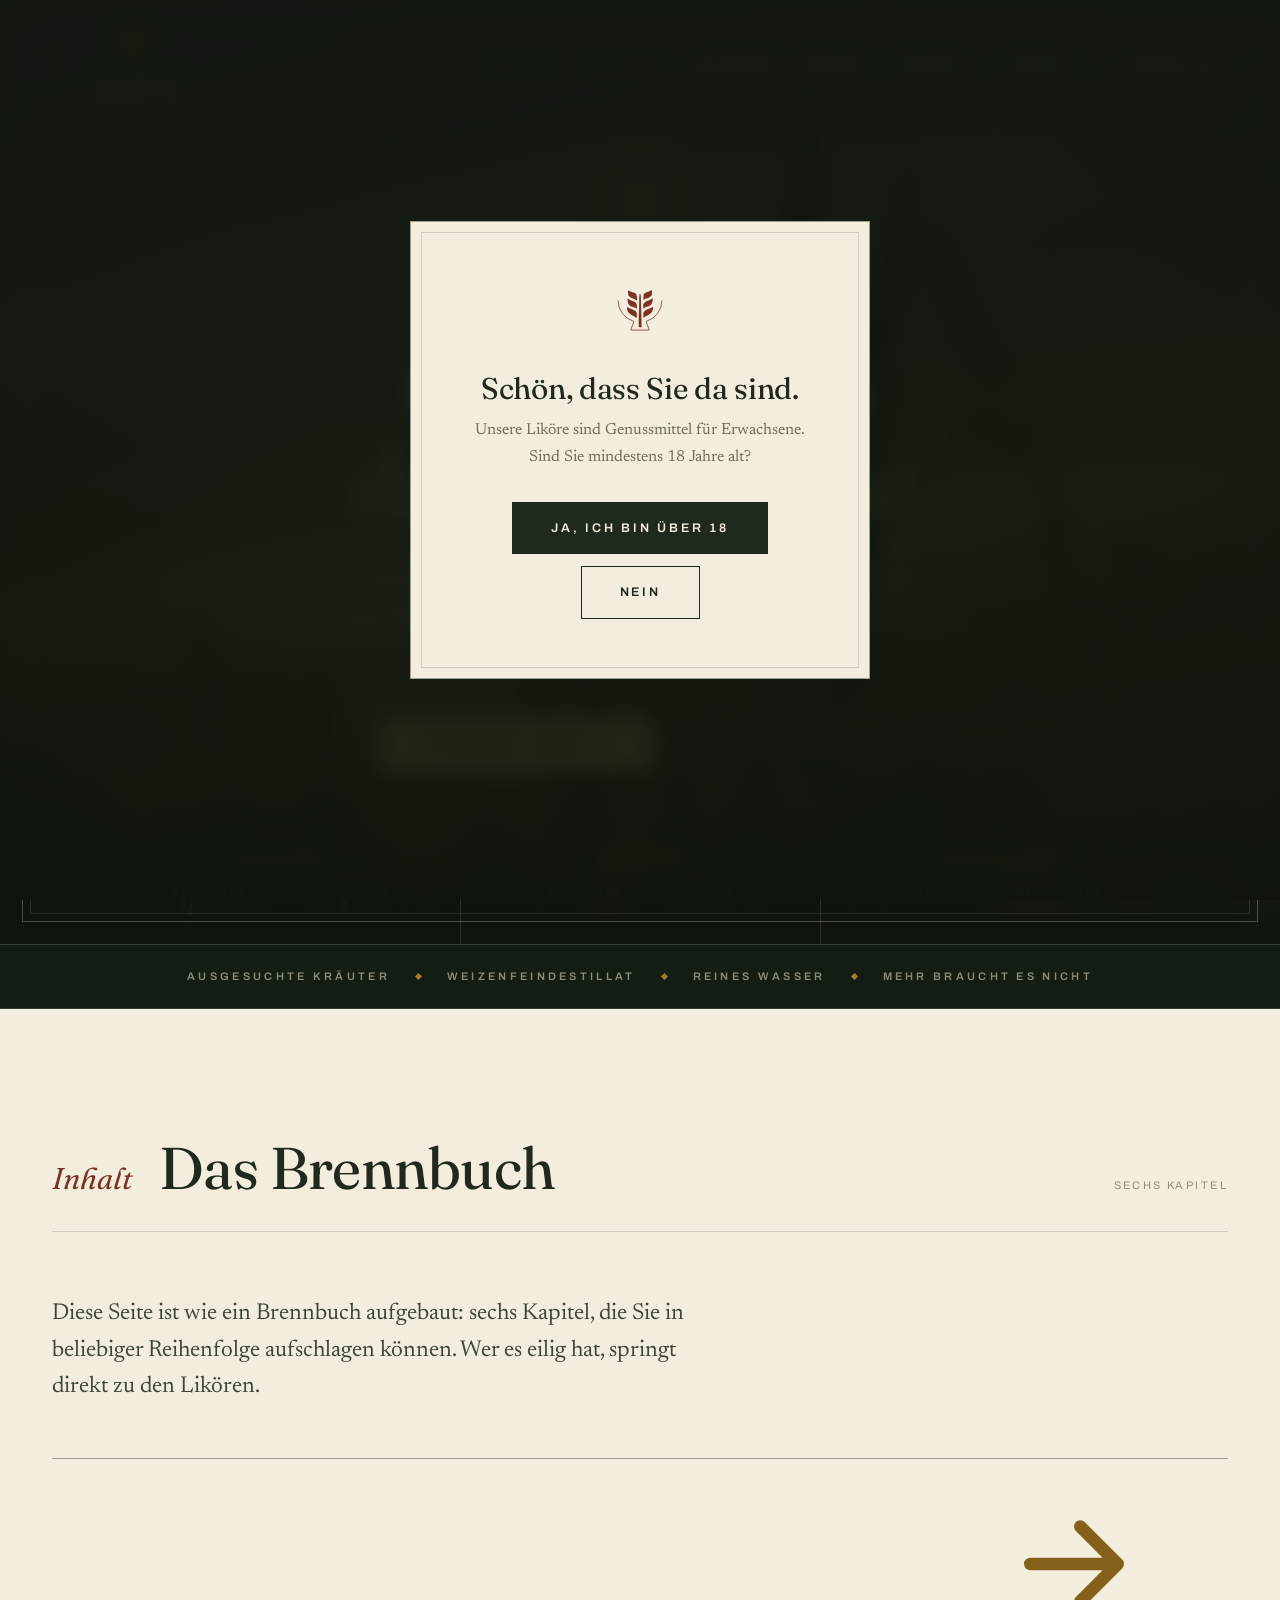
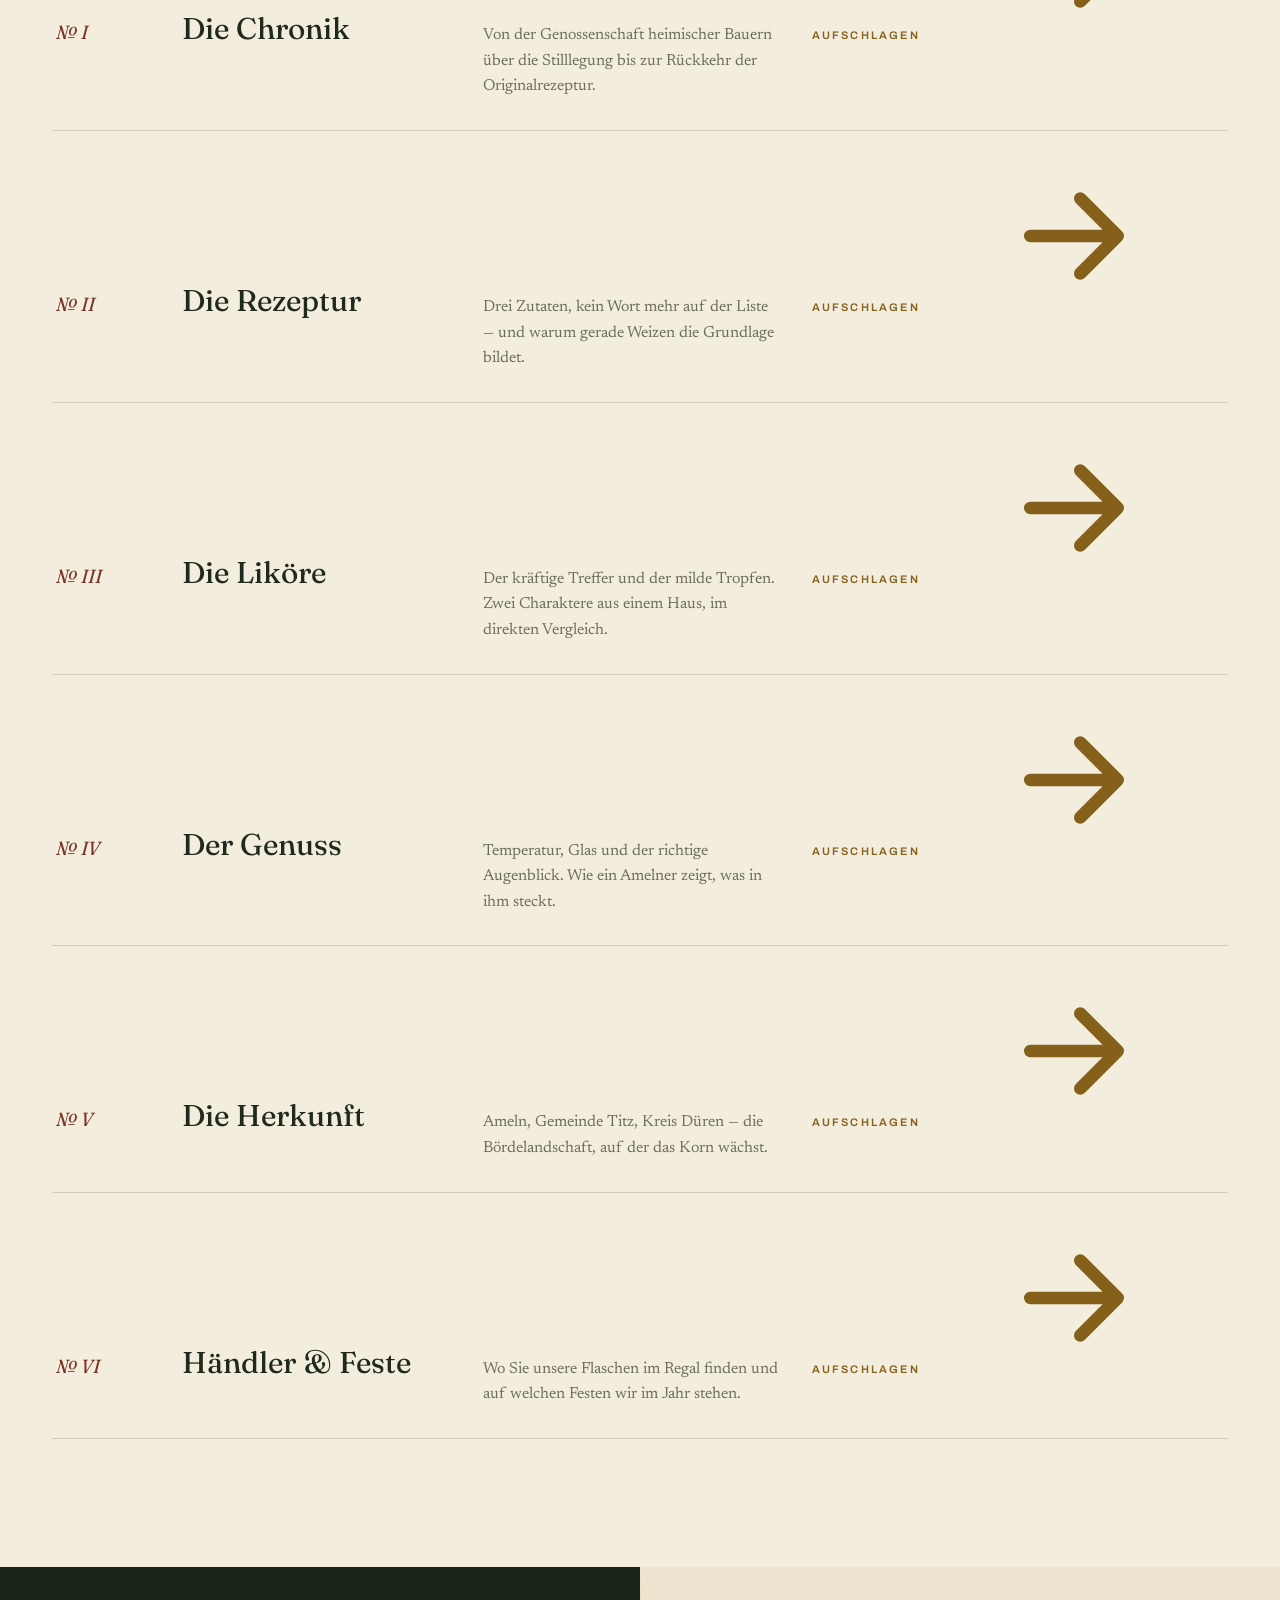
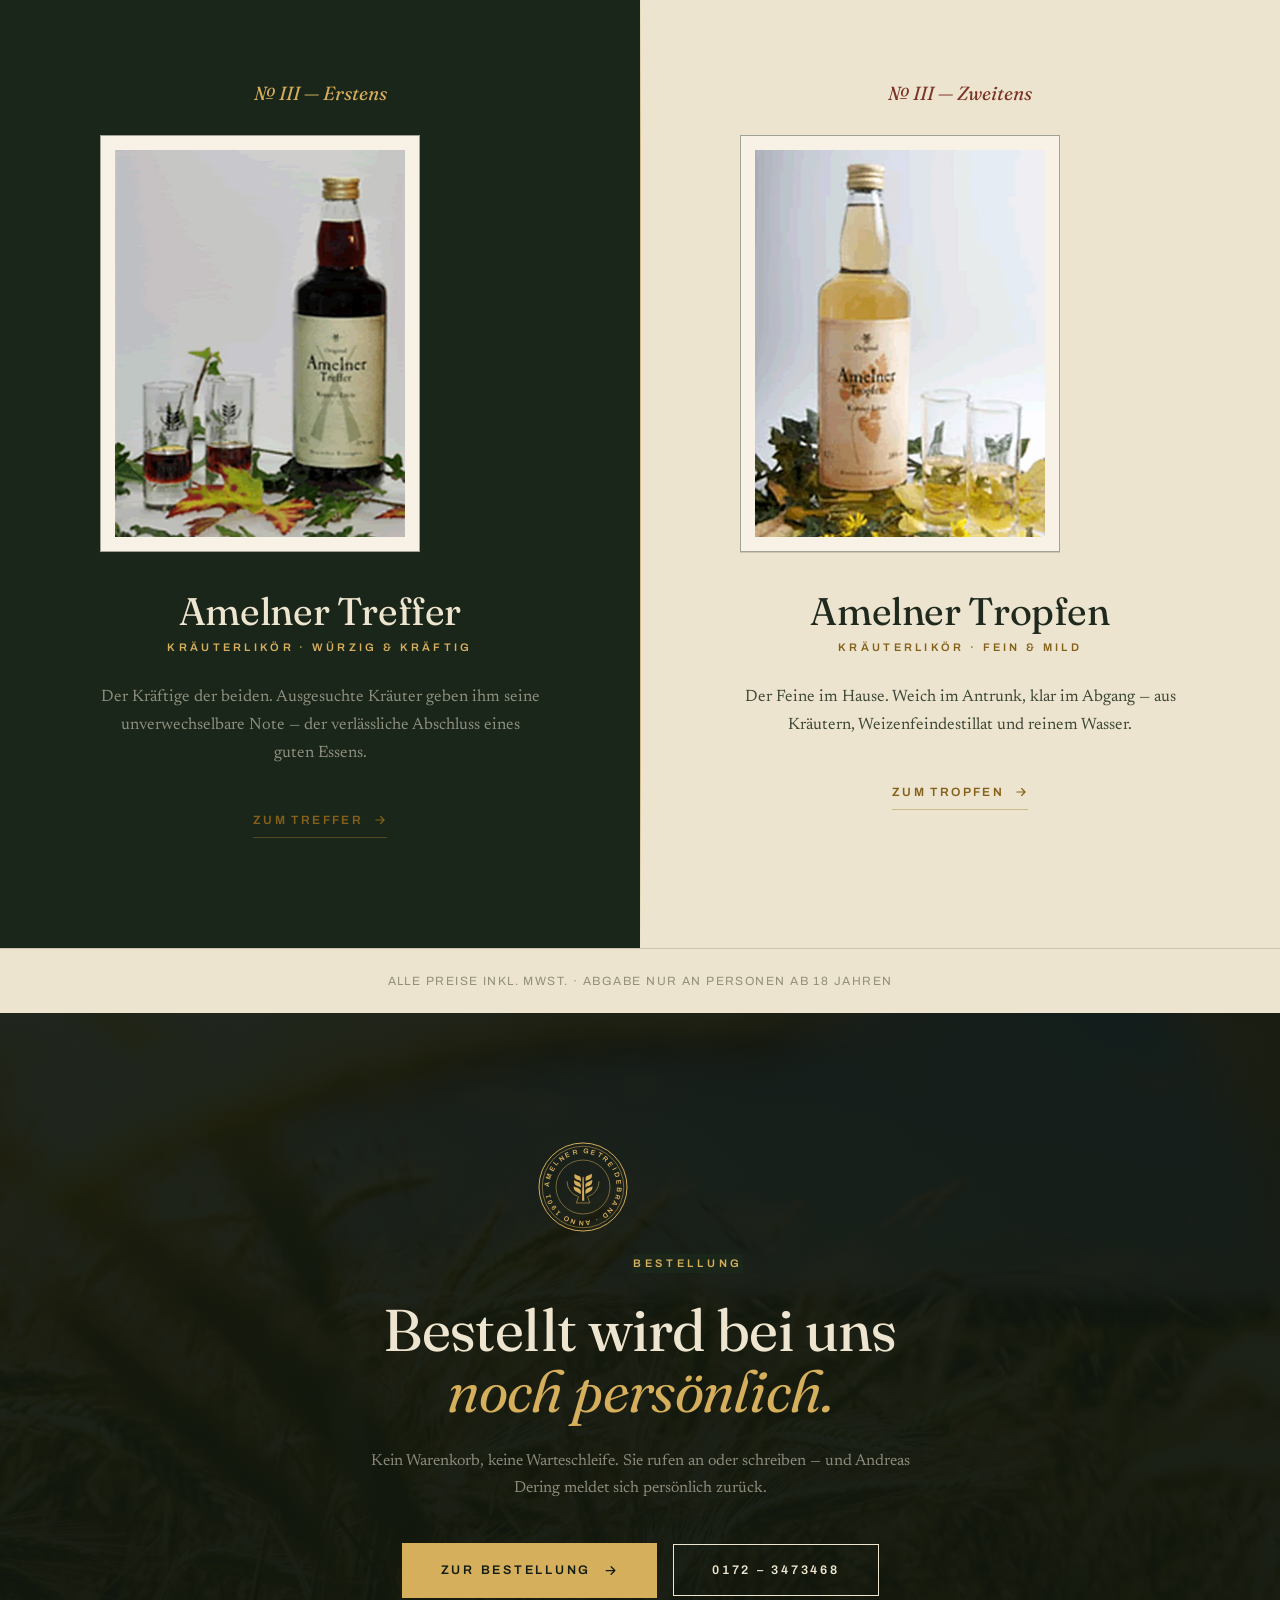
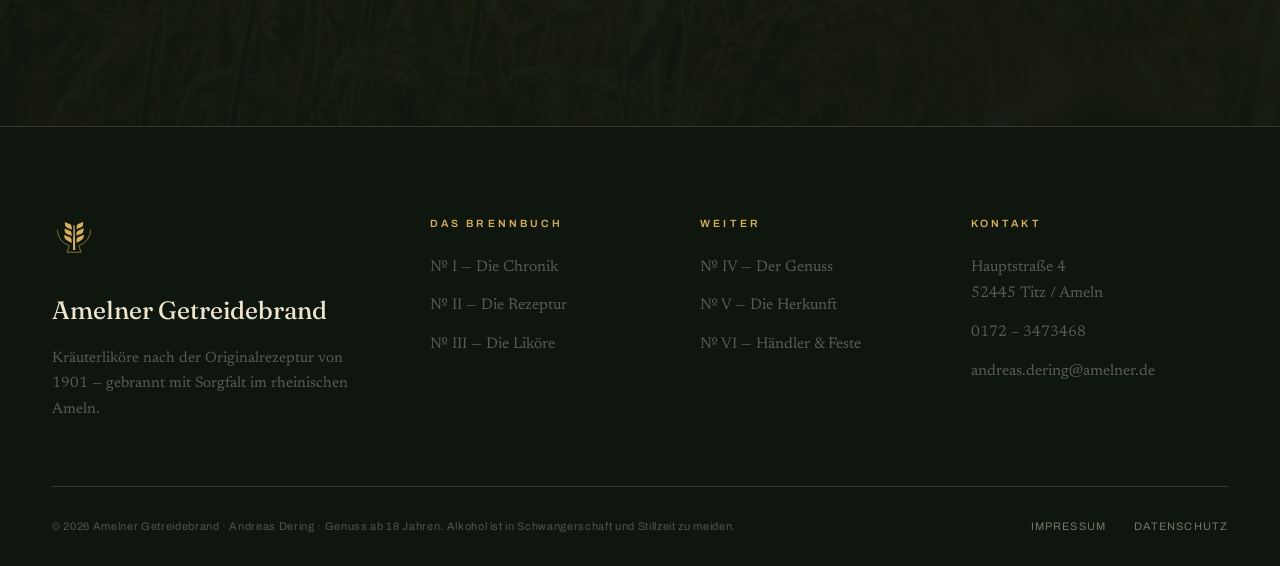
<file: index.html>
<!DOCTYPE html>
<html lang="de">
<head>
<meta charset="UTF-8">
<meta name="viewport" content="width=device-width, initial-scale=1.0">
<title>Amelner Getreidebrand — Kräuterliköre nach Originalrezeptur, seit 1901</title>
<meta name="description" content="Amelner Treffer &amp; Amelner Tropfen — zwei Kräuterliköre nach der Originalrezeptur von 1901, gebrannt in Ameln, Gemeinde Titz.">
<meta name="robots" content="index, follow">
<link rel="canonical" href="https://amelner.de/">
<meta property="og:url" content="https://amelner.de/">
<script type="application/ld+json">
{"@context":"https://schema.org","@type":"LocalBusiness","@id":"#amelner","name":"Amelner Getreidebrand","description":"Kräuterliköre nach der Originalrezeptur von 1901, gebrannt in Ameln, Gemeinde Titz.","founder":{"@type":"Person","name":"Andreas Dering"},"foundingDate":"1901","address":{"@type":"PostalAddress","streetAddress":"Hauptstraße 4","addressLocality":"Titz","addressRegion":"Nordrhein-Westfalen","postalCode":"52445","addressCountry":"DE"},"telephone":"+491723473468","email":"andreas.dering@amelner.de","areaServed":"Rheinland","knowsLanguage":"de"}
</script>

<meta property="og:type" content="website">
<meta property="og:title" content="Amelner Getreidebrand — Kräuterliköre nach Originalrezeptur, seit 1901">
<meta property="og:description" content="Amelner Treffer &amp; Amelner Tropfen — zwei Kräuterliköre nach der Originalrezeptur von 1901, gebrannt in Ameln, Gemeinde Titz.">
<meta property="og:image" content="https://amelner.de/assets/img/hero-korn-abend-1200.jpg">
<meta property="og:locale" content="de_DE">
<link rel="icon" type="image/png" href="assets/img/logo-gold.png">
<link rel="preconnect" href="https://fonts.googleapis.com">
<link rel="preconnect" href="https://fonts.gstatic.com" crossorigin>
<link href="https://fonts.googleapis.com/css2?family=Fraunces:ital,opsz,wght@0,9..144,340..640;1,9..144,340..640&family=Newsreader:opsz,wght@6..72,400..600&family=Archivo:wght@400..600&display=swap" rel="stylesheet">
<link rel="stylesheet" href="css/style.css">
</head>
<body>
<a href="#inhalt" class="skip">Zum Inhalt springen</a>
<svg width="0" height="0" style="position:absolute" aria-hidden="true"><defs>
<g id="mark-g" transform="translate(-21.105,-1.132) scale(0.12105)"><g fill="none" stroke="currentColor" stroke-width="13"><path d="M295 340A375 375 0 0 0 565 700"/><path d="M1045 340A375 375 0 0 1 775 700"/><path d="M565 700L512 848L828 848L775 700"/></g><g transform="translate(0.000000,960.000000) scale(0.100000,-0.100000)"> <path d="M8651 7919 c-13 -5 -56 -30 -96 -54 -70 -44 -260 -130 -340 -155 -22 -6 -84 -32 -138 -57 -74 -34 -122 -49 -193 -59 -163 -25 -260 -74 -393 -200 -79 -74 -91 -94 -145 -233 -52 -135 -58 -193 -54 -514 4 -315 8 -340 63 -345 24 -2 42 7 83 42 81 69 224 142 307 157 113 19 371 114 445 163 36 24 84 53 106 64 23 12 75 47 115 79 41 32 90 70 109 83 63 44 141 114 160 145 36 59 79 322 86 530 12 333 -9 397 -115 354z"/> <path d="M4700 7887 c-65 -32 -77 -161 -40 -432 64 -466 43 -420 285 -629 55 -48 123 -97 151 -111 28 -13 72 -42 99 -64 26 -21 68 -47 94 -57 25 -9 71 -32 102 -51 42 -26 81 -38 160 -53 247 -45 359 -103 497 -259 72 -81 103 -95 135 -62 22 21 22 27 22 334 l0 312 -33 80 c-19 44 -47 127 -64 185 -44 158 -97 241 -211 334 -73 59 -174 99 -323 130 -40 8 -116 33 -170 57 -55 23 -148 59 -209 79 -113 38 -309 131 -380 180 -50 35 -83 43 -115 27z"/> <path d="M6644 7251 c-44 -27 -54 -66 -54 -210 -1 -69 -5 -157 -11 -196 -5 -38 -12 -389 -15 -780 -2 -390 -7 -717 -11 -725 -3 -8 -9 -208 -13 -445 -6 -318 -12 -451 -23 -510 -15 -79 -28 -843 -32 -1930 0 -192 -5 -438 -10 -545 -7 -178 -6 -199 10 -233 28 -60 37 -62 260 -58 196 2 200 3 225 27 30 29 39 126 20 219 -14 63 -21 284 -39 1175 -6 294 -15 589 -21 655 -5 66 -12 359 -15 650 -3 292 -10 584 -15 650 -6 66 -12 356 -14 645 -4 484 -6 532 -25 620 -18 85 -20 117 -15 315 5 175 3 242 -10 324 -9 58 -16 136 -16 175 0 93 -14 139 -51 170 -37 31 -81 34 -125 7z"/> <path d="M8715 6472 c-27 -16 -89 -54 -138 -85 -134 -87 -244 -136 -442 -198 -278 -86 -434 -170 -583 -314 -150 -145 -199 -208 -261 -339 -58 -125 -68 -166 -51 -222 6 -21 16 -95 20 -164 22 -307 25 -334 46 -355 30 -30 55 -17 148 79 118 122 216 172 423 216 75 17 153 38 172 48 20 10 108 56 196 102 340 175 383 217 484 456 27 66 69 187 92 269 l44 150 0 171 c0 155 -2 174 -19 193 -26 29 -70 26 -131 -7z"/> <path d="M4603 6446 l-28 -24 0 -179 c1 -205 20 -316 85 -488 20 -55 43 -118 50 -140 35 -111 162 -244 312 -327 181 -101 370 -189 458 -213 47 -12 98 -28 115 -35 16 -6 60 -18 98 -26 100 -21 221 -92 315 -184 106 -105 137 -110 153 -29 4 24 6 76 2 116 -3 39 0 152 7 251 11 161 11 185 -4 237 -41 140 -152 336 -235 413 -82 78 -185 149 -246 172 -33 12 -83 35 -111 50 -28 16 -97 46 -155 66 -57 20 -109 40 -115 45 -6 5 -46 18 -88 29 -43 11 -103 33 -134 49 -31 16 -86 43 -122 59 -60 26 -137 73 -249 151 -53 37 -71 38 -108 7z"/> <path d="M8744 5013 c-233 -143 -321 -187 -440 -224 -128 -38 -250 -84 -431 -159 -27 -11 -73 -26 -103 -34 -129 -35 -402 -320 -479 -500 -25 -59 -26 -67 -26 -261 1 -276 14 -523 32 -557 26 -53 100 -30 198 63 29 27 80 58 275 164 52 29 133 75 180 104 47 29 112 65 145 80 33 15 81 46 107 69 26 22 74 55 107 72 32 18 94 61 138 96 43 35 110 88 149 118 81 61 150 158 190 262 13 36 35 86 48 112 41 83 76 266 76 400 0 143 -5 174 -36 207 -31 34 -60 32 -130 -12z"/> <path d="M4551 5004 c-35 -25 -52 -78 -57 -178 -5 -96 -8 -83 75 -386 37 -136 93 -256 153 -326 52 -61 190 -176 272 -226 34 -20 89 -62 124 -92 66 -59 150 -111 269 -169 40 -19 92 -51 114 -71 23 -19 65 -43 93 -52 46 -15 107 -47 265 -138 29 -17 82 -57 118 -88 101 -89 165 -98 177 -25 3 17 10 179 16 358 8 272 8 333 -4 365 -30 85 -85 191 -119 232 -20 23 -56 73 -82 112 -25 38 -67 88 -94 112 -66 60 -224 143 -318 169 -43 12 -99 32 -125 45 -26 13 -78 31 -115 40 -61 14 -150 45 -298 106 -52 21 -163 85 -296 170 -88 56 -133 67 -168 42z"/> </g></g>
<symbol id="mark" viewBox="0 0 120 120"><use href="#mark-g" fill="currentColor"/></symbol>
<symbol id="seal" viewBox="0 0 140 140">
<circle cx="70" cy="70" r="67" fill="none" stroke="currentColor" stroke-width="1.5"/>
<circle cx="70" cy="70" r="62" fill="none" stroke="currentColor" stroke-width=".75"/>
<circle cx="70" cy="70" r="41" fill="none" stroke="currentColor" stroke-width=".75"/>
<path id="seal-path" d="M70,70 m-51,0 a51,51 0 1,1 102,0 a51,51 0 1,1 -102,0" fill="none"/>
<text font-family="Archivo, sans-serif" font-size="10.5" font-weight="600" letter-spacing="3.1" fill="currentColor"><textPath href="#seal-path">AMELNER GETREIDEBRAND · ANNO 1901 · AMELN ·</textPath></text>
<use href="#mark-g" fill="currentColor" transform="translate(38,40) scale(.535)"/></symbol>
<symbol id="aehre" viewBox="0 0 120 120"><path fill="currentColor" d="M60 16c2.2 2.6 3.4 6 3.4 9.6 0 .8-.1 1.6-.2 2.4 1.6-1.4 3.6-2.3 5.7-2.6-.5 3.4-2.3 6.5-5 8.6.1.7.2 1.5.2 2.3 0 .7 0 1.3-.1 2 1.7-1.5 3.8-2.4 6.1-2.6-.6 3.6-2.6 6.8-5.6 8.9-.2 1.2-.5 2.3-.9 3.4l-2.4 28h-2.6l-2.4-28c-.4-1.1-.7-2.2-.9-3.4-3-2.1-5-5.3-5.6-8.9 2.3.2 4.4 1.1 6.1 2.6-.1-.7-.1-1.3-.1-2 0-.8.1-1.6.2-2.3-2.7-2.1-4.5-5.2-5-8.6 2.1.3 4.1 1.2 5.7 2.6-.1-.8-.2-1.6-.2-2.4 0-3.6 1.2-7 3.4-9.6z"/></symbol>
<symbol id="arrow" viewBox="0 0 24 24"><path d="M5 12h14M13 6l6 6-6 6" fill="none" stroke="currentColor" stroke-width="2" stroke-linecap="round" stroke-linejoin="round"/></symbol>
</defs></svg>
<div class="age-gate" id="ageGate" role="dialog" aria-modal="true" aria-labelledby="ageTitle">
  <div class="age-card"><div class="age-card-in">
    <svg class="mark" aria-hidden="true"><use href="#mark"/></svg>
    <h2 id="ageTitle">Schön, dass Sie da sind.</h2>
    <p>Unsere Liköre sind Genussmittel für Erwachsene.<br>Sind Sie mindestens 18&nbsp;Jahre alt?</p>
    <div class="age-actions">
      <button class="btn btn-fill" id="ageYes">Ja, ich bin über 18</button>
      <button class="btn" id="ageNo">Nein</button>
    </div>
    <p class="age-msg" id="ageMsg">Dann müssen wir Sie leider vertrösten — bis zu Ihrem 18.&nbsp;Geburtstag.</p>
  </div></div>
</div>
<header class="header" id="header">
  <div class="header-inner">
    <a href="index.html" class="brand" aria-label="Amelner Getreidebrand — Startseite">
      <svg class="brand-mark" aria-hidden="true"><use href="#mark"/></svg>
      <span class="brand-text"><span class="brand-name">Amelner</span><span class="brand-sub">Getreidebrand · Anno 1901</span></span>
    </a>
    <nav class="nav" aria-label="Hauptnavigation"><a href="chronik.html" class="nav-link">Chronik</a><a href="rezeptur.html" class="nav-link">Rezeptur</a><a href="likoere.html" class="nav-link">Die Liköre</a><a href="genuss.html" class="nav-link">Genuss</a><a href="herkunft.html" class="nav-link">Herkunft</a><a href="haendler.html" class="nav-link">Händler</a><a href="bestellen.html" class="nav-cta">Bestellen</a></nav>
    <button class="hamburger" id="menuToggle" aria-label="Menü öffnen" aria-expanded="false"><span></span><span></span><span></span></button>
  </div>
</header>
<nav class="mobile-nav" id="mobileNav" aria-label="Mobile Navigation">
  <a href="chronik.html">Chronik</a><a href="rezeptur.html">Rezeptur</a><a href="likoere.html">Die Liköre</a><a href="genuss.html">Genuss</a><a href="herkunft.html">Herkunft</a><a href="haendler.html">Händler</a><a href="bestellen.html">Bestellen</a>
  <div class="orn mn-orn"><svg aria-hidden="true"><use href="#aehre"/></svg></div>
  <div class="mn-foot">Ameln · Gemeinde Titz · Anno 1901</div>
</nav>
<section class="hero" id="top">
  <div class="hero-bg"><picture>
      <source type="image/webp" srcset="assets/img/hero-korn-abend-1200.webp 1200w, assets/img/hero-korn-abend-1800.webp 1800w, assets/img/hero-korn-abend-2600.webp 2600w" sizes="100vw">
      <img src="assets/img/hero-korn-abend-2600.jpg" srcset="assets/img/hero-korn-abend-1200.jpg 1200w, assets/img/hero-korn-abend-1800.jpg 1800w, assets/img/hero-korn-abend-2600.jpg 2600w" sizes="100vw" width="2600" height="1734" alt="Ähren im Gegenlicht eines Sonnenuntergangs über einem Kornfeld" loading="eager" fetchpriority="high">
    </picture></div>
  <div class="hero-tint"></div>
  <div class="hero-frame" aria-hidden="true"></div>
  <div class="hero-content">
    <svg class="hero-seal" aria-hidden="true"><use href="#seal"/></svg>
    <div class="hero-kicker">Ameln · Gemeinde Titz · Kreis Düren</div>
    <h1>Gebrannt, wo<br>das Korn <em>wächst.</em></h1>
    <p class="hero-sub">Der <strong>Amelner Treffer</strong> und der <strong>Amelner Tropfen</strong> — zwei Kräuterliköre nach der Originalrezeptur von 1901. Kein Zeitgeist, kein Etikettenschwindel. Ein Stück Heimat im Glas.</p>
    <div class="btn-group">
      <a href="likoere.html" class="btn btn-inv-fill">Die beiden Liköre <svg aria-hidden="true"><use href="#arrow"/></svg></a>
      <a href="chronik.html" class="btn btn-inv">Unsere Chronik</a>
    </div>
  </div>
  <div class="hero-foot">
    <div class="hf"><div class="a">Anno 1901</div><div class="b">Gegründet von Landwirten</div></div>
    <div class="hf"><div class="a">Seit 2010</div><div class="b">Wiederbelebt in Ameln</div></div>
    <div class="hf"><div class="a">Eine Rezeptur</div><div class="b">Unverändert überliefert</div></div>
  </div>
</section>
<div class="creed" aria-hidden="true"><div class="creed-line">
  <span>Ausgesuchte Kräuter</span><span class="sep"></span>
  <span>Weizenfeindestillat</span><span class="sep"></span>
  <span>Reines Wasser</span><span class="sep"></span>
  <span>Mehr braucht es nicht</span>
</div></div>

<main id="inhalt">
<section class="sec-paper">
  <div class="container">
    <div class="chapter rv">
      <span class="no">Inhalt</span><h2>Das Brennbuch</h2>
      <span class="aside">Sechs Kapitel</span>
    </div>
    <p class="lead rv" style="max-width:640px;margin-bottom:52px">Diese Seite ist wie ein Brennbuch aufgebaut: sechs Kapitel, die Sie in beliebiger Reihenfolge aufschlagen können. Wer es eilig hat, springt direkt zu den Likören.</p>
    <div class="chapters"><a class="chapter-row rv" href="chronik.html">
      <span class="no">№ I</span><span class="ti">Die Chronik</span>
      <span class="de">Von der Genossenschaft heimischer Bauern über die Stilllegung bis zur Rückkehr der Originalrezeptur.</span><span class="go">Aufschlagen <svg aria-hidden="true"><use href="#arrow"/></svg></span>
    </a><a class="chapter-row rv" href="rezeptur.html">
      <span class="no">№ II</span><span class="ti">Die Rezeptur</span>
      <span class="de">Drei Zutaten, kein Wort mehr auf der Liste — und warum gerade Weizen die Grundlage bildet.</span><span class="go">Aufschlagen <svg aria-hidden="true"><use href="#arrow"/></svg></span>
    </a><a class="chapter-row rv" href="likoere.html">
      <span class="no">№ III</span><span class="ti">Die Liköre</span>
      <span class="de">Der kräftige Treffer und der milde Tropfen. Zwei Charaktere aus einem Haus, im direkten Vergleich.</span><span class="go">Aufschlagen <svg aria-hidden="true"><use href="#arrow"/></svg></span>
    </a><a class="chapter-row rv" href="genuss.html">
      <span class="no">№ IV</span><span class="ti">Der Genuss</span>
      <span class="de">Temperatur, Glas und der richtige Augenblick. Wie ein Amelner zeigt, was in ihm steckt.</span><span class="go">Aufschlagen <svg aria-hidden="true"><use href="#arrow"/></svg></span>
    </a><a class="chapter-row rv" href="herkunft.html">
      <span class="no">№ V</span><span class="ti">Die Herkunft</span>
      <span class="de">Ameln, Gemeinde Titz, Kreis Düren — die Bördelandschaft, auf der das Korn wächst.</span><span class="go">Aufschlagen <svg aria-hidden="true"><use href="#arrow"/></svg></span>
    </a><a class="chapter-row rv" href="haendler.html">
      <span class="no">№ VI</span><span class="ti">Händler &amp; Feste</span>
      <span class="de">Wo Sie unsere Flaschen im Regal finden und auf welchen Festen wir im Jahr stehen.</span><span class="go">Aufschlagen <svg aria-hidden="true"><use href="#arrow"/></svg></span>
    </a></div>
  </div>
</section>

<section class="likoere sec-paper2">
  <div class="diptych">
    <article class="likoer likoer-dark"><div class="rv">
      <div class="likoer-No">№ III — Erstens</div>
      <div class="plate"><picture>
      <source type="image/webp" srcset="assets/img/treffer-r3-280.webp 280w, assets/img/treffer-r3.webp 537w" sizes="(max-width:900px) 58vw, 300px">
      <img src="assets/img/treffer-r3.jpg" srcset="assets/img/treffer-r3-280.jpg 280w, assets/img/treffer-r3.jpg 537w" sizes="(max-width:900px) 58vw, 300px" width="537" height="726" alt="Flasche Amelner Treffer mit zwei gefüllten Likörgläsern" loading="lazy">
    </picture></div>
      <h3>Amelner Treffer</h3>
      <div class="char">Kräuterlikör · Würzig &amp; kräftig</div>
      <p class="desc">Der Kräftige der beiden. Ausgesuchte Kräuter geben ihm seine unverwechselbare Note — der verlässliche Abschluss eines guten Essens.</p>
      <a href="likoere.html#treffer" class="text-link">Zum Treffer <svg aria-hidden="true"><use href="#arrow"/></svg></a>
    </div></article>
    <article class="likoer likoer-light"><div class="rv rv1">
      <div class="likoer-No">№ III — Zweitens</div>
      <div class="plate"><picture>
      <source type="image/webp" srcset="assets/img/tropfen-r3-280.webp 280w, assets/img/tropfen-r3.webp 552w" sizes="(max-width:900px) 58vw, 300px">
      <img src="assets/img/tropfen-r3.jpg" srcset="assets/img/tropfen-r3-280.jpg 280w, assets/img/tropfen-r3.jpg 552w" sizes="(max-width:900px) 58vw, 300px" width="552" height="741" alt="Flasche Amelner Tropfen mit zwei Likörgläsern" loading="lazy">
    </picture></div>
      <h3>Amelner Tropfen</h3>
      <div class="char">Kräuterlikör · Fein &amp; mild</div>
      <p class="desc">Der Feine im Hause. Weich im Antrunk, klar im Abgang — aus Kräutern, Weizenfeindestillat und reinem Wasser.</p>
      <a href="likoere.html#tropfen" class="text-link">Zum Tropfen <svg aria-hidden="true"><use href="#arrow"/></svg></a>
    </div></article>
  </div>
  <div class="likoere-foot">Alle Preise inkl. MwSt. · Abgabe nur an Personen ab 18&nbsp;Jahren</div>
</section>

<section class="inv order">
  <div class="container"><div class="order-wrap">
    <svg class="order-seal rv" aria-hidden="true"><use href="#seal"/></svg>
    <div class="kicker inv center rv">Bestellung</div>
    <h2 class="rv rv1">Bestellt wird bei uns<br><em class="disp-em" style="color:var(--amber-light)">noch persönlich.</em></h2>
    <p class="order-note rv rv1" style="margin-top:26px">Kein Warenkorb, keine Warteschleife. Sie rufen an oder schreiben — und Andreas Dering meldet sich persönlich zurück.</p>
    <div class="btn-group rv rv2" style="justify-content:center;margin-top:34px">
      <a href="bestellen.html" class="btn btn-inv-fill">Zur Bestellung <svg aria-hidden="true"><use href="#arrow"/></svg></a>
      <a href="tel:+491723473468" class="btn btn-inv">0172 – 3473468</a>
    </div>
  </div></div>
</section>
</main>
<footer class="footer">
  <div class="container">
    <div class="footer-top">
      <div class="footer-brand">
        <svg class="brand-mark" aria-hidden="true"><use href="#mark"/></svg>
        <div class="fb-name">Amelner Getreidebrand</div>
        <p>Kräuterliköre nach der Originalrezeptur von 1901 — gebrannt mit Sorgfalt im rheinischen Ameln.</p>
      </div>
      <div class="footer-col">
        <h5>Das Brennbuch</h5>
        <a href="chronik.html">№ I — Die Chronik</a>
        <a href="rezeptur.html">№ II — Die Rezeptur</a>
        <a href="likoere.html">№ III — Die Liköre</a>
      </div>
      <div class="footer-col">
        <h5>Weiter</h5>
        <a href="genuss.html">№ IV — Der Genuss</a>
        <a href="herkunft.html">№ V — Die Herkunft</a>
        <a href="haendler.html">№ VI — Händler &amp; Feste</a>
      </div>
      <div class="footer-col">
        <h5>Kontakt</h5>
        <p>Hauptstraße 4<br>52445 Titz / Ameln</p>
        <a href="tel:+491723473468">0172 – 3473468</a>
        <a href="mailto:andreas.dering@amelner.de">andreas.dering@amelner.de</a>
      </div>
    </div>
    <div class="footer-bottom">
      <p>© <span id="year">2026</span> Amelner Getreidebrand · Andreas Dering · Genuss ab 18 Jahren. Alkohol ist in Schwangerschaft und Stillzeit zu meiden.</p>
      <div class="links"><a href="impressum.html">Impressum</a><a href="datenschutz.html">Datenschutz</a></div>
    </div>
  </div>
</footer>
<script src="js/main.js"></script>
</body>
</html>
</file>
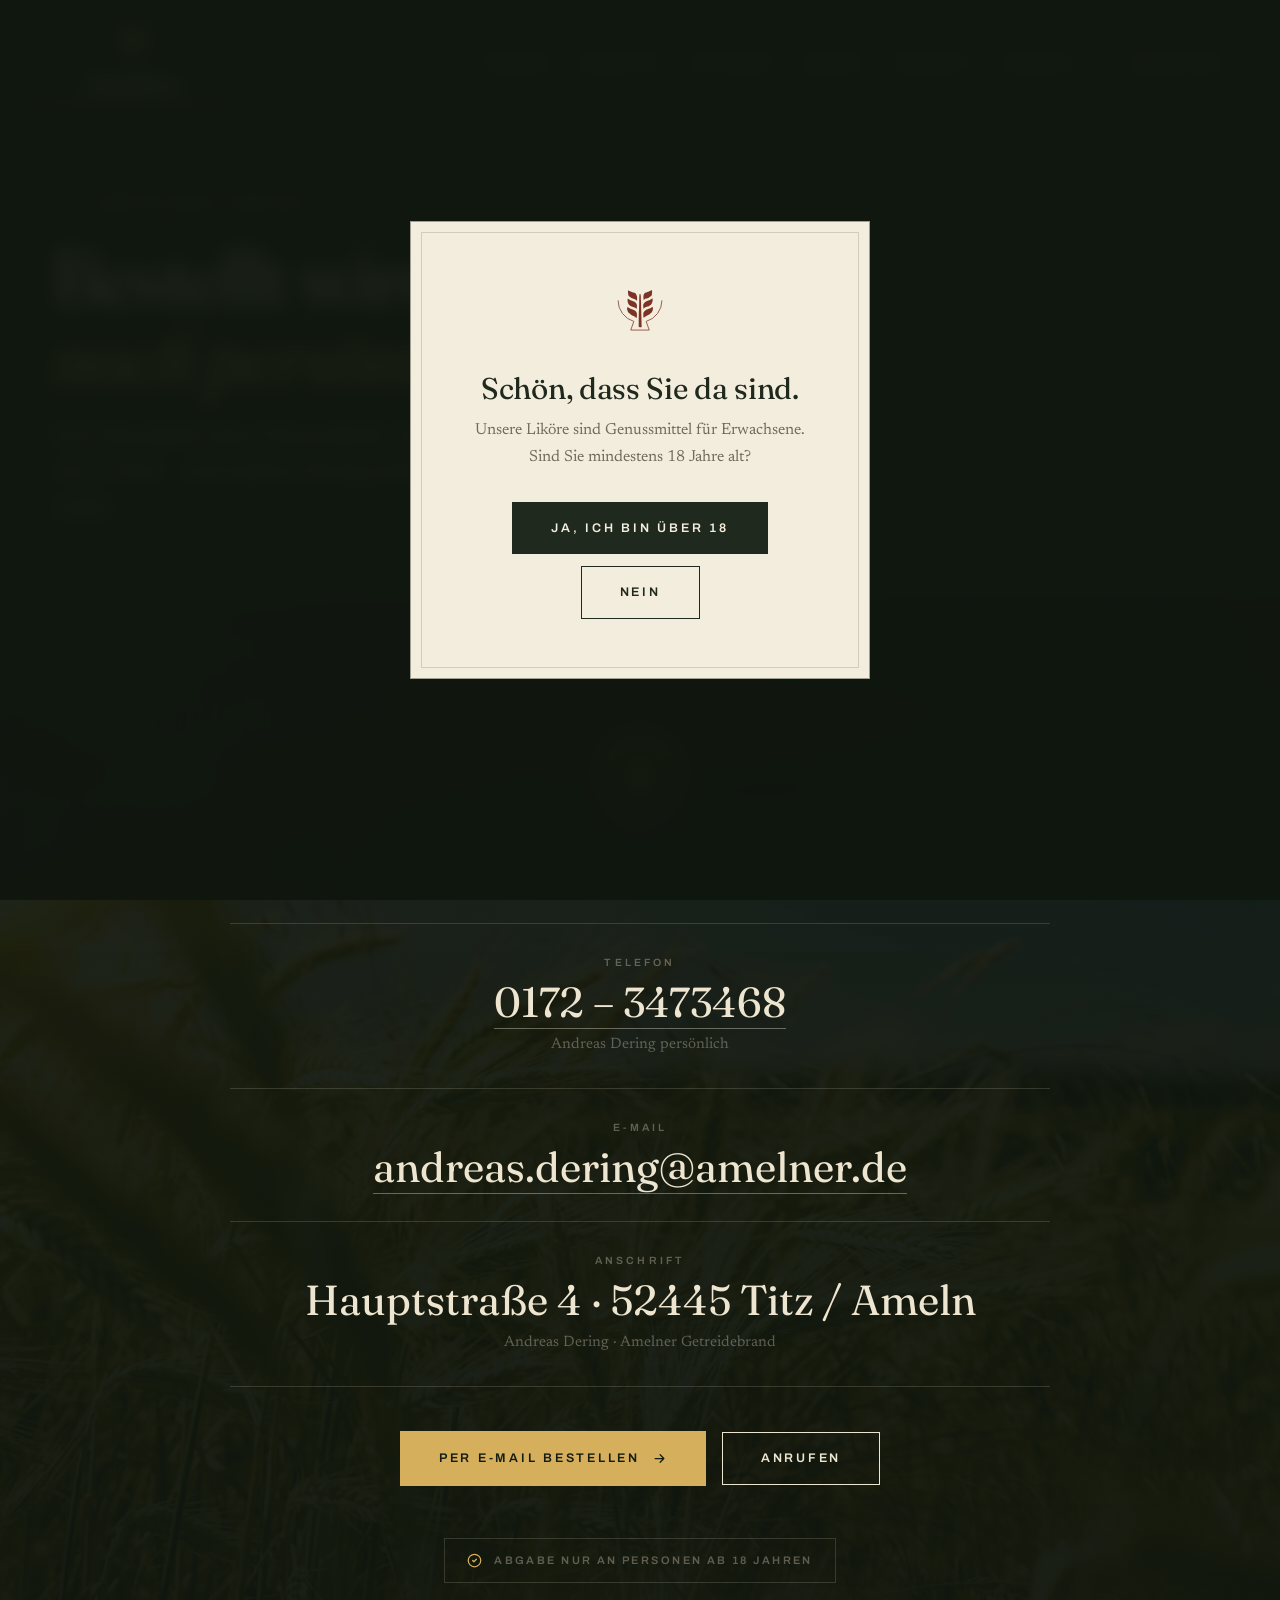
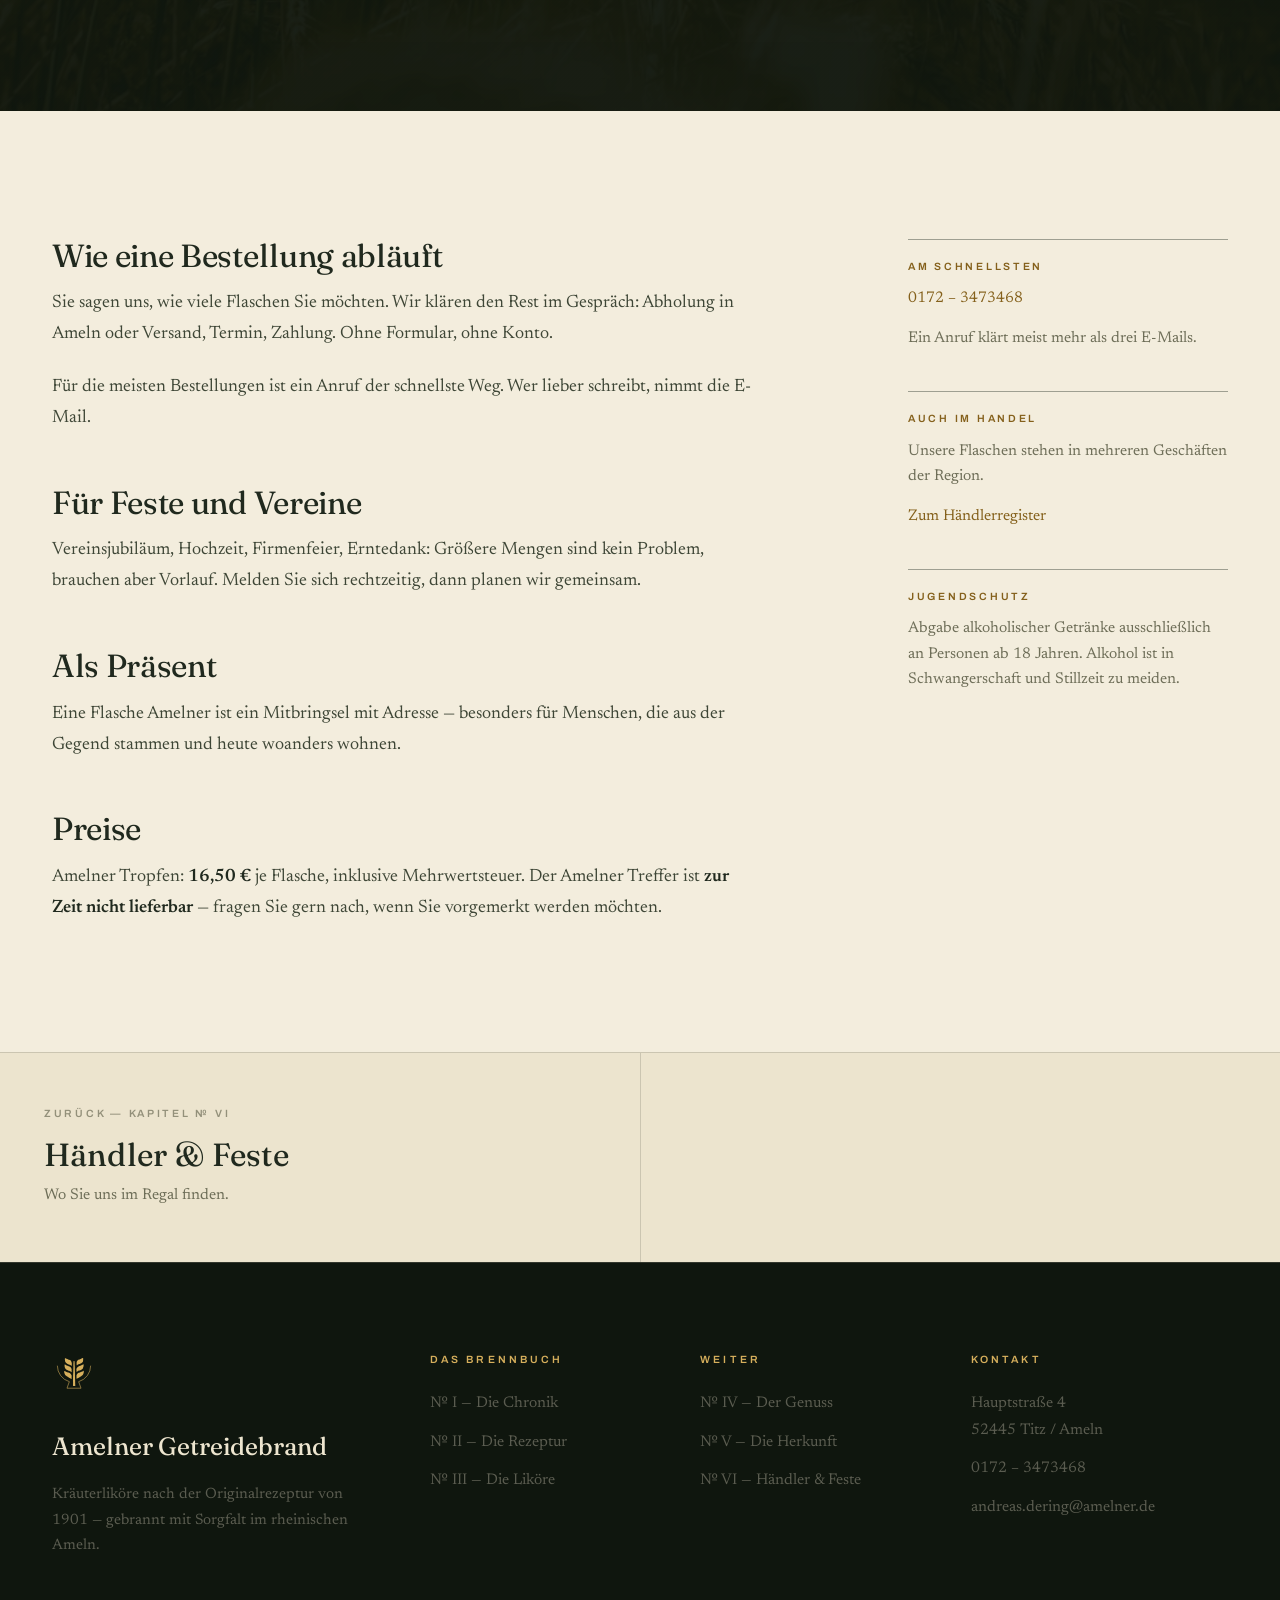
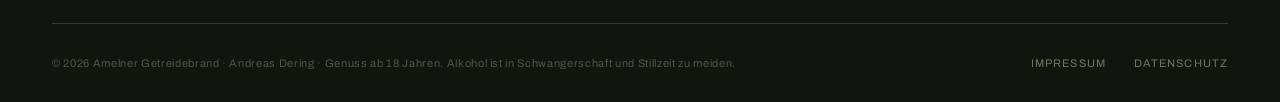
<file: bestellen.html>
<!DOCTYPE html>
<html lang="de">
<head>
<meta charset="UTF-8">
<meta name="viewport" content="width=device-width, initial-scale=1.0">
<title>Bestellen — Amelner Getreidebrand</title>
<meta name="description" content="Bestellung per Telefon oder E-Mail, persönlich beantwortet. Auch für Feste, Vereine und Präsente.">
<meta name="robots" content="index, follow">
<link rel="canonical" href="https://amelner.de/bestellen.html">
<meta property="og:url" content="https://amelner.de/bestellen.html">
<script type="application/ld+json">
{"@context":"https://schema.org","@type":"LocalBusiness","@id":"#amelner","name":"Amelner Getreidebrand","description":"Kräuterliköre nach der Originalrezeptur von 1901, gebrannt in Ameln, Gemeinde Titz.","founder":{"@type":"Person","name":"Andreas Dering"},"foundingDate":"1901","address":{"@type":"PostalAddress","streetAddress":"Hauptstraße 4","addressLocality":"Titz","addressRegion":"Nordrhein-Westfalen","postalCode":"52445","addressCountry":"DE"},"telephone":"+491723473468","email":"andreas.dering@amelner.de","areaServed":"Rheinland","knowsLanguage":"de"}
</script>

<meta property="og:type" content="website">
<meta property="og:title" content="Bestellen — Amelner Getreidebrand">
<meta property="og:description" content="Bestellung per Telefon oder E-Mail, persönlich beantwortet. Auch für Feste, Vereine und Präsente.">
<meta property="og:image" content="https://amelner.de/assets/img/hero-korn-abend-1200.jpg">
<meta property="og:locale" content="de_DE">
<link rel="icon" type="image/png" href="assets/img/logo-gold.png">
<link rel="preconnect" href="https://fonts.googleapis.com">
<link rel="preconnect" href="https://fonts.gstatic.com" crossorigin>
<link href="https://fonts.googleapis.com/css2?family=Fraunces:ital,opsz,wght@0,9..144,340..640;1,9..144,340..640&family=Newsreader:opsz,wght@6..72,400..600&family=Archivo:wght@400..600&display=swap" rel="stylesheet">
<link rel="stylesheet" href="css/style.css">
</head>
<body>
<a href="#inhalt" class="skip">Zum Inhalt springen</a>
<svg width="0" height="0" style="position:absolute" aria-hidden="true"><defs>
<g id="mark-g" transform="translate(-21.105,-1.132) scale(0.12105)"><g fill="none" stroke="currentColor" stroke-width="13"><path d="M295 340A375 375 0 0 0 565 700"/><path d="M1045 340A375 375 0 0 1 775 700"/><path d="M565 700L512 848L828 848L775 700"/></g><g transform="translate(0.000000,960.000000) scale(0.100000,-0.100000)"> <path d="M8651 7919 c-13 -5 -56 -30 -96 -54 -70 -44 -260 -130 -340 -155 -22 -6 -84 -32 -138 -57 -74 -34 -122 -49 -193 -59 -163 -25 -260 -74 -393 -200 -79 -74 -91 -94 -145 -233 -52 -135 -58 -193 -54 -514 4 -315 8 -340 63 -345 24 -2 42 7 83 42 81 69 224 142 307 157 113 19 371 114 445 163 36 24 84 53 106 64 23 12 75 47 115 79 41 32 90 70 109 83 63 44 141 114 160 145 36 59 79 322 86 530 12 333 -9 397 -115 354z"/> <path d="M4700 7887 c-65 -32 -77 -161 -40 -432 64 -466 43 -420 285 -629 55 -48 123 -97 151 -111 28 -13 72 -42 99 -64 26 -21 68 -47 94 -57 25 -9 71 -32 102 -51 42 -26 81 -38 160 -53 247 -45 359 -103 497 -259 72 -81 103 -95 135 -62 22 21 22 27 22 334 l0 312 -33 80 c-19 44 -47 127 -64 185 -44 158 -97 241 -211 334 -73 59 -174 99 -323 130 -40 8 -116 33 -170 57 -55 23 -148 59 -209 79 -113 38 -309 131 -380 180 -50 35 -83 43 -115 27z"/> <path d="M6644 7251 c-44 -27 -54 -66 -54 -210 -1 -69 -5 -157 -11 -196 -5 -38 -12 -389 -15 -780 -2 -390 -7 -717 -11 -725 -3 -8 -9 -208 -13 -445 -6 -318 -12 -451 -23 -510 -15 -79 -28 -843 -32 -1930 0 -192 -5 -438 -10 -545 -7 -178 -6 -199 10 -233 28 -60 37 -62 260 -58 196 2 200 3 225 27 30 29 39 126 20 219 -14 63 -21 284 -39 1175 -6 294 -15 589 -21 655 -5 66 -12 359 -15 650 -3 292 -10 584 -15 650 -6 66 -12 356 -14 645 -4 484 -6 532 -25 620 -18 85 -20 117 -15 315 5 175 3 242 -10 324 -9 58 -16 136 -16 175 0 93 -14 139 -51 170 -37 31 -81 34 -125 7z"/> <path d="M8715 6472 c-27 -16 -89 -54 -138 -85 -134 -87 -244 -136 -442 -198 -278 -86 -434 -170 -583 -314 -150 -145 -199 -208 -261 -339 -58 -125 -68 -166 -51 -222 6 -21 16 -95 20 -164 22 -307 25 -334 46 -355 30 -30 55 -17 148 79 118 122 216 172 423 216 75 17 153 38 172 48 20 10 108 56 196 102 340 175 383 217 484 456 27 66 69 187 92 269 l44 150 0 171 c0 155 -2 174 -19 193 -26 29 -70 26 -131 -7z"/> <path d="M4603 6446 l-28 -24 0 -179 c1 -205 20 -316 85 -488 20 -55 43 -118 50 -140 35 -111 162 -244 312 -327 181 -101 370 -189 458 -213 47 -12 98 -28 115 -35 16 -6 60 -18 98 -26 100 -21 221 -92 315 -184 106 -105 137 -110 153 -29 4 24 6 76 2 116 -3 39 0 152 7 251 11 161 11 185 -4 237 -41 140 -152 336 -235 413 -82 78 -185 149 -246 172 -33 12 -83 35 -111 50 -28 16 -97 46 -155 66 -57 20 -109 40 -115 45 -6 5 -46 18 -88 29 -43 11 -103 33 -134 49 -31 16 -86 43 -122 59 -60 26 -137 73 -249 151 -53 37 -71 38 -108 7z"/> <path d="M8744 5013 c-233 -143 -321 -187 -440 -224 -128 -38 -250 -84 -431 -159 -27 -11 -73 -26 -103 -34 -129 -35 -402 -320 -479 -500 -25 -59 -26 -67 -26 -261 1 -276 14 -523 32 -557 26 -53 100 -30 198 63 29 27 80 58 275 164 52 29 133 75 180 104 47 29 112 65 145 80 33 15 81 46 107 69 26 22 74 55 107 72 32 18 94 61 138 96 43 35 110 88 149 118 81 61 150 158 190 262 13 36 35 86 48 112 41 83 76 266 76 400 0 143 -5 174 -36 207 -31 34 -60 32 -130 -12z"/> <path d="M4551 5004 c-35 -25 -52 -78 -57 -178 -5 -96 -8 -83 75 -386 37 -136 93 -256 153 -326 52 -61 190 -176 272 -226 34 -20 89 -62 124 -92 66 -59 150 -111 269 -169 40 -19 92 -51 114 -71 23 -19 65 -43 93 -52 46 -15 107 -47 265 -138 29 -17 82 -57 118 -88 101 -89 165 -98 177 -25 3 17 10 179 16 358 8 272 8 333 -4 365 -30 85 -85 191 -119 232 -20 23 -56 73 -82 112 -25 38 -67 88 -94 112 -66 60 -224 143 -318 169 -43 12 -99 32 -125 45 -26 13 -78 31 -115 40 -61 14 -150 45 -298 106 -52 21 -163 85 -296 170 -88 56 -133 67 -168 42z"/> </g></g>
<symbol id="mark" viewBox="0 0 120 120"><use href="#mark-g" fill="currentColor"/></symbol>
<symbol id="seal" viewBox="0 0 140 140">
<circle cx="70" cy="70" r="67" fill="none" stroke="currentColor" stroke-width="1.5"/>
<circle cx="70" cy="70" r="62" fill="none" stroke="currentColor" stroke-width=".75"/>
<circle cx="70" cy="70" r="41" fill="none" stroke="currentColor" stroke-width=".75"/>
<path id="seal-path" d="M70,70 m-51,0 a51,51 0 1,1 102,0 a51,51 0 1,1 -102,0" fill="none"/>
<text font-family="Archivo, sans-serif" font-size="10.5" font-weight="600" letter-spacing="3.1" fill="currentColor"><textPath href="#seal-path">AMELNER GETREIDEBRAND · ANNO 1901 · AMELN ·</textPath></text>
<use href="#mark-g" fill="currentColor" transform="translate(38,40) scale(.535)"/></symbol>
<symbol id="aehre" viewBox="0 0 120 120"><path fill="currentColor" d="M60 16c2.2 2.6 3.4 6 3.4 9.6 0 .8-.1 1.6-.2 2.4 1.6-1.4 3.6-2.3 5.7-2.6-.5 3.4-2.3 6.5-5 8.6.1.7.2 1.5.2 2.3 0 .7 0 1.3-.1 2 1.7-1.5 3.8-2.4 6.1-2.6-.6 3.6-2.6 6.8-5.6 8.9-.2 1.2-.5 2.3-.9 3.4l-2.4 28h-2.6l-2.4-28c-.4-1.1-.7-2.2-.9-3.4-3-2.1-5-5.3-5.6-8.9 2.3.2 4.4 1.1 6.1 2.6-.1-.7-.1-1.3-.1-2 0-.8.1-1.6.2-2.3-2.7-2.1-4.5-5.2-5-8.6 2.1.3 4.1 1.2 5.7 2.6-.1-.8-.2-1.6-.2-2.4 0-3.6 1.2-7 3.4-9.6z"/></symbol>
<symbol id="arrow" viewBox="0 0 24 24"><path d="M5 12h14M13 6l6 6-6 6" fill="none" stroke="currentColor" stroke-width="2" stroke-linecap="round" stroke-linejoin="round"/></symbol>
</defs></svg>
<div class="age-gate" id="ageGate" role="dialog" aria-modal="true" aria-labelledby="ageTitle">
  <div class="age-card"><div class="age-card-in">
    <svg class="mark" aria-hidden="true"><use href="#mark"/></svg>
    <h2 id="ageTitle">Schön, dass Sie da sind.</h2>
    <p>Unsere Liköre sind Genussmittel für Erwachsene.<br>Sind Sie mindestens 18&nbsp;Jahre alt?</p>
    <div class="age-actions">
      <button class="btn btn-fill" id="ageYes">Ja, ich bin über 18</button>
      <button class="btn" id="ageNo">Nein</button>
    </div>
    <p class="age-msg" id="ageMsg">Dann müssen wir Sie leider vertrösten — bis zu Ihrem 18.&nbsp;Geburtstag.</p>
  </div></div>
</div>
<header class="header" id="header">
  <div class="header-inner">
    <a href="index.html" class="brand" aria-label="Amelner Getreidebrand — Startseite">
      <svg class="brand-mark" aria-hidden="true"><use href="#mark"/></svg>
      <span class="brand-text"><span class="brand-name">Amelner</span><span class="brand-sub">Getreidebrand · Anno 1901</span></span>
    </a>
    <nav class="nav" aria-label="Hauptnavigation"><a href="chronik.html" class="nav-link">Chronik</a><a href="rezeptur.html" class="nav-link">Rezeptur</a><a href="likoere.html" class="nav-link">Die Liköre</a><a href="genuss.html" class="nav-link">Genuss</a><a href="herkunft.html" class="nav-link">Herkunft</a><a href="haendler.html" class="nav-link">Händler</a><a href="bestellen.html" class="nav-cta">Bestellen</a></nav>
    <button class="hamburger" id="menuToggle" aria-label="Menü öffnen" aria-expanded="false"><span></span><span></span><span></span></button>
  </div>
</header>
<nav class="mobile-nav" id="mobileNav" aria-label="Mobile Navigation">
  <a href="chronik.html">Chronik</a><a href="rezeptur.html">Rezeptur</a><a href="likoere.html">Die Liköre</a><a href="genuss.html">Genuss</a><a href="herkunft.html">Herkunft</a><a href="haendler.html">Händler</a><a href="bestellen.html">Bestellen</a>
  <div class="orn mn-orn"><svg aria-hidden="true"><use href="#aehre"/></svg></div>
  <div class="mn-foot">Ameln · Gemeinde Titz · Anno 1901</div>
</nav>
<section class="page-hero" id="inhalt">
  <div class="page-hero-frame" aria-hidden="true"></div>
  <div class="container"><div class="page-hero-inner">
    <div class="kicker inv">Bestellung &amp; Kontakt</div>
    <h1>Bestellt wird bei uns <em>noch persönlich.</em></h1>
    <p class="lede">Kein Warenkorb, keine Warteschleife. Sie rufen an oder schreiben eine E-Mail — und Andreas Dering meldet sich persönlich bei Ihnen zurück.</p>
    
  </div></div>
</section>

<main>
<section class="inv order">
  <div class="container"><div class="order-wrap">
    <svg class="order-seal rv" aria-hidden="true"><use href="#seal"/></svg>
    <div class="order-lines rv rv1">
      <div class="order-line"><span class="k">Telefon</span>
        <span class="v"><a href="tel:+491723473468">0172 – 3473468</a></span>
        <span class="s">Andreas Dering persönlich</span></div>
      <div class="order-line"><span class="k">E-Mail</span>
        <span class="v"><a href="mailto:andreas.dering@amelner.de?subject=Bestellung%20Amelner%20Getreidebrand">andreas.dering@amelner.de</a></span></div>
      <div class="order-line"><span class="k">Anschrift</span>
        <span class="v">Hauptstraße 4 · 52445 Titz / Ameln</span>
        <span class="s">Andreas Dering · Amelner Getreidebrand</span></div>
    </div>
    <div class="btn-group rv rv2" style="justify-content:center">
      <a href="mailto:andreas.dering@amelner.de?subject=Bestellung%20Amelner%20Getreidebrand" class="btn btn-inv-fill">Per E-Mail bestellen <svg aria-hidden="true"><use href="#arrow"/></svg></a>
      <a href="tel:+491723473468" class="btn btn-inv">Anrufen</a>
    </div>
    <div class="rv rv3"><span class="age-line"><svg viewBox="0 0 24 24" fill="none" stroke="currentColor" stroke-width="2" aria-hidden="true"><circle cx="12" cy="12" r="10"/><path d="M9 12l2 2 4-4" stroke-linecap="round" stroke-linejoin="round"/></svg>Abgabe nur an Personen ab 18 Jahren</span></div>
  </div></div>
</section>

<section class="sec-paper">
  <div class="container">
    <div class="with-aside">
      <div class="prose rv">
        <h3>Wie eine Bestellung abläuft</h3>
        <p>Sie sagen uns, wie viele Flaschen Sie möchten. Wir klären den Rest im Gespräch: Abholung in Ameln oder Versand, Termin, Zahlung. Ohne Formular, ohne Konto.</p>
        <p>Für die meisten Bestellungen ist ein Anruf der schnellste Weg. Wer lieber schreibt, nimmt die E-Mail.</p>

        <h3>Für Feste und Vereine</h3>
        <p>Vereinsjubiläum, Hochzeit, Firmenfeier, Erntedank: Größere Mengen sind kein Problem, brauchen aber Vorlauf. Melden Sie sich rechtzeitig, dann planen wir gemeinsam.</p>

        <h3>Als Präsent</h3>
        <p>Eine Flasche Amelner ist ein Mitbringsel mit Adresse — besonders für Menschen, die aus der Gegend stammen und heute woanders wohnen.</p>

        <h3>Preise</h3>
        <p>Amelner Tropfen: <strong>16,50&nbsp;€</strong> je Flasche, inklusive Mehrwertsteuer. Der Amelner Treffer ist <strong>zur Zeit nicht lieferbar</strong> — fragen Sie gern nach, wenn Sie vorgemerkt werden möchten.</p>
      </div>
      <div>
        <div class="aside-note rv rv1"><h4>Am schnellsten</h4>
          <p><a href="tel:+491723473468">0172 – 3473468</a></p>
          <p>Ein Anruf klärt meist mehr als drei E-Mails.</p></div>
        <div class="aside-note rv rv2" style="margin-top:40px"><h4>Auch im Handel</h4>
          <p>Unsere Flaschen stehen in mehreren Geschäften der Region.</p>
          <p><a href="haendler.html">Zum Händlerregister</a></p></div>
        <div class="aside-note rv rv2" style="margin-top:40px"><h4>Jugendschutz</h4>
          <p>Abgabe alkoholischer Getränke ausschließlich an Personen ab 18 Jahren. Alkohol ist in Schwangerschaft und Stillzeit zu meiden.</p></div>
      </div>
    </div>
  </div>
</section>
</main>
<nav class="next" aria-label="Weiter im Brennbuch">
  <div class="next-inner"><a class="next-card prev" href="haendler.html"><span class="k">Zurück — Kapitel № VI</span><span class="t">Händler & Feste</span><span class="d">Wo Sie uns im Regal finden.</span></a><div class="next-card"></div></div>
</nav>
<footer class="footer">
  <div class="container">
    <div class="footer-top">
      <div class="footer-brand">
        <svg class="brand-mark" aria-hidden="true"><use href="#mark"/></svg>
        <div class="fb-name">Amelner Getreidebrand</div>
        <p>Kräuterliköre nach der Originalrezeptur von 1901 — gebrannt mit Sorgfalt im rheinischen Ameln.</p>
      </div>
      <div class="footer-col">
        <h5>Das Brennbuch</h5>
        <a href="chronik.html">№ I — Die Chronik</a>
        <a href="rezeptur.html">№ II — Die Rezeptur</a>
        <a href="likoere.html">№ III — Die Liköre</a>
      </div>
      <div class="footer-col">
        <h5>Weiter</h5>
        <a href="genuss.html">№ IV — Der Genuss</a>
        <a href="herkunft.html">№ V — Die Herkunft</a>
        <a href="haendler.html">№ VI — Händler &amp; Feste</a>
      </div>
      <div class="footer-col">
        <h5>Kontakt</h5>
        <p>Hauptstraße 4<br>52445 Titz / Ameln</p>
        <a href="tel:+491723473468">0172 – 3473468</a>
        <a href="mailto:andreas.dering@amelner.de">andreas.dering@amelner.de</a>
      </div>
    </div>
    <div class="footer-bottom">
      <p>© <span id="year">2026</span> Amelner Getreidebrand · Andreas Dering · Genuss ab 18 Jahren. Alkohol ist in Schwangerschaft und Stillzeit zu meiden.</p>
      <div class="links"><a href="impressum.html">Impressum</a><a href="datenschutz.html">Datenschutz</a></div>
    </div>
  </div>
</footer>
<script src="js/main.js"></script>
</body>
</html>
</file>
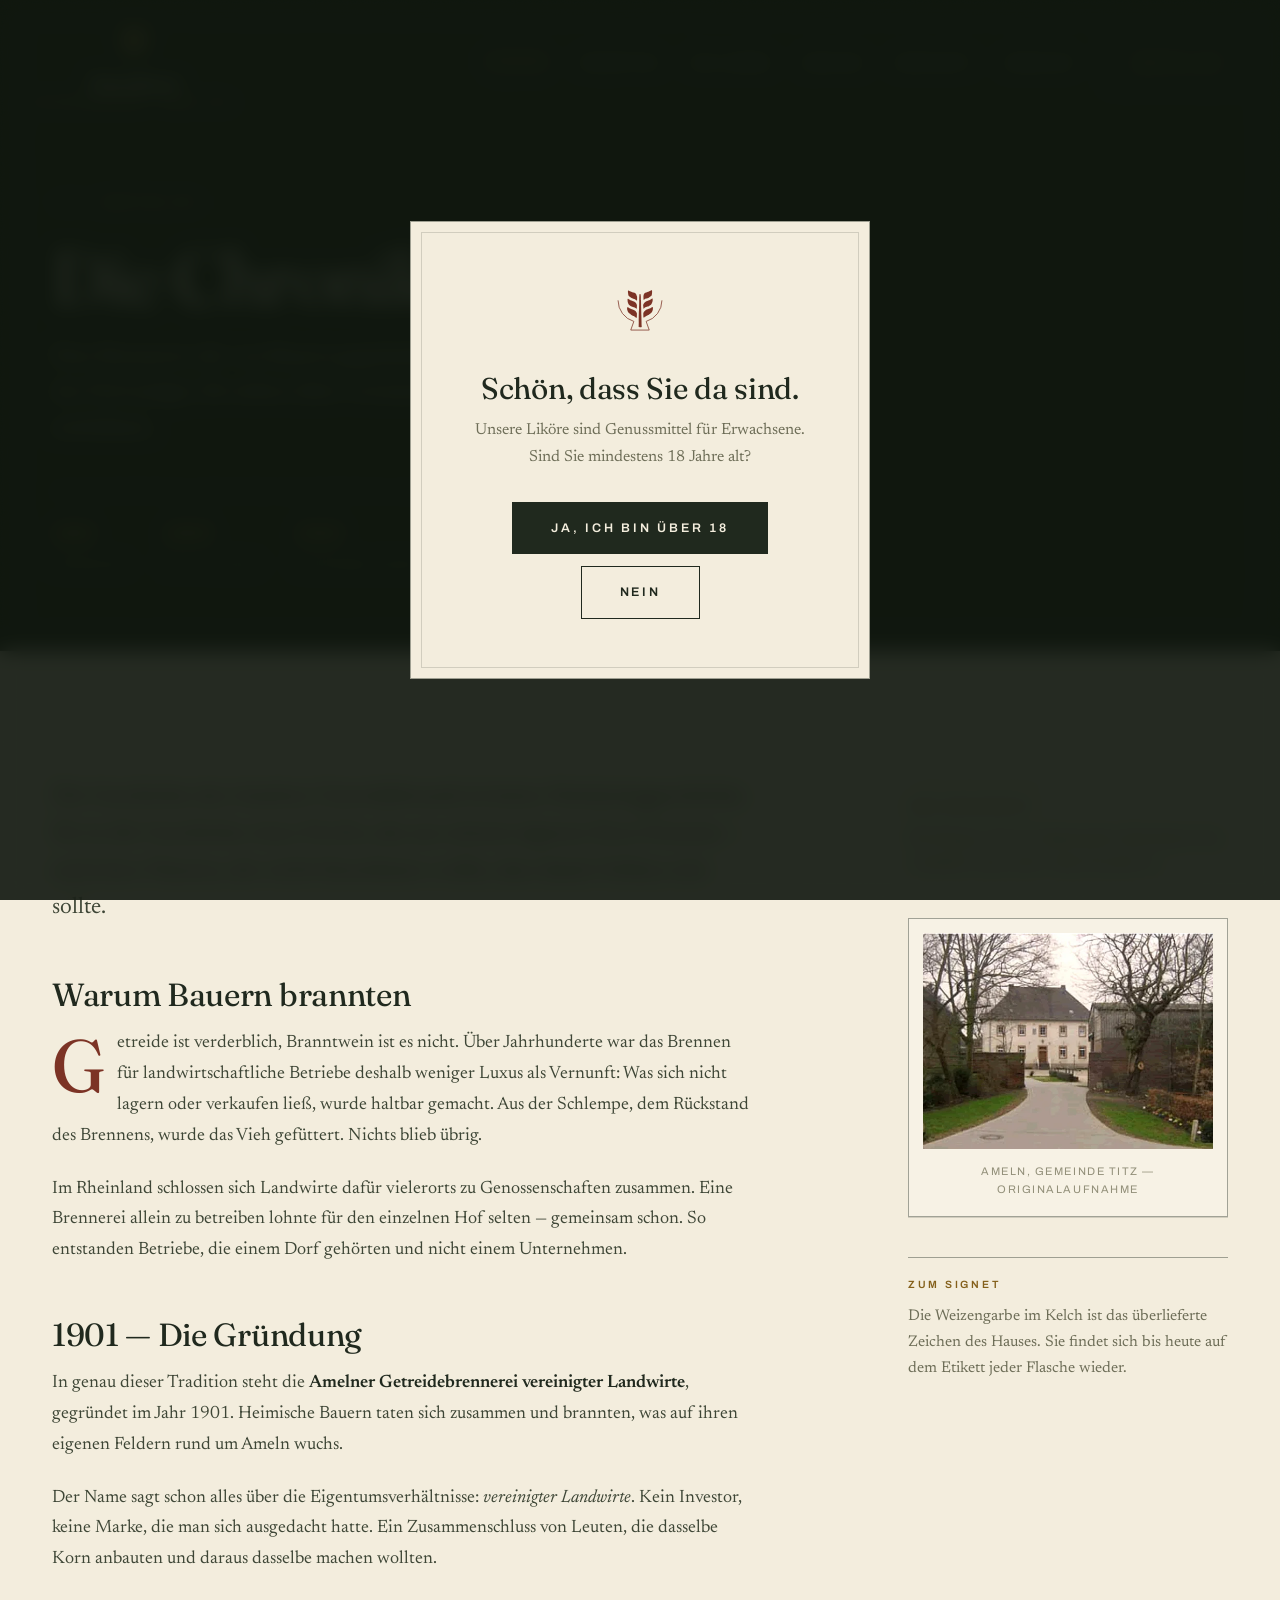
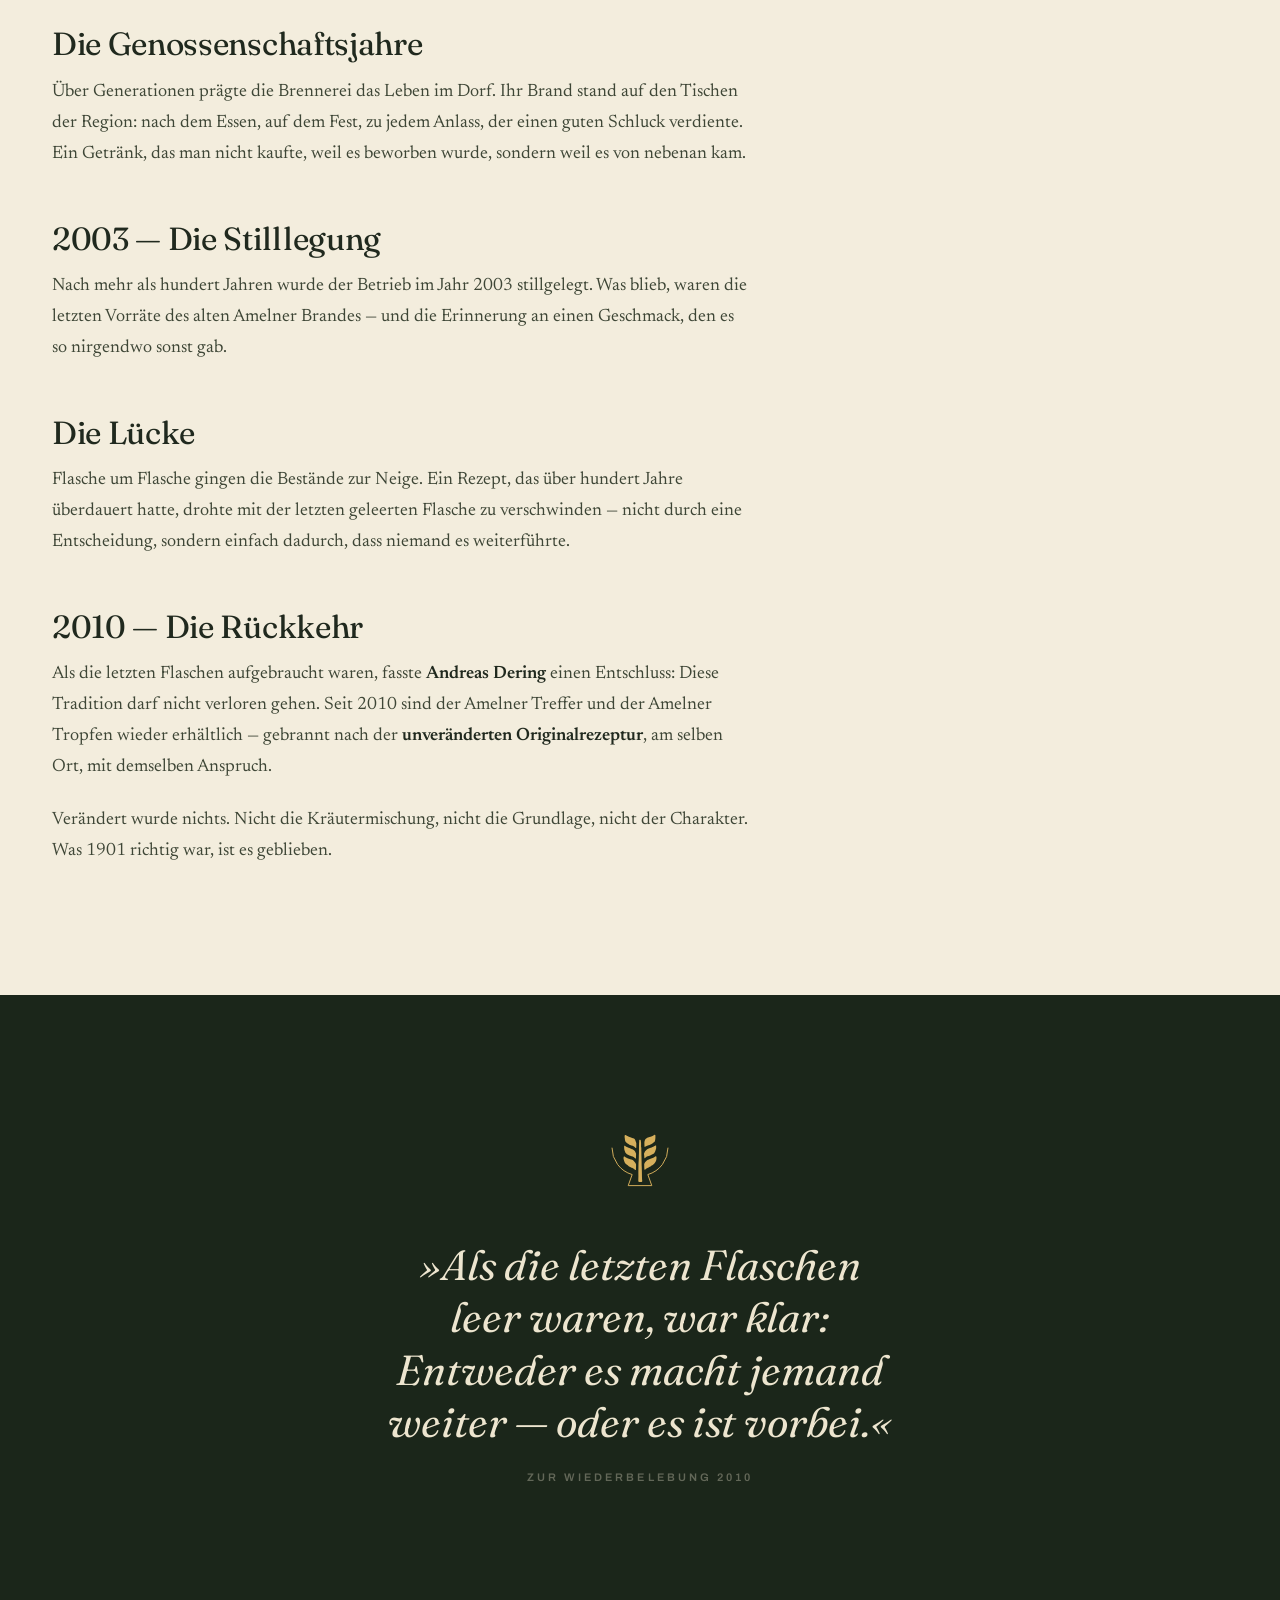
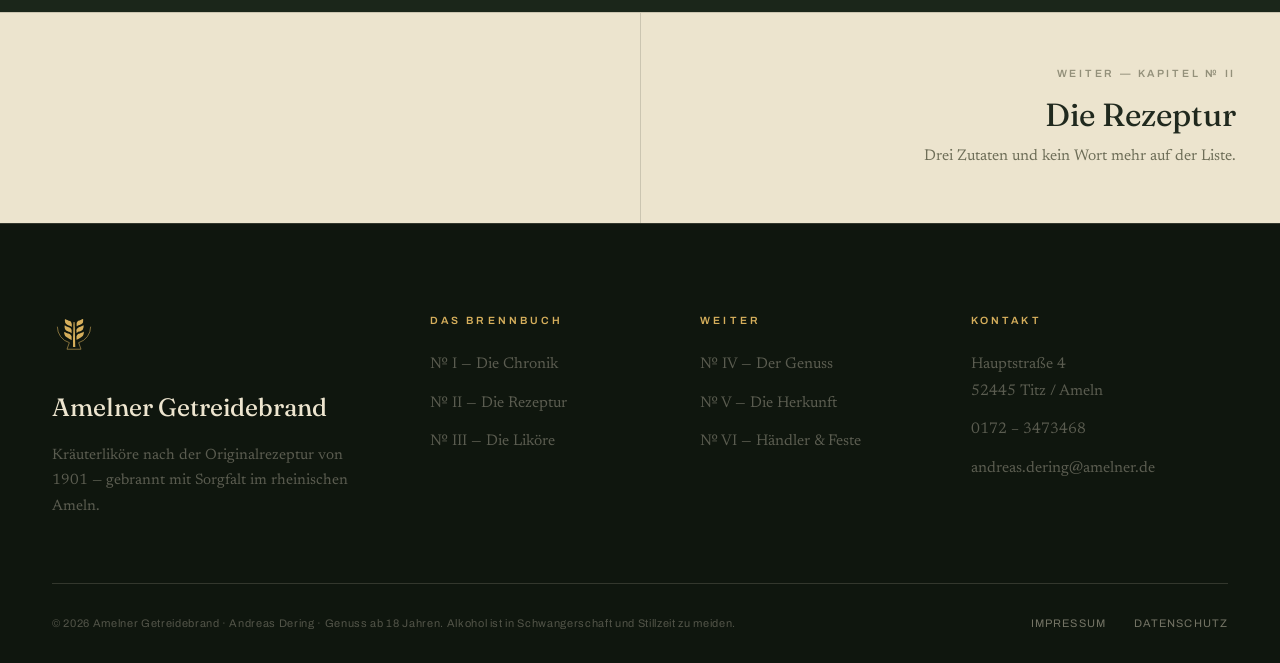
<file: chronik.html>
<!DOCTYPE html>
<html lang="de">
<head>
<meta charset="UTF-8">
<meta name="viewport" content="width=device-width, initial-scale=1.0">
<title>Die Chronik — Amelner Getreidebrand</title>
<meta name="description" content="Von der Genossenschaftsbrennerei 1901 über die Stilllegung 2003 bis zur Wiederbelebung 2010 durch Andreas Dering.">
<meta name="robots" content="index, follow">
<link rel="canonical" href="https://amelner.de/chronik.html">
<meta property="og:url" content="https://amelner.de/chronik.html">
<script type="application/ld+json">
{"@context":"https://schema.org","@type":"LocalBusiness","@id":"#amelner","name":"Amelner Getreidebrand","description":"Kräuterliköre nach der Originalrezeptur von 1901, gebrannt in Ameln, Gemeinde Titz.","founder":{"@type":"Person","name":"Andreas Dering"},"foundingDate":"1901","address":{"@type":"PostalAddress","streetAddress":"Hauptstraße 4","addressLocality":"Titz","addressRegion":"Nordrhein-Westfalen","postalCode":"52445","addressCountry":"DE"},"telephone":"+491723473468","email":"andreas.dering@amelner.de","areaServed":"Rheinland","knowsLanguage":"de"}
</script>

<meta property="og:type" content="website">
<meta property="og:title" content="Die Chronik — Amelner Getreidebrand">
<meta property="og:description" content="Von der Genossenschaftsbrennerei 1901 über die Stilllegung 2003 bis zur Wiederbelebung 2010 durch Andreas Dering.">
<meta property="og:image" content="https://amelner.de/assets/img/hero-korn-abend-1200.jpg">
<meta property="og:locale" content="de_DE">
<link rel="icon" type="image/png" href="assets/img/logo-gold.png">
<link rel="preconnect" href="https://fonts.googleapis.com">
<link rel="preconnect" href="https://fonts.gstatic.com" crossorigin>
<link href="https://fonts.googleapis.com/css2?family=Fraunces:ital,opsz,wght@0,9..144,340..640;1,9..144,340..640&family=Newsreader:opsz,wght@6..72,400..600&family=Archivo:wght@400..600&display=swap" rel="stylesheet">
<link rel="stylesheet" href="css/style.css">
</head>
<body>
<a href="#inhalt" class="skip">Zum Inhalt springen</a>
<svg width="0" height="0" style="position:absolute" aria-hidden="true"><defs>
<g id="mark-g" transform="translate(-21.105,-1.132) scale(0.12105)"><g fill="none" stroke="currentColor" stroke-width="13"><path d="M295 340A375 375 0 0 0 565 700"/><path d="M1045 340A375 375 0 0 1 775 700"/><path d="M565 700L512 848L828 848L775 700"/></g><g transform="translate(0.000000,960.000000) scale(0.100000,-0.100000)"> <path d="M8651 7919 c-13 -5 -56 -30 -96 -54 -70 -44 -260 -130 -340 -155 -22 -6 -84 -32 -138 -57 -74 -34 -122 -49 -193 -59 -163 -25 -260 -74 -393 -200 -79 -74 -91 -94 -145 -233 -52 -135 -58 -193 -54 -514 4 -315 8 -340 63 -345 24 -2 42 7 83 42 81 69 224 142 307 157 113 19 371 114 445 163 36 24 84 53 106 64 23 12 75 47 115 79 41 32 90 70 109 83 63 44 141 114 160 145 36 59 79 322 86 530 12 333 -9 397 -115 354z"/> <path d="M4700 7887 c-65 -32 -77 -161 -40 -432 64 -466 43 -420 285 -629 55 -48 123 -97 151 -111 28 -13 72 -42 99 -64 26 -21 68 -47 94 -57 25 -9 71 -32 102 -51 42 -26 81 -38 160 -53 247 -45 359 -103 497 -259 72 -81 103 -95 135 -62 22 21 22 27 22 334 l0 312 -33 80 c-19 44 -47 127 -64 185 -44 158 -97 241 -211 334 -73 59 -174 99 -323 130 -40 8 -116 33 -170 57 -55 23 -148 59 -209 79 -113 38 -309 131 -380 180 -50 35 -83 43 -115 27z"/> <path d="M6644 7251 c-44 -27 -54 -66 -54 -210 -1 -69 -5 -157 -11 -196 -5 -38 -12 -389 -15 -780 -2 -390 -7 -717 -11 -725 -3 -8 -9 -208 -13 -445 -6 -318 -12 -451 -23 -510 -15 -79 -28 -843 -32 -1930 0 -192 -5 -438 -10 -545 -7 -178 -6 -199 10 -233 28 -60 37 -62 260 -58 196 2 200 3 225 27 30 29 39 126 20 219 -14 63 -21 284 -39 1175 -6 294 -15 589 -21 655 -5 66 -12 359 -15 650 -3 292 -10 584 -15 650 -6 66 -12 356 -14 645 -4 484 -6 532 -25 620 -18 85 -20 117 -15 315 5 175 3 242 -10 324 -9 58 -16 136 -16 175 0 93 -14 139 -51 170 -37 31 -81 34 -125 7z"/> <path d="M8715 6472 c-27 -16 -89 -54 -138 -85 -134 -87 -244 -136 -442 -198 -278 -86 -434 -170 -583 -314 -150 -145 -199 -208 -261 -339 -58 -125 -68 -166 -51 -222 6 -21 16 -95 20 -164 22 -307 25 -334 46 -355 30 -30 55 -17 148 79 118 122 216 172 423 216 75 17 153 38 172 48 20 10 108 56 196 102 340 175 383 217 484 456 27 66 69 187 92 269 l44 150 0 171 c0 155 -2 174 -19 193 -26 29 -70 26 -131 -7z"/> <path d="M4603 6446 l-28 -24 0 -179 c1 -205 20 -316 85 -488 20 -55 43 -118 50 -140 35 -111 162 -244 312 -327 181 -101 370 -189 458 -213 47 -12 98 -28 115 -35 16 -6 60 -18 98 -26 100 -21 221 -92 315 -184 106 -105 137 -110 153 -29 4 24 6 76 2 116 -3 39 0 152 7 251 11 161 11 185 -4 237 -41 140 -152 336 -235 413 -82 78 -185 149 -246 172 -33 12 -83 35 -111 50 -28 16 -97 46 -155 66 -57 20 -109 40 -115 45 -6 5 -46 18 -88 29 -43 11 -103 33 -134 49 -31 16 -86 43 -122 59 -60 26 -137 73 -249 151 -53 37 -71 38 -108 7z"/> <path d="M8744 5013 c-233 -143 -321 -187 -440 -224 -128 -38 -250 -84 -431 -159 -27 -11 -73 -26 -103 -34 -129 -35 -402 -320 -479 -500 -25 -59 -26 -67 -26 -261 1 -276 14 -523 32 -557 26 -53 100 -30 198 63 29 27 80 58 275 164 52 29 133 75 180 104 47 29 112 65 145 80 33 15 81 46 107 69 26 22 74 55 107 72 32 18 94 61 138 96 43 35 110 88 149 118 81 61 150 158 190 262 13 36 35 86 48 112 41 83 76 266 76 400 0 143 -5 174 -36 207 -31 34 -60 32 -130 -12z"/> <path d="M4551 5004 c-35 -25 -52 -78 -57 -178 -5 -96 -8 -83 75 -386 37 -136 93 -256 153 -326 52 -61 190 -176 272 -226 34 -20 89 -62 124 -92 66 -59 150 -111 269 -169 40 -19 92 -51 114 -71 23 -19 65 -43 93 -52 46 -15 107 -47 265 -138 29 -17 82 -57 118 -88 101 -89 165 -98 177 -25 3 17 10 179 16 358 8 272 8 333 -4 365 -30 85 -85 191 -119 232 -20 23 -56 73 -82 112 -25 38 -67 88 -94 112 -66 60 -224 143 -318 169 -43 12 -99 32 -125 45 -26 13 -78 31 -115 40 -61 14 -150 45 -298 106 -52 21 -163 85 -296 170 -88 56 -133 67 -168 42z"/> </g></g>
<symbol id="mark" viewBox="0 0 120 120"><use href="#mark-g" fill="currentColor"/></symbol>
<symbol id="seal" viewBox="0 0 140 140">
<circle cx="70" cy="70" r="67" fill="none" stroke="currentColor" stroke-width="1.5"/>
<circle cx="70" cy="70" r="62" fill="none" stroke="currentColor" stroke-width=".75"/>
<circle cx="70" cy="70" r="41" fill="none" stroke="currentColor" stroke-width=".75"/>
<path id="seal-path" d="M70,70 m-51,0 a51,51 0 1,1 102,0 a51,51 0 1,1 -102,0" fill="none"/>
<text font-family="Archivo, sans-serif" font-size="10.5" font-weight="600" letter-spacing="3.1" fill="currentColor"><textPath href="#seal-path">AMELNER GETREIDEBRAND · ANNO 1901 · AMELN ·</textPath></text>
<use href="#mark-g" fill="currentColor" transform="translate(38,40) scale(.535)"/></symbol>
<symbol id="aehre" viewBox="0 0 120 120"><path fill="currentColor" d="M60 16c2.2 2.6 3.4 6 3.4 9.6 0 .8-.1 1.6-.2 2.4 1.6-1.4 3.6-2.3 5.7-2.6-.5 3.4-2.3 6.5-5 8.6.1.7.2 1.5.2 2.3 0 .7 0 1.3-.1 2 1.7-1.5 3.8-2.4 6.1-2.6-.6 3.6-2.6 6.8-5.6 8.9-.2 1.2-.5 2.3-.9 3.4l-2.4 28h-2.6l-2.4-28c-.4-1.1-.7-2.2-.9-3.4-3-2.1-5-5.3-5.6-8.9 2.3.2 4.4 1.1 6.1 2.6-.1-.7-.1-1.3-.1-2 0-.8.1-1.6.2-2.3-2.7-2.1-4.5-5.2-5-8.6 2.1.3 4.1 1.2 5.7 2.6-.1-.8-.2-1.6-.2-2.4 0-3.6 1.2-7 3.4-9.6z"/></symbol>
<symbol id="arrow" viewBox="0 0 24 24"><path d="M5 12h14M13 6l6 6-6 6" fill="none" stroke="currentColor" stroke-width="2" stroke-linecap="round" stroke-linejoin="round"/></symbol>
</defs></svg>
<div class="age-gate" id="ageGate" role="dialog" aria-modal="true" aria-labelledby="ageTitle">
  <div class="age-card"><div class="age-card-in">
    <svg class="mark" aria-hidden="true"><use href="#mark"/></svg>
    <h2 id="ageTitle">Schön, dass Sie da sind.</h2>
    <p>Unsere Liköre sind Genussmittel für Erwachsene.<br>Sind Sie mindestens 18&nbsp;Jahre alt?</p>
    <div class="age-actions">
      <button class="btn btn-fill" id="ageYes">Ja, ich bin über 18</button>
      <button class="btn" id="ageNo">Nein</button>
    </div>
    <p class="age-msg" id="ageMsg">Dann müssen wir Sie leider vertrösten — bis zu Ihrem 18.&nbsp;Geburtstag.</p>
  </div></div>
</div>
<header class="header" id="header">
  <div class="header-inner">
    <a href="index.html" class="brand" aria-label="Amelner Getreidebrand — Startseite">
      <svg class="brand-mark" aria-hidden="true"><use href="#mark"/></svg>
      <span class="brand-text"><span class="brand-name">Amelner</span><span class="brand-sub">Getreidebrand · Anno 1901</span></span>
    </a>
    <nav class="nav" aria-label="Hauptnavigation"><a href="chronik.html" class="nav-link active">Chronik</a><a href="rezeptur.html" class="nav-link">Rezeptur</a><a href="likoere.html" class="nav-link">Die Liköre</a><a href="genuss.html" class="nav-link">Genuss</a><a href="herkunft.html" class="nav-link">Herkunft</a><a href="haendler.html" class="nav-link">Händler</a><a href="bestellen.html" class="nav-cta">Bestellen</a></nav>
    <button class="hamburger" id="menuToggle" aria-label="Menü öffnen" aria-expanded="false"><span></span><span></span><span></span></button>
  </div>
</header>
<nav class="mobile-nav" id="mobileNav" aria-label="Mobile Navigation">
  <a href="chronik.html" class="active">Chronik</a><a href="rezeptur.html">Rezeptur</a><a href="likoere.html">Die Liköre</a><a href="genuss.html">Genuss</a><a href="herkunft.html">Herkunft</a><a href="haendler.html">Händler</a><a href="bestellen.html">Bestellen</a>
  <div class="orn mn-orn"><svg aria-hidden="true"><use href="#aehre"/></svg></div>
  <div class="mn-foot">Ameln · Gemeinde Titz · Anno 1901</div>
</nav>
<section class="page-hero" id="inhalt">
  <div class="page-hero-frame" aria-hidden="true"></div>
  <div class="container"><div class="page-hero-inner">
    <div class="kicker inv">Kapitel № I</div>
    <h1>Die Chronik</h1>
    <p class="lede">Eine Brennerei, die von Bauern gegründet wurde, hundert Jahre lang das Dorf prägte, für sieben Jahre verstummte — und dann zurückkam.</p>
    <div class="page-hero-meta"><div class="m"><div class="a">1901</div><div class="b">Gründung</div></div><div class="m"><div class="a">2003</div><div class="b">Stilllegung</div></div><div class="m"><div class="a">2010</div><div class="b">Wiederbelebung</div></div></div>
  </div></div>
</section>

<main>
<section class="sec-paper">
  <div class="container">
    <div class="with-aside">
      <div class="prose rv">
        <p class="lead">Die Geschichte des Amelner Getreidebrands ist keine Marketinggeschichte. Sie ist die Geschichte eines Dorfes, das aus seinem eigenen Korn brannte — und eines Mannes, der nicht hinnehmen wollte, dass damit Schluss sein sollte.</p>

        <h3>Warum Bauern brannten</h3>
        <p class="dropcap">Getreide ist verderblich, Branntwein ist es nicht. Über Jahrhunderte war das Brennen für landwirtschaftliche Betriebe deshalb weniger Luxus als Vernunft: Was sich nicht lagern oder verkaufen ließ, wurde haltbar gemacht. Aus der Schlempe, dem Rückstand des Brennens, wurde das Vieh gefüttert. Nichts blieb übrig.</p>
        <p>Im Rheinland schlossen sich Landwirte dafür vielerorts zu Genossenschaften zusammen. Eine Brennerei allein zu betreiben lohnte für den einzelnen Hof selten — gemeinsam schon. So entstanden Betriebe, die einem Dorf gehörten und nicht einem Unternehmen.</p>

        <h3>1901 — Die Gründung</h3>
        <p>In genau dieser Tradition steht die <strong>Amelner Getreidebrennerei vereinigter Landwirte</strong>, gegründet im Jahr 1901. Heimische Bauern taten sich zusammen und brannten, was auf ihren eigenen Feldern rund um Ameln wuchs.</p>
        <p>Der Name sagt schon alles über die Eigentumsverhältnisse: <em>vereinigter Landwirte</em>. Kein Investor, keine Marke, die man sich ausgedacht hatte. Ein Zusammenschluss von Leuten, die dasselbe Korn anbauten und daraus dasselbe machen wollten.</p>

        <h3>Die Genossenschaftsjahre</h3>
        <p>Über Generationen prägte die Brennerei das Leben im Dorf. Ihr Brand stand auf den Tischen der Region: nach dem Essen, auf dem Fest, zu jedem Anlass, der einen guten Schluck verdiente. Ein Getränk, das man nicht kaufte, weil es beworben wurde, sondern weil es von nebenan kam.</p>

        <h3>2003 — Die Stilllegung</h3>
        <p>Nach mehr als hundert Jahren wurde der Betrieb im Jahr 2003 stillgelegt. Was blieb, waren die letzten Vorräte des alten Amelner Brandes — und die Erinnerung an einen Geschmack, den es so nirgendwo sonst gab.</p>

        <h3>Die Lücke</h3>
        <p>Flasche um Flasche gingen die Bestände zur Neige. Ein Rezept, das über hundert Jahre überdauert hatte, drohte mit der letzten geleerten Flasche zu verschwinden — nicht durch eine Entscheidung, sondern einfach dadurch, dass niemand es weiterführte.</p>

        <h3>2010 — Die Rückkehr</h3>
        <p>Als die letzten Flaschen aufgebraucht waren, fasste <strong>Andreas Dering</strong> einen Entschluss: Diese Tradition darf nicht verloren gehen. Seit 2010 sind der Amelner Treffer und der Amelner Tropfen wieder erhältlich — gebrannt nach der <strong>unveränderten Originalrezeptur</strong>, am selben Ort, mit demselben Anspruch.</p>
        <p>Verändert wurde nichts. Nicht die Kräutermischung, nicht die Grundlage, nicht der Charakter. Was 1901 richtig war, ist es geblieben.</p>
      </div>
      <div>
        <div class="aside-note rv rv1">
          <h4>Der Grundsatz</h4>
          <p>Ein Rezept, das ein Jahrhundert überdauert hat, verändert man nicht. Man bewahrt es.</p>
        </div>
        <div class="plate rv rv2" style="margin-top:40px">
          <picture>
      <source type="image/webp" srcset="assets/img/gutshof-ameln-r3-560.webp 560w, assets/img/gutshof-ameln-r3.webp 981w" sizes="(max-width:1080px) 90vw, 320px">
      <img src="assets/img/gutshof-ameln-r3.jpg" srcset="assets/img/gutshof-ameln-r3-560.jpg 560w, assets/img/gutshof-ameln-r3.jpg 981w" sizes="(max-width:1080px) 90vw, 320px" width="981" height="732" alt="Historischer Gutshof in Ameln, Gemeinde Titz" loading="lazy">
    </picture>
          <div class="caption">Ameln, Gemeinde Titz — Originalaufnahme</div>
        </div>
        <div class="aside-note rv rv2" style="margin-top:40px">
          <h4>Zum Signet</h4>
          <p>Die Weizengarbe im Kelch ist das überlieferte Zeichen des Hauses. Sie findet sich bis heute auf dem Etikett jeder Flasche wieder.</p>
        </div>
      </div>
    </div>
  </div>
</section>

<section class="inv">
  <div class="container">
    <div style="max-width:820px;margin:0 auto;text-align:center">
      <svg style="width:74px;height:74px;color:var(--amber-light);margin:0 auto 30px" aria-hidden="true"><use href="#mark"/></svg>
      <p class="pull rv" style="color:var(--paper-inv);margin:0 auto">»Als die letzten Flaschen leer waren, war klar: Entweder es macht jemand weiter — oder es ist vorbei.«<span class="who" style="color:var(--paper-inv-dim)">Zur Wiederbelebung 2010</span></p>
    </div>
  </div>
</section>
</main>
<nav class="next" aria-label="Weiter im Brennbuch">
  <div class="next-inner"><div class="next-card"></div><a class="next-card fwd" href="rezeptur.html"><span class="k">Weiter — Kapitel № II</span><span class="t">Die Rezeptur</span><span class="d">Drei Zutaten und kein Wort mehr auf der Liste.</span></a></div>
</nav>
<footer class="footer">
  <div class="container">
    <div class="footer-top">
      <div class="footer-brand">
        <svg class="brand-mark" aria-hidden="true"><use href="#mark"/></svg>
        <div class="fb-name">Amelner Getreidebrand</div>
        <p>Kräuterliköre nach der Originalrezeptur von 1901 — gebrannt mit Sorgfalt im rheinischen Ameln.</p>
      </div>
      <div class="footer-col">
        <h5>Das Brennbuch</h5>
        <a href="chronik.html">№ I — Die Chronik</a>
        <a href="rezeptur.html">№ II — Die Rezeptur</a>
        <a href="likoere.html">№ III — Die Liköre</a>
      </div>
      <div class="footer-col">
        <h5>Weiter</h5>
        <a href="genuss.html">№ IV — Der Genuss</a>
        <a href="herkunft.html">№ V — Die Herkunft</a>
        <a href="haendler.html">№ VI — Händler &amp; Feste</a>
      </div>
      <div class="footer-col">
        <h5>Kontakt</h5>
        <p>Hauptstraße 4<br>52445 Titz / Ameln</p>
        <a href="tel:+491723473468">0172 – 3473468</a>
        <a href="mailto:andreas.dering@amelner.de">andreas.dering@amelner.de</a>
      </div>
    </div>
    <div class="footer-bottom">
      <p>© <span id="year">2026</span> Amelner Getreidebrand · Andreas Dering · Genuss ab 18 Jahren. Alkohol ist in Schwangerschaft und Stillzeit zu meiden.</p>
      <div class="links"><a href="impressum.html">Impressum</a><a href="datenschutz.html">Datenschutz</a></div>
    </div>
  </div>
</footer>
<script src="js/main.js"></script>
</body>
</html>
</file>
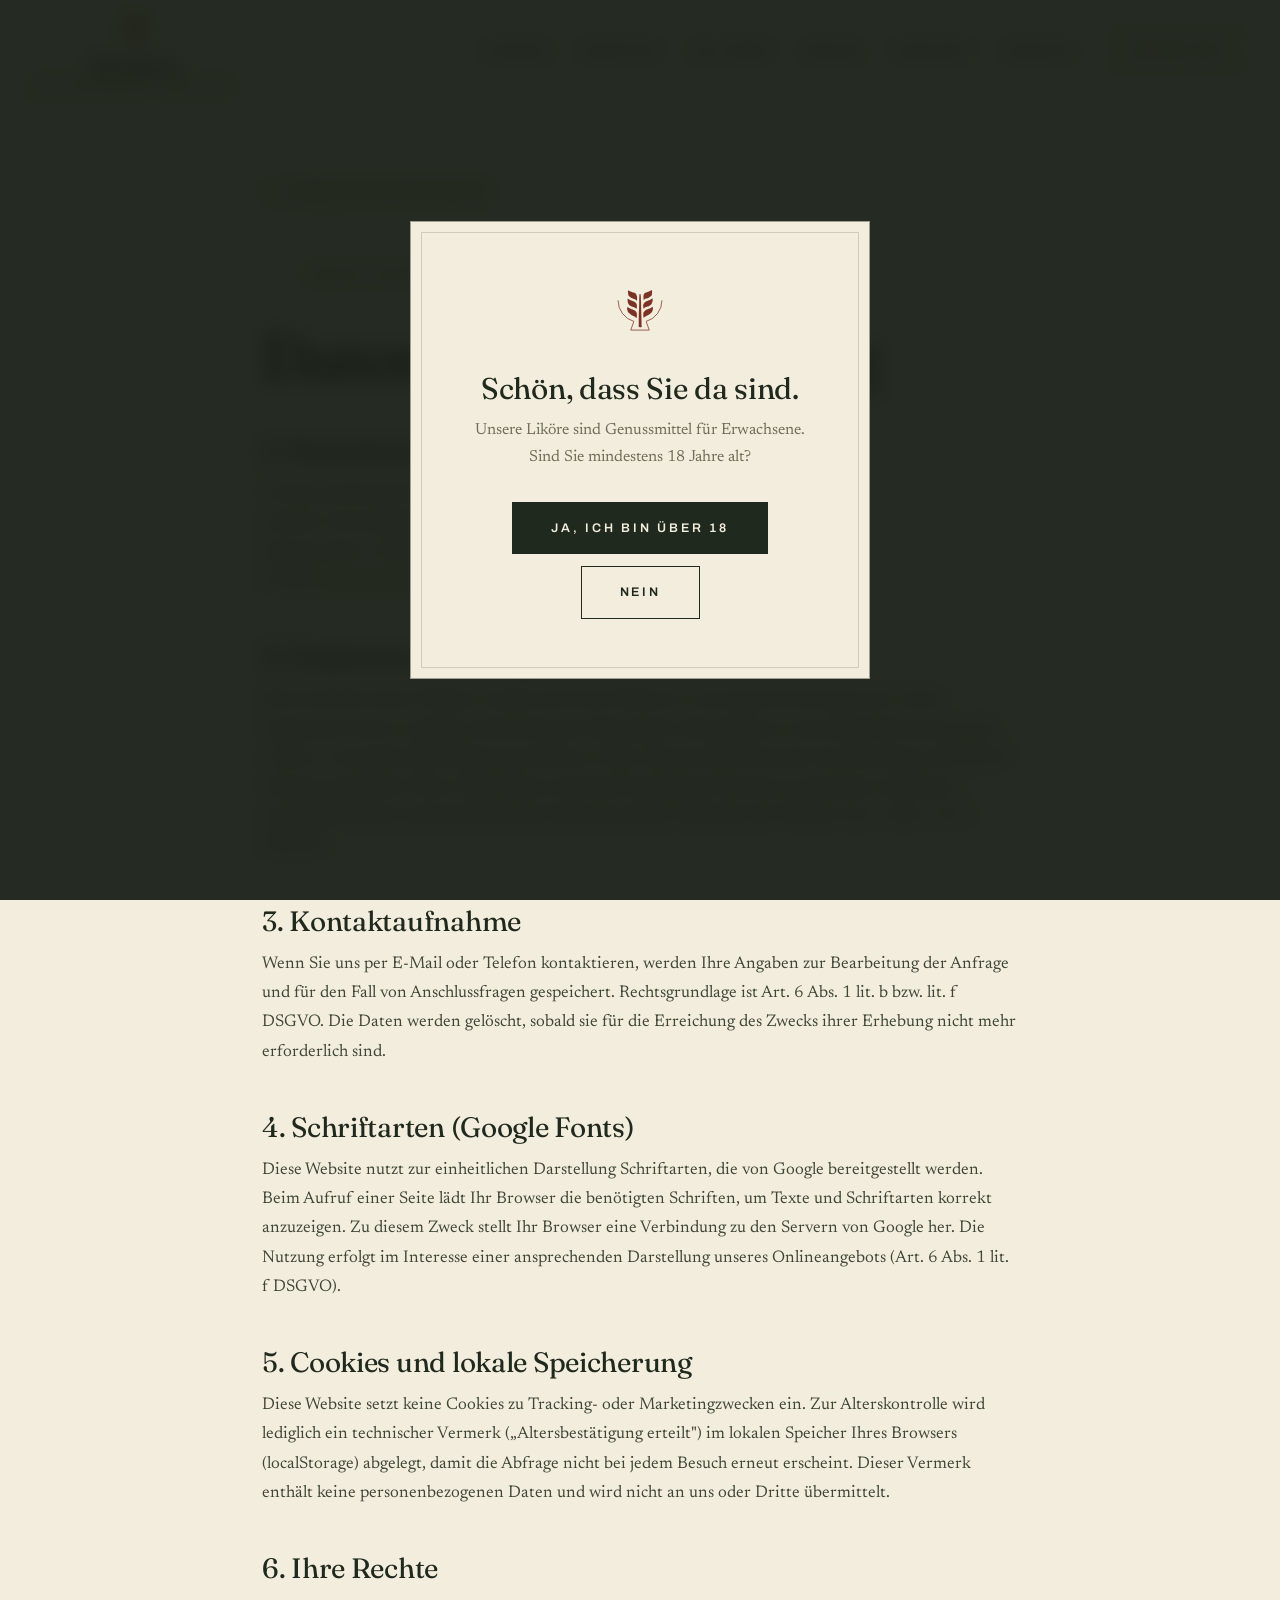
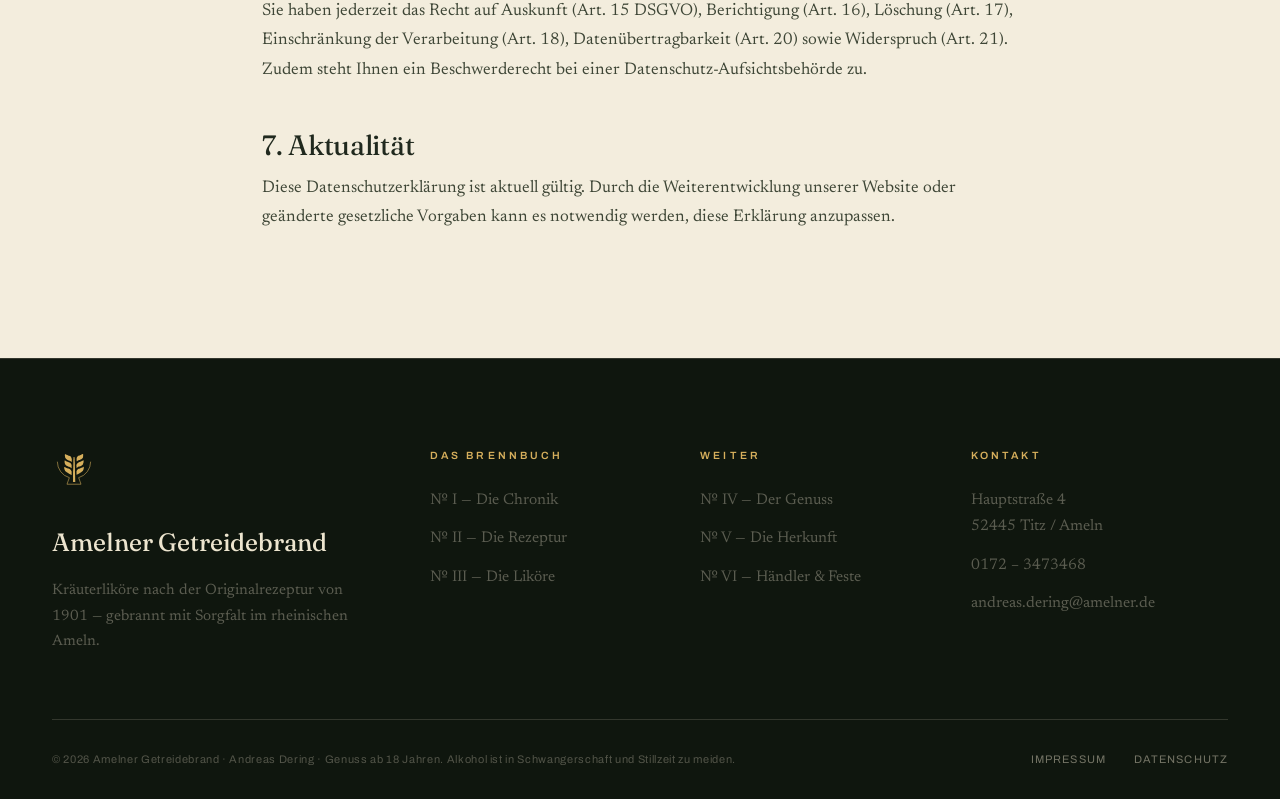
<file: datenschutz.html>
<!DOCTYPE html>
<html lang="de">
<head>
<meta charset="UTF-8">
<meta name="viewport" content="width=device-width, initial-scale=1.0">
<title>Datenschutz — Amelner Getreidebrand</title>
<meta name="description" content="Datenschutzerklärung der Amelner Getreidebrand, Andreas Dering, Titz/Ameln.">
<meta name="robots" content="noindex, follow">
<link rel="canonical" href="https://amelner.de/datenschutz.html">
<meta property="og:url" content="https://amelner.de/datenschutz.html">
<script type="application/ld+json">
{"@context":"https://schema.org","@type":"LocalBusiness","@id":"#amelner","name":"Amelner Getreidebrand","description":"Kräuterliköre nach der Originalrezeptur von 1901, gebrannt in Ameln, Gemeinde Titz.","founder":{"@type":"Person","name":"Andreas Dering"},"foundingDate":"1901","address":{"@type":"PostalAddress","streetAddress":"Hauptstraße 4","addressLocality":"Titz","addressRegion":"Nordrhein-Westfalen","postalCode":"52445","addressCountry":"DE"},"telephone":"+491723473468","email":"andreas.dering@amelner.de","areaServed":"Rheinland","knowsLanguage":"de"}
</script>

<meta property="og:type" content="website">
<meta property="og:title" content="Datenschutz — Amelner Getreidebrand">
<meta property="og:description" content="Datenschutzerklärung der Amelner Getreidebrand, Andreas Dering, Titz/Ameln.">
<meta property="og:image" content="https://amelner.de/assets/img/hero-korn-abend-1200.jpg">
<meta property="og:locale" content="de_DE">
<link rel="icon" type="image/png" href="assets/img/logo-gold.png">
<link rel="preconnect" href="https://fonts.googleapis.com">
<link rel="preconnect" href="https://fonts.gstatic.com" crossorigin>
<link href="https://fonts.googleapis.com/css2?family=Fraunces:ital,opsz,wght@0,9..144,340..640;1,9..144,340..640&family=Newsreader:opsz,wght@6..72,400..600&family=Archivo:wght@400..600&display=swap" rel="stylesheet">
<link rel="stylesheet" href="css/style.css">
</head>
<body>
<a href="#inhalt" class="skip">Zum Inhalt springen</a>
<svg width="0" height="0" style="position:absolute" aria-hidden="true"><defs>
<g id="mark-g" transform="translate(-21.105,-1.132) scale(0.12105)"><g fill="none" stroke="currentColor" stroke-width="13"><path d="M295 340A375 375 0 0 0 565 700"/><path d="M1045 340A375 375 0 0 1 775 700"/><path d="M565 700L512 848L828 848L775 700"/></g><g transform="translate(0.000000,960.000000) scale(0.100000,-0.100000)"> <path d="M8651 7919 c-13 -5 -56 -30 -96 -54 -70 -44 -260 -130 -340 -155 -22 -6 -84 -32 -138 -57 -74 -34 -122 -49 -193 -59 -163 -25 -260 -74 -393 -200 -79 -74 -91 -94 -145 -233 -52 -135 -58 -193 -54 -514 4 -315 8 -340 63 -345 24 -2 42 7 83 42 81 69 224 142 307 157 113 19 371 114 445 163 36 24 84 53 106 64 23 12 75 47 115 79 41 32 90 70 109 83 63 44 141 114 160 145 36 59 79 322 86 530 12 333 -9 397 -115 354z"/> <path d="M4700 7887 c-65 -32 -77 -161 -40 -432 64 -466 43 -420 285 -629 55 -48 123 -97 151 -111 28 -13 72 -42 99 -64 26 -21 68 -47 94 -57 25 -9 71 -32 102 -51 42 -26 81 -38 160 -53 247 -45 359 -103 497 -259 72 -81 103 -95 135 -62 22 21 22 27 22 334 l0 312 -33 80 c-19 44 -47 127 -64 185 -44 158 -97 241 -211 334 -73 59 -174 99 -323 130 -40 8 -116 33 -170 57 -55 23 -148 59 -209 79 -113 38 -309 131 -380 180 -50 35 -83 43 -115 27z"/> <path d="M6644 7251 c-44 -27 -54 -66 -54 -210 -1 -69 -5 -157 -11 -196 -5 -38 -12 -389 -15 -780 -2 -390 -7 -717 -11 -725 -3 -8 -9 -208 -13 -445 -6 -318 -12 -451 -23 -510 -15 -79 -28 -843 -32 -1930 0 -192 -5 -438 -10 -545 -7 -178 -6 -199 10 -233 28 -60 37 -62 260 -58 196 2 200 3 225 27 30 29 39 126 20 219 -14 63 -21 284 -39 1175 -6 294 -15 589 -21 655 -5 66 -12 359 -15 650 -3 292 -10 584 -15 650 -6 66 -12 356 -14 645 -4 484 -6 532 -25 620 -18 85 -20 117 -15 315 5 175 3 242 -10 324 -9 58 -16 136 -16 175 0 93 -14 139 -51 170 -37 31 -81 34 -125 7z"/> <path d="M8715 6472 c-27 -16 -89 -54 -138 -85 -134 -87 -244 -136 -442 -198 -278 -86 -434 -170 -583 -314 -150 -145 -199 -208 -261 -339 -58 -125 -68 -166 -51 -222 6 -21 16 -95 20 -164 22 -307 25 -334 46 -355 30 -30 55 -17 148 79 118 122 216 172 423 216 75 17 153 38 172 48 20 10 108 56 196 102 340 175 383 217 484 456 27 66 69 187 92 269 l44 150 0 171 c0 155 -2 174 -19 193 -26 29 -70 26 -131 -7z"/> <path d="M4603 6446 l-28 -24 0 -179 c1 -205 20 -316 85 -488 20 -55 43 -118 50 -140 35 -111 162 -244 312 -327 181 -101 370 -189 458 -213 47 -12 98 -28 115 -35 16 -6 60 -18 98 -26 100 -21 221 -92 315 -184 106 -105 137 -110 153 -29 4 24 6 76 2 116 -3 39 0 152 7 251 11 161 11 185 -4 237 -41 140 -152 336 -235 413 -82 78 -185 149 -246 172 -33 12 -83 35 -111 50 -28 16 -97 46 -155 66 -57 20 -109 40 -115 45 -6 5 -46 18 -88 29 -43 11 -103 33 -134 49 -31 16 -86 43 -122 59 -60 26 -137 73 -249 151 -53 37 -71 38 -108 7z"/> <path d="M8744 5013 c-233 -143 -321 -187 -440 -224 -128 -38 -250 -84 -431 -159 -27 -11 -73 -26 -103 -34 -129 -35 -402 -320 -479 -500 -25 -59 -26 -67 -26 -261 1 -276 14 -523 32 -557 26 -53 100 -30 198 63 29 27 80 58 275 164 52 29 133 75 180 104 47 29 112 65 145 80 33 15 81 46 107 69 26 22 74 55 107 72 32 18 94 61 138 96 43 35 110 88 149 118 81 61 150 158 190 262 13 36 35 86 48 112 41 83 76 266 76 400 0 143 -5 174 -36 207 -31 34 -60 32 -130 -12z"/> <path d="M4551 5004 c-35 -25 -52 -78 -57 -178 -5 -96 -8 -83 75 -386 37 -136 93 -256 153 -326 52 -61 190 -176 272 -226 34 -20 89 -62 124 -92 66 -59 150 -111 269 -169 40 -19 92 -51 114 -71 23 -19 65 -43 93 -52 46 -15 107 -47 265 -138 29 -17 82 -57 118 -88 101 -89 165 -98 177 -25 3 17 10 179 16 358 8 272 8 333 -4 365 -30 85 -85 191 -119 232 -20 23 -56 73 -82 112 -25 38 -67 88 -94 112 -66 60 -224 143 -318 169 -43 12 -99 32 -125 45 -26 13 -78 31 -115 40 -61 14 -150 45 -298 106 -52 21 -163 85 -296 170 -88 56 -133 67 -168 42z"/> </g></g>
<symbol id="mark" viewBox="0 0 120 120"><use href="#mark-g" fill="currentColor"/></symbol>
<symbol id="seal" viewBox="0 0 140 140">
<circle cx="70" cy="70" r="67" fill="none" stroke="currentColor" stroke-width="1.5"/>
<circle cx="70" cy="70" r="62" fill="none" stroke="currentColor" stroke-width=".75"/>
<circle cx="70" cy="70" r="41" fill="none" stroke="currentColor" stroke-width=".75"/>
<path id="seal-path" d="M70,70 m-51,0 a51,51 0 1,1 102,0 a51,51 0 1,1 -102,0" fill="none"/>
<text font-family="Archivo, sans-serif" font-size="10.5" font-weight="600" letter-spacing="3.1" fill="currentColor"><textPath href="#seal-path">AMELNER GETREIDEBRAND · ANNO 1901 · AMELN ·</textPath></text>
<use href="#mark-g" fill="currentColor" transform="translate(38,40) scale(.535)"/></symbol>
<symbol id="aehre" viewBox="0 0 120 120"><path fill="currentColor" d="M60 16c2.2 2.6 3.4 6 3.4 9.6 0 .8-.1 1.6-.2 2.4 1.6-1.4 3.6-2.3 5.7-2.6-.5 3.4-2.3 6.5-5 8.6.1.7.2 1.5.2 2.3 0 .7 0 1.3-.1 2 1.7-1.5 3.8-2.4 6.1-2.6-.6 3.6-2.6 6.8-5.6 8.9-.2 1.2-.5 2.3-.9 3.4l-2.4 28h-2.6l-2.4-28c-.4-1.1-.7-2.2-.9-3.4-3-2.1-5-5.3-5.6-8.9 2.3.2 4.4 1.1 6.1 2.6-.1-.7-.1-1.3-.1-2 0-.8.1-1.6.2-2.3-2.7-2.1-4.5-5.2-5-8.6 2.1.3 4.1 1.2 5.7 2.6-.1-.8-.2-1.6-.2-2.4 0-3.6 1.2-7 3.4-9.6z"/></symbol>
<symbol id="arrow" viewBox="0 0 24 24"><path d="M5 12h14M13 6l6 6-6 6" fill="none" stroke="currentColor" stroke-width="2" stroke-linecap="round" stroke-linejoin="round"/></symbol>
</defs></svg>
<div class="age-gate" id="ageGate" role="dialog" aria-modal="true" aria-labelledby="ageTitle">
  <div class="age-card"><div class="age-card-in">
    <svg class="mark" aria-hidden="true"><use href="#mark"/></svg>
    <h2 id="ageTitle">Schön, dass Sie da sind.</h2>
    <p>Unsere Liköre sind Genussmittel für Erwachsene.<br>Sind Sie mindestens 18&nbsp;Jahre alt?</p>
    <div class="age-actions">
      <button class="btn btn-fill" id="ageYes">Ja, ich bin über 18</button>
      <button class="btn" id="ageNo">Nein</button>
    </div>
    <p class="age-msg" id="ageMsg">Dann müssen wir Sie leider vertrösten — bis zu Ihrem 18.&nbsp;Geburtstag.</p>
  </div></div>
</div>
<header class="header header--solid scrolled" id="header">
  <div class="header-inner">
    <a href="index.html" class="brand" aria-label="Amelner Getreidebrand — Startseite">
      <svg class="brand-mark" aria-hidden="true"><use href="#mark"/></svg>
      <span class="brand-text"><span class="brand-name">Amelner</span><span class="brand-sub">Getreidebrand · Anno 1901</span></span>
    </a>
    <nav class="nav" aria-label="Hauptnavigation"><a href="chronik.html" class="nav-link">Chronik</a><a href="rezeptur.html" class="nav-link">Rezeptur</a><a href="likoere.html" class="nav-link">Die Liköre</a><a href="genuss.html" class="nav-link">Genuss</a><a href="herkunft.html" class="nav-link">Herkunft</a><a href="haendler.html" class="nav-link">Händler</a><a href="bestellen.html" class="nav-cta">Bestellen</a></nav>
    <button class="hamburger" id="menuToggle" aria-label="Menü öffnen" aria-expanded="false"><span></span><span></span><span></span></button>
  </div>
</header>
<nav class="mobile-nav" id="mobileNav" aria-label="Mobile Navigation">
  <a href="chronik.html">Chronik</a><a href="rezeptur.html">Rezeptur</a><a href="likoere.html">Die Liköre</a><a href="genuss.html">Genuss</a><a href="herkunft.html">Herkunft</a><a href="haendler.html">Händler</a><a href="bestellen.html">Bestellen</a>
  <div class="orn mn-orn"><svg aria-hidden="true"><use href="#aehre"/></svg></div>
  <div class="mn-foot">Ameln · Gemeinde Titz · Anno 1901</div>
</nav>
<main class="legal-wrap" id="inhalt">
  <a href="index.html" class="text-link back"><svg style="transform:rotate(180deg)" aria-hidden="true"><use href="#arrow"/></svg>Zurück zur Startseite</a>
  <span class="kicker">Rechtliches</span>
  <h1>Datenschutz&shy;erklärung</h1>

  <h2>1. Verantwortlicher</h2>
  <p>
    Verantwortlich für die Datenverarbeitung auf dieser Website ist:<br>
    Amelner Getreidebrand · Andreas Dering<br>
    Hauptstraße 4, 52445 Titz / Ameln<br>
    E-Mail: <a href="mailto:andreas.dering@amelner.de">andreas.dering@amelner.de</a>
  </p>

  <h2>2. Datenverarbeitung beim Besuch der Website</h2>
  <p>Beim Aufrufen dieser Website werden durch den Webserver automatisch Informationen erfasst (sogenannte Server-Logfiles), die Ihr Browser übermittelt. Dazu gehören in der Regel: Browsertyp und -version, verwendetes Betriebssystem, Referrer-URL, Datum und Uhrzeit der Serveranfrage sowie die IP-Adresse in gekürzter Form. Diese Daten sind nicht bestimmten Personen zuordenbar und dienen ausschließlich dem technisch fehlerfreien Betrieb und der Sicherheit der Website (Art. 6 Abs. 1 lit. f DSGVO).</p>

  <h2>3. Kontaktaufnahme</h2>
  <p>Wenn Sie uns per E-Mail oder Telefon kontaktieren, werden Ihre Angaben zur Bearbeitung der Anfrage und für den Fall von Anschlussfragen gespeichert. Rechtsgrundlage ist Art. 6 Abs. 1 lit. b bzw. lit. f DSGVO. Die Daten werden gelöscht, sobald sie für die Erreichung des Zwecks ihrer Erhebung nicht mehr erforderlich sind.</p>

  <h2>4. Schriftarten (Google Fonts)</h2>
  <p>Diese Website nutzt zur einheitlichen Darstellung Schriftarten, die von Google bereitgestellt werden. Beim Aufruf einer Seite lädt Ihr Browser die benötigten Schriften, um Texte und Schriftarten korrekt anzuzeigen. Zu diesem Zweck stellt Ihr Browser eine Verbindung zu den Servern von Google her. Die Nutzung erfolgt im Interesse einer ansprechenden Darstellung unseres Onlineangebots (Art. 6 Abs. 1 lit. f DSGVO).</p>

  <h2>5. Cookies und lokale Speicherung</h2>
  <p>Diese Website setzt keine Cookies zu Tracking- oder Marketingzwecken ein. Zur Alterskontrolle wird lediglich ein technischer Vermerk („Altersbestätigung erteilt") im lokalen Speicher Ihres Browsers (localStorage) abgelegt, damit die Abfrage nicht bei jedem Besuch erneut erscheint. Dieser Vermerk enthält keine personenbezogenen Daten und wird nicht an uns oder Dritte übermittelt.</p>

  <h2>6. Ihre Rechte</h2>
  <p>Sie haben jederzeit das Recht auf Auskunft (Art. 15 DSGVO), Berichtigung (Art. 16), Löschung (Art. 17), Einschränkung der Verarbeitung (Art. 18), Datenübertragbarkeit (Art. 20) sowie Widerspruch (Art. 21). Zudem steht Ihnen ein Beschwerderecht bei einer Datenschutz-Aufsichtsbehörde zu.</p>

  <h2>7. Aktualität</h2>
  <p>Diese Datenschutzerklärung ist aktuell gültig. Durch die Weiterentwicklung unserer Website oder geänderte gesetzliche Vorgaben kann es notwendig werden, diese Erklärung anzupassen.</p>
</main>
<footer class="footer">
  <div class="container">
    <div class="footer-top">
      <div class="footer-brand">
        <svg class="brand-mark" aria-hidden="true"><use href="#mark"/></svg>
        <div class="fb-name">Amelner Getreidebrand</div>
        <p>Kräuterliköre nach der Originalrezeptur von 1901 — gebrannt mit Sorgfalt im rheinischen Ameln.</p>
      </div>
      <div class="footer-col">
        <h5>Das Brennbuch</h5>
        <a href="chronik.html">№ I — Die Chronik</a>
        <a href="rezeptur.html">№ II — Die Rezeptur</a>
        <a href="likoere.html">№ III — Die Liköre</a>
      </div>
      <div class="footer-col">
        <h5>Weiter</h5>
        <a href="genuss.html">№ IV — Der Genuss</a>
        <a href="herkunft.html">№ V — Die Herkunft</a>
        <a href="haendler.html">№ VI — Händler &amp; Feste</a>
      </div>
      <div class="footer-col">
        <h5>Kontakt</h5>
        <p>Hauptstraße 4<br>52445 Titz / Ameln</p>
        <a href="tel:+491723473468">0172 – 3473468</a>
        <a href="mailto:andreas.dering@amelner.de">andreas.dering@amelner.de</a>
      </div>
    </div>
    <div class="footer-bottom">
      <p>© <span id="year">2026</span> Amelner Getreidebrand · Andreas Dering · Genuss ab 18 Jahren. Alkohol ist in Schwangerschaft und Stillzeit zu meiden.</p>
      <div class="links"><a href="impressum.html">Impressum</a><a href="datenschutz.html">Datenschutz</a></div>
    </div>
  </div>
</footer>
<script src="js/main.js"></script>
</body>
</html>
</file>
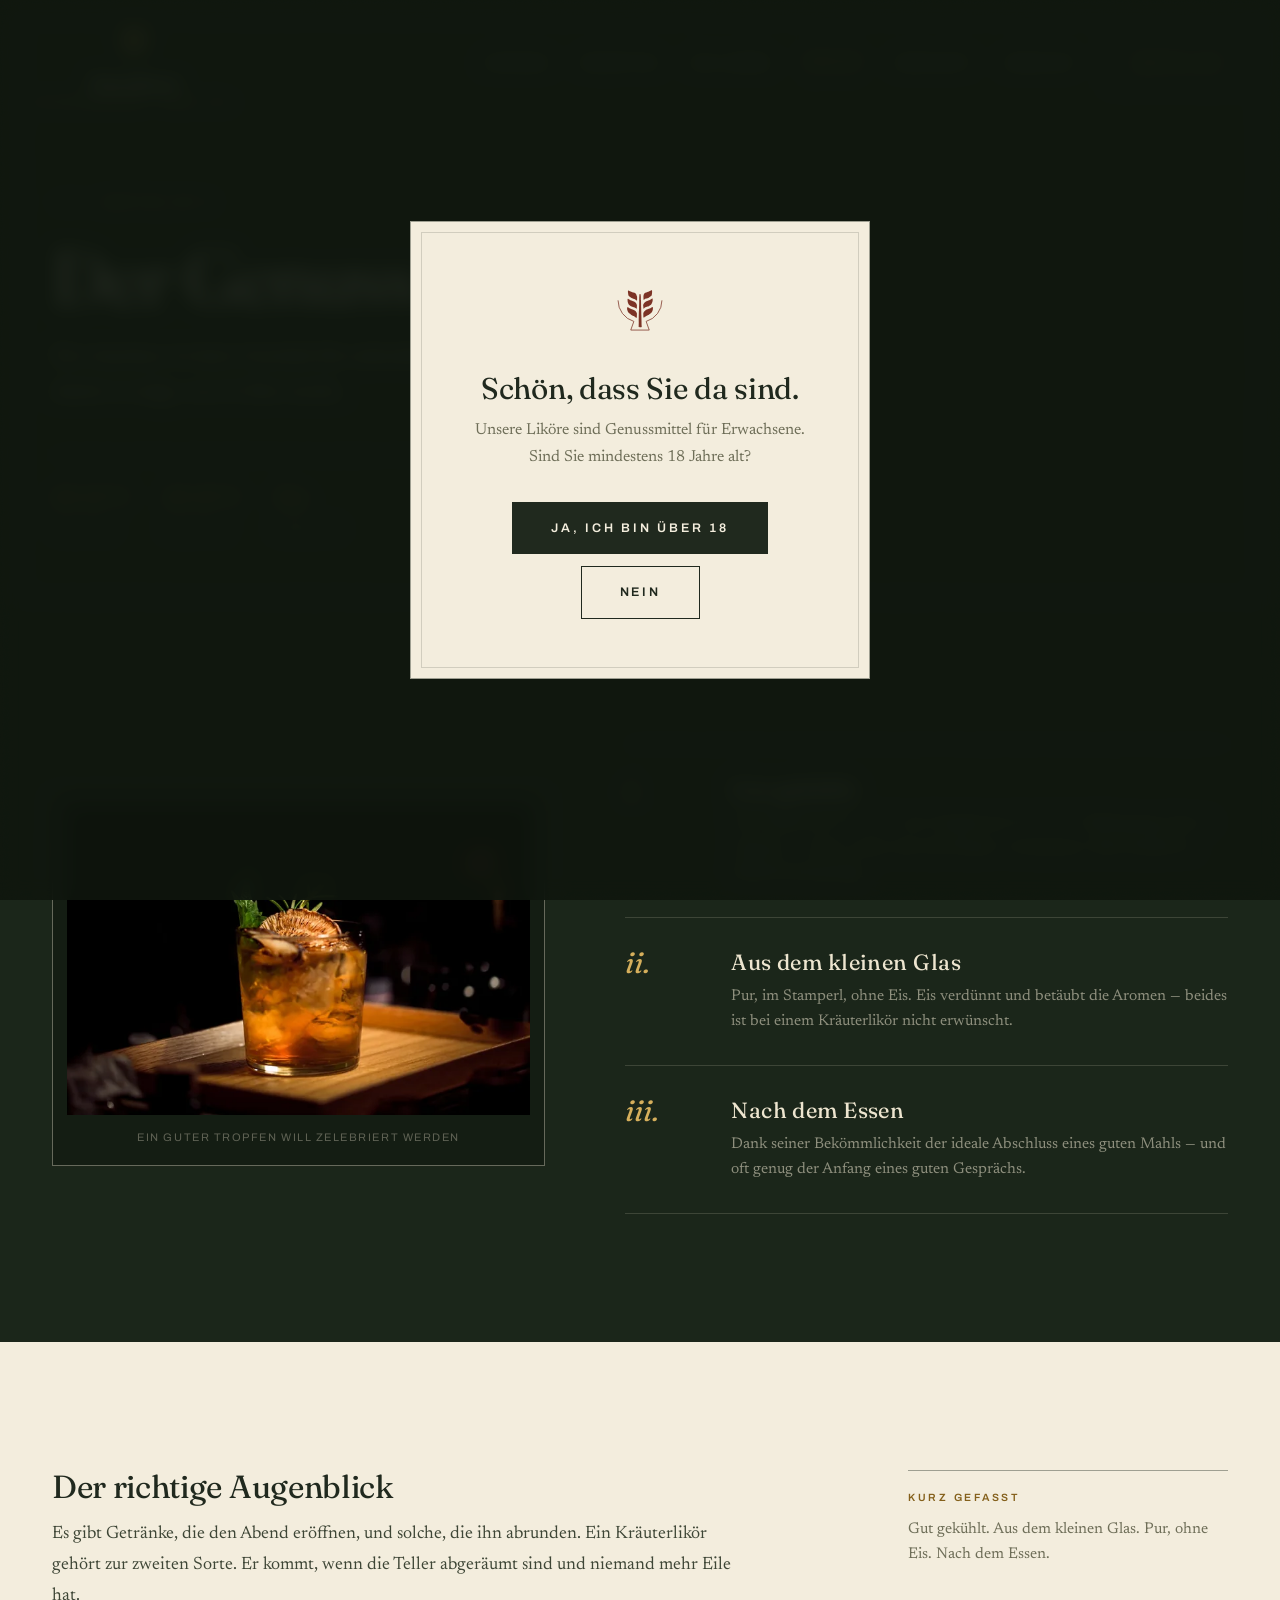
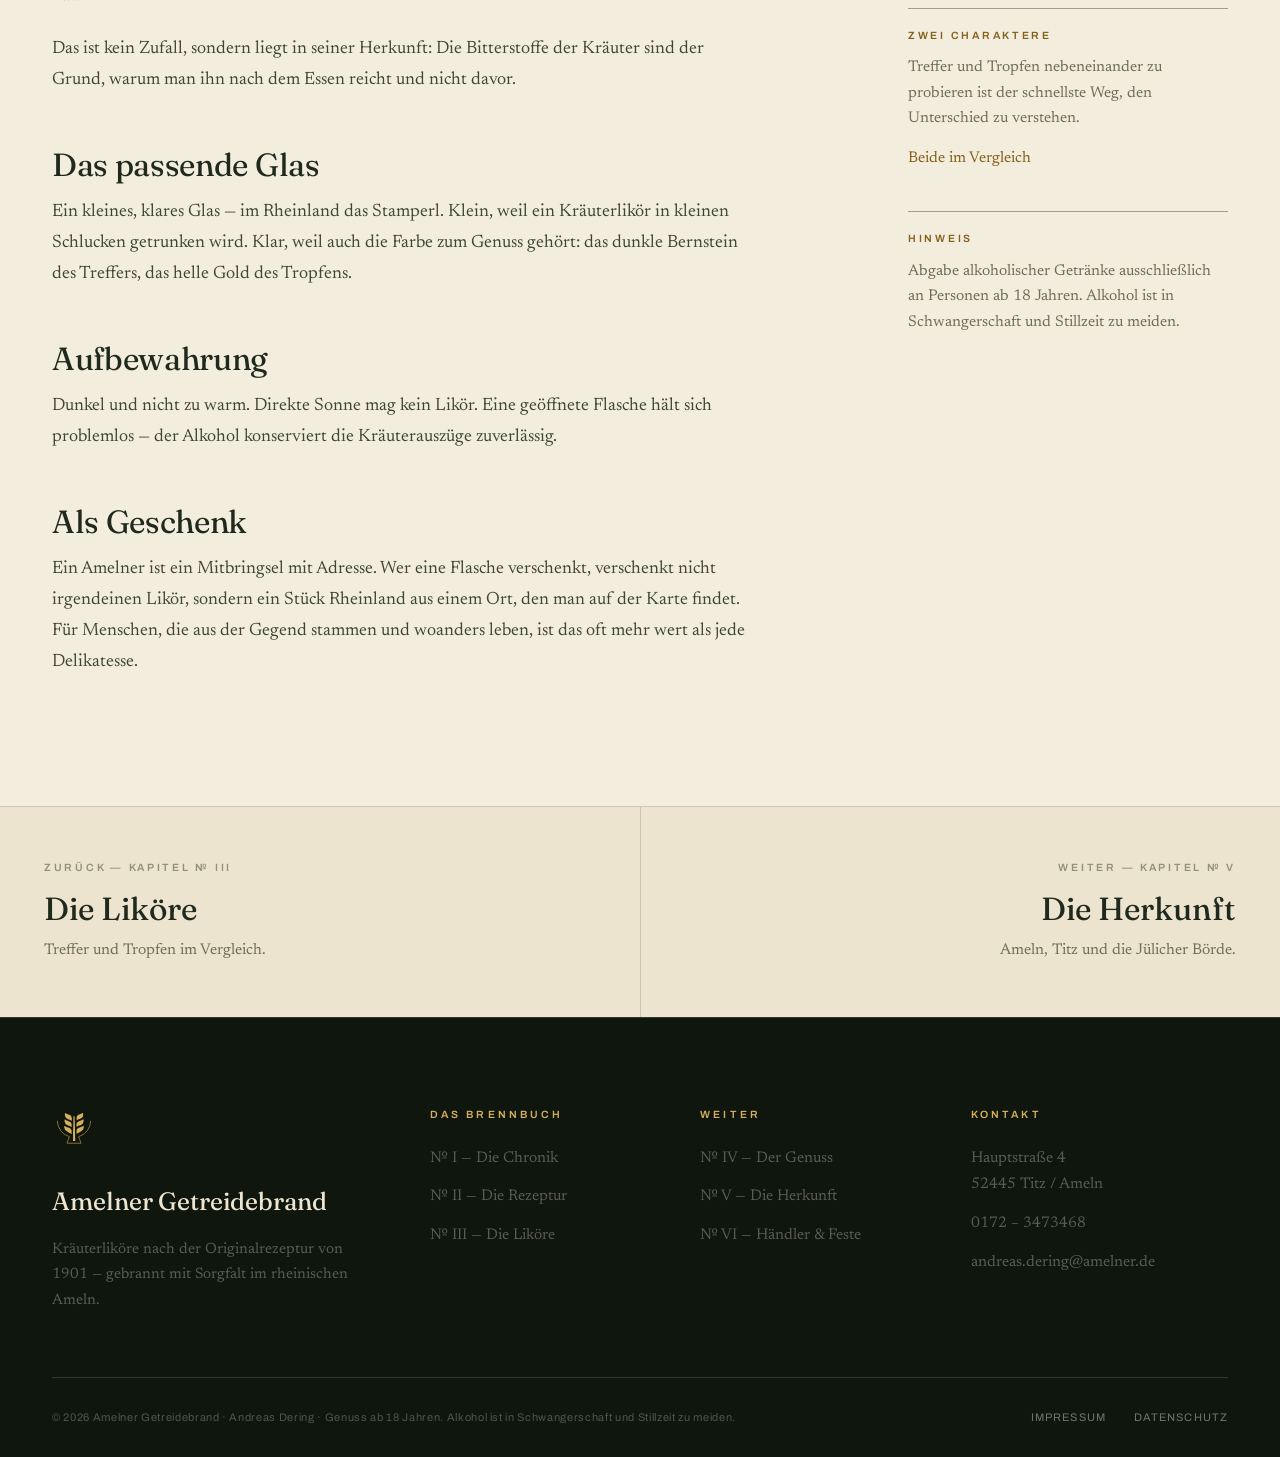
<file: genuss.html>
<!DOCTYPE html>
<html lang="de">
<head>
<meta charset="UTF-8">
<meta name="viewport" content="width=device-width, initial-scale=1.0">
<title>Der Genuss — Amelner Getreidebrand</title>
<meta name="description" content="Gut gekühlt, aus dem kleinen Glas, nach dem Essen: wie ein Amelner Kräuterlikör richtig serviert wird.">
<meta name="robots" content="index, follow">
<link rel="canonical" href="https://amelner.de/genuss.html">
<meta property="og:url" content="https://amelner.de/genuss.html">
<script type="application/ld+json">
{"@context":"https://schema.org","@type":"LocalBusiness","@id":"#amelner","name":"Amelner Getreidebrand","description":"Kräuterliköre nach der Originalrezeptur von 1901, gebrannt in Ameln, Gemeinde Titz.","founder":{"@type":"Person","name":"Andreas Dering"},"foundingDate":"1901","address":{"@type":"PostalAddress","streetAddress":"Hauptstraße 4","addressLocality":"Titz","addressRegion":"Nordrhein-Westfalen","postalCode":"52445","addressCountry":"DE"},"telephone":"+491723473468","email":"andreas.dering@amelner.de","areaServed":"Rheinland","knowsLanguage":"de"}
</script>

<meta property="og:type" content="website">
<meta property="og:title" content="Der Genuss — Amelner Getreidebrand">
<meta property="og:description" content="Gut gekühlt, aus dem kleinen Glas, nach dem Essen: wie ein Amelner Kräuterlikör richtig serviert wird.">
<meta property="og:image" content="https://amelner.de/assets/img/hero-korn-abend-1200.jpg">
<meta property="og:locale" content="de_DE">
<link rel="icon" type="image/png" href="assets/img/logo-gold.png">
<link rel="preconnect" href="https://fonts.googleapis.com">
<link rel="preconnect" href="https://fonts.gstatic.com" crossorigin>
<link href="https://fonts.googleapis.com/css2?family=Fraunces:ital,opsz,wght@0,9..144,340..640;1,9..144,340..640&family=Newsreader:opsz,wght@6..72,400..600&family=Archivo:wght@400..600&display=swap" rel="stylesheet">
<link rel="stylesheet" href="css/style.css">
</head>
<body>
<a href="#inhalt" class="skip">Zum Inhalt springen</a>
<svg width="0" height="0" style="position:absolute" aria-hidden="true"><defs>
<g id="mark-g" transform="translate(-21.105,-1.132) scale(0.12105)"><g fill="none" stroke="currentColor" stroke-width="13"><path d="M295 340A375 375 0 0 0 565 700"/><path d="M1045 340A375 375 0 0 1 775 700"/><path d="M565 700L512 848L828 848L775 700"/></g><g transform="translate(0.000000,960.000000) scale(0.100000,-0.100000)"> <path d="M8651 7919 c-13 -5 -56 -30 -96 -54 -70 -44 -260 -130 -340 -155 -22 -6 -84 -32 -138 -57 -74 -34 -122 -49 -193 -59 -163 -25 -260 -74 -393 -200 -79 -74 -91 -94 -145 -233 -52 -135 -58 -193 -54 -514 4 -315 8 -340 63 -345 24 -2 42 7 83 42 81 69 224 142 307 157 113 19 371 114 445 163 36 24 84 53 106 64 23 12 75 47 115 79 41 32 90 70 109 83 63 44 141 114 160 145 36 59 79 322 86 530 12 333 -9 397 -115 354z"/> <path d="M4700 7887 c-65 -32 -77 -161 -40 -432 64 -466 43 -420 285 -629 55 -48 123 -97 151 -111 28 -13 72 -42 99 -64 26 -21 68 -47 94 -57 25 -9 71 -32 102 -51 42 -26 81 -38 160 -53 247 -45 359 -103 497 -259 72 -81 103 -95 135 -62 22 21 22 27 22 334 l0 312 -33 80 c-19 44 -47 127 -64 185 -44 158 -97 241 -211 334 -73 59 -174 99 -323 130 -40 8 -116 33 -170 57 -55 23 -148 59 -209 79 -113 38 -309 131 -380 180 -50 35 -83 43 -115 27z"/> <path d="M6644 7251 c-44 -27 -54 -66 -54 -210 -1 -69 -5 -157 -11 -196 -5 -38 -12 -389 -15 -780 -2 -390 -7 -717 -11 -725 -3 -8 -9 -208 -13 -445 -6 -318 -12 -451 -23 -510 -15 -79 -28 -843 -32 -1930 0 -192 -5 -438 -10 -545 -7 -178 -6 -199 10 -233 28 -60 37 -62 260 -58 196 2 200 3 225 27 30 29 39 126 20 219 -14 63 -21 284 -39 1175 -6 294 -15 589 -21 655 -5 66 -12 359 -15 650 -3 292 -10 584 -15 650 -6 66 -12 356 -14 645 -4 484 -6 532 -25 620 -18 85 -20 117 -15 315 5 175 3 242 -10 324 -9 58 -16 136 -16 175 0 93 -14 139 -51 170 -37 31 -81 34 -125 7z"/> <path d="M8715 6472 c-27 -16 -89 -54 -138 -85 -134 -87 -244 -136 -442 -198 -278 -86 -434 -170 -583 -314 -150 -145 -199 -208 -261 -339 -58 -125 -68 -166 -51 -222 6 -21 16 -95 20 -164 22 -307 25 -334 46 -355 30 -30 55 -17 148 79 118 122 216 172 423 216 75 17 153 38 172 48 20 10 108 56 196 102 340 175 383 217 484 456 27 66 69 187 92 269 l44 150 0 171 c0 155 -2 174 -19 193 -26 29 -70 26 -131 -7z"/> <path d="M4603 6446 l-28 -24 0 -179 c1 -205 20 -316 85 -488 20 -55 43 -118 50 -140 35 -111 162 -244 312 -327 181 -101 370 -189 458 -213 47 -12 98 -28 115 -35 16 -6 60 -18 98 -26 100 -21 221 -92 315 -184 106 -105 137 -110 153 -29 4 24 6 76 2 116 -3 39 0 152 7 251 11 161 11 185 -4 237 -41 140 -152 336 -235 413 -82 78 -185 149 -246 172 -33 12 -83 35 -111 50 -28 16 -97 46 -155 66 -57 20 -109 40 -115 45 -6 5 -46 18 -88 29 -43 11 -103 33 -134 49 -31 16 -86 43 -122 59 -60 26 -137 73 -249 151 -53 37 -71 38 -108 7z"/> <path d="M8744 5013 c-233 -143 -321 -187 -440 -224 -128 -38 -250 -84 -431 -159 -27 -11 -73 -26 -103 -34 -129 -35 -402 -320 -479 -500 -25 -59 -26 -67 -26 -261 1 -276 14 -523 32 -557 26 -53 100 -30 198 63 29 27 80 58 275 164 52 29 133 75 180 104 47 29 112 65 145 80 33 15 81 46 107 69 26 22 74 55 107 72 32 18 94 61 138 96 43 35 110 88 149 118 81 61 150 158 190 262 13 36 35 86 48 112 41 83 76 266 76 400 0 143 -5 174 -36 207 -31 34 -60 32 -130 -12z"/> <path d="M4551 5004 c-35 -25 -52 -78 -57 -178 -5 -96 -8 -83 75 -386 37 -136 93 -256 153 -326 52 -61 190 -176 272 -226 34 -20 89 -62 124 -92 66 -59 150 -111 269 -169 40 -19 92 -51 114 -71 23 -19 65 -43 93 -52 46 -15 107 -47 265 -138 29 -17 82 -57 118 -88 101 -89 165 -98 177 -25 3 17 10 179 16 358 8 272 8 333 -4 365 -30 85 -85 191 -119 232 -20 23 -56 73 -82 112 -25 38 -67 88 -94 112 -66 60 -224 143 -318 169 -43 12 -99 32 -125 45 -26 13 -78 31 -115 40 -61 14 -150 45 -298 106 -52 21 -163 85 -296 170 -88 56 -133 67 -168 42z"/> </g></g>
<symbol id="mark" viewBox="0 0 120 120"><use href="#mark-g" fill="currentColor"/></symbol>
<symbol id="seal" viewBox="0 0 140 140">
<circle cx="70" cy="70" r="67" fill="none" stroke="currentColor" stroke-width="1.5"/>
<circle cx="70" cy="70" r="62" fill="none" stroke="currentColor" stroke-width=".75"/>
<circle cx="70" cy="70" r="41" fill="none" stroke="currentColor" stroke-width=".75"/>
<path id="seal-path" d="M70,70 m-51,0 a51,51 0 1,1 102,0 a51,51 0 1,1 -102,0" fill="none"/>
<text font-family="Archivo, sans-serif" font-size="10.5" font-weight="600" letter-spacing="3.1" fill="currentColor"><textPath href="#seal-path">AMELNER GETREIDEBRAND · ANNO 1901 · AMELN ·</textPath></text>
<use href="#mark-g" fill="currentColor" transform="translate(38,40) scale(.535)"/></symbol>
<symbol id="aehre" viewBox="0 0 120 120"><path fill="currentColor" d="M60 16c2.2 2.6 3.4 6 3.4 9.6 0 .8-.1 1.6-.2 2.4 1.6-1.4 3.6-2.3 5.7-2.6-.5 3.4-2.3 6.5-5 8.6.1.7.2 1.5.2 2.3 0 .7 0 1.3-.1 2 1.7-1.5 3.8-2.4 6.1-2.6-.6 3.6-2.6 6.8-5.6 8.9-.2 1.2-.5 2.3-.9 3.4l-2.4 28h-2.6l-2.4-28c-.4-1.1-.7-2.2-.9-3.4-3-2.1-5-5.3-5.6-8.9 2.3.2 4.4 1.1 6.1 2.6-.1-.7-.1-1.3-.1-2 0-.8.1-1.6.2-2.3-2.7-2.1-4.5-5.2-5-8.6 2.1.3 4.1 1.2 5.7 2.6-.1-.8-.2-1.6-.2-2.4 0-3.6 1.2-7 3.4-9.6z"/></symbol>
<symbol id="arrow" viewBox="0 0 24 24"><path d="M5 12h14M13 6l6 6-6 6" fill="none" stroke="currentColor" stroke-width="2" stroke-linecap="round" stroke-linejoin="round"/></symbol>
</defs></svg>
<div class="age-gate" id="ageGate" role="dialog" aria-modal="true" aria-labelledby="ageTitle">
  <div class="age-card"><div class="age-card-in">
    <svg class="mark" aria-hidden="true"><use href="#mark"/></svg>
    <h2 id="ageTitle">Schön, dass Sie da sind.</h2>
    <p>Unsere Liköre sind Genussmittel für Erwachsene.<br>Sind Sie mindestens 18&nbsp;Jahre alt?</p>
    <div class="age-actions">
      <button class="btn btn-fill" id="ageYes">Ja, ich bin über 18</button>
      <button class="btn" id="ageNo">Nein</button>
    </div>
    <p class="age-msg" id="ageMsg">Dann müssen wir Sie leider vertrösten — bis zu Ihrem 18.&nbsp;Geburtstag.</p>
  </div></div>
</div>
<header class="header" id="header">
  <div class="header-inner">
    <a href="index.html" class="brand" aria-label="Amelner Getreidebrand — Startseite">
      <svg class="brand-mark" aria-hidden="true"><use href="#mark"/></svg>
      <span class="brand-text"><span class="brand-name">Amelner</span><span class="brand-sub">Getreidebrand · Anno 1901</span></span>
    </a>
    <nav class="nav" aria-label="Hauptnavigation"><a href="chronik.html" class="nav-link">Chronik</a><a href="rezeptur.html" class="nav-link">Rezeptur</a><a href="likoere.html" class="nav-link">Die Liköre</a><a href="genuss.html" class="nav-link active">Genuss</a><a href="herkunft.html" class="nav-link">Herkunft</a><a href="haendler.html" class="nav-link">Händler</a><a href="bestellen.html" class="nav-cta">Bestellen</a></nav>
    <button class="hamburger" id="menuToggle" aria-label="Menü öffnen" aria-expanded="false"><span></span><span></span><span></span></button>
  </div>
</header>
<nav class="mobile-nav" id="mobileNav" aria-label="Mobile Navigation">
  <a href="chronik.html">Chronik</a><a href="rezeptur.html">Rezeptur</a><a href="likoere.html">Die Liköre</a><a href="genuss.html" class="active">Genuss</a><a href="herkunft.html">Herkunft</a><a href="haendler.html">Händler</a><a href="bestellen.html">Bestellen</a>
  <div class="orn mn-orn"><svg aria-hidden="true"><use href="#aehre"/></svg></div>
  <div class="mn-foot">Ameln · Gemeinde Titz · Anno 1901</div>
</nav>
<section class="page-hero" id="inhalt">
  <div class="page-hero-frame" aria-hidden="true"></div>
  <div class="container"><div class="page-hero-inner">
    <div class="kicker inv">Kapitel № IV</div>
    <h1>Der Genuss</h1>
    <p class="lede">Ein Amelner ist kein Getränk für nebenbei. Drei Dinge genügen, damit er zeigt, was in ihm steckt.</p>
    <div class="page-hero-meta"><div class="m"><div class="a">10–12 °C</div><div class="b">Treffer</div></div><div class="m"><div class="a">10–15 °C</div><div class="b">Tropfen</div></div><div class="m"><div class="a">Pur</div><div class="b">Ohne Eis</div></div></div>
  </div></div>
</section>

<main>
<section class="inv">
  <div class="container">
    <div class="ritual-grid">
      <div class="ritual-media rv">
        <div class="plate"><picture>
      <source type="image/webp" srcset="assets/img/genuss-rosemary-700.webp 700w, assets/img/genuss-rosemary-1000.webp 1000w" sizes="(max-width:900px) 90vw, 460px">
      <img src="assets/img/genuss-rosemary-1000.jpg" srcset="assets/img/genuss-rosemary-700.jpg 700w, assets/img/genuss-rosemary-1000.jpg 1000w" sizes="(max-width:900px) 90vw, 460px" width="1000" height="667" alt="Likör im Glas, mit frischen Kräutern garniert" loading="lazy">
    </picture>
          <div class="caption">Ein guter Tropfen will zelebriert werden</div>
        </div>
      </div>
      <div class="rv rv1">
        <div class="ritual-list" style="margin-top:0">
          <div class="ritual-item"><span class="no">i.</span><div><h4>Gut gekühlt</h4><p>Der Treffer bei 10–12&#8201;°C, der Tropfen bei 10–15&#8201;°C. Kühl genug, dass er erfrischt — nicht so kalt, dass die Kräuter verstummen. Eine Stunde im Kühlschrank genügt.</p></div></div>
          <div class="ritual-item"><span class="no">ii.</span><div><h4>Aus dem kleinen Glas</h4><p>Pur, im Stamperl, ohne Eis. Eis verdünnt und betäubt die Aromen — beides ist bei einem Kräuterlikör nicht erwünscht.</p></div></div>
          <div class="ritual-item"><span class="no">iii.</span><div><h4>Nach dem Essen</h4><p>Dank seiner Bekömmlichkeit der ideale Abschluss eines guten Mahls — und oft genug der Anfang eines guten Gesprächs.</p></div></div>
        </div>
      </div>
    </div>
  </div>
</section>

<section class="sec-paper">
  <div class="container">
    <div class="with-aside">
      <div class="prose rv">
        <h3>Der richtige Augenblick</h3>
        <p>Es gibt Getränke, die den Abend eröffnen, und solche, die ihn abrunden. Ein Kräuterlikör gehört zur zweiten Sorte. Er kommt, wenn die Teller abgeräumt sind und niemand mehr Eile hat.</p>
        <p>Das ist kein Zufall, sondern liegt in seiner Herkunft: Die Bitterstoffe der Kräuter sind der Grund, warum man ihn nach dem Essen reicht und nicht davor.</p>

        <h3>Das passende Glas</h3>
        <p>Ein kleines, klares Glas — im Rheinland das Stamperl. Klein, weil ein Kräuterlikör in kleinen Schlucken getrunken wird. Klar, weil auch die Farbe zum Genuss gehört: das dunkle Bernstein des Treffers, das helle Gold des Tropfens.</p>

        <h3>Aufbewahrung</h3>
        <p>Dunkel und nicht zu warm. Direkte Sonne mag kein Likör. Eine geöffnete Flasche hält sich problemlos — der Alkohol konserviert die Kräuterauszüge zuverlässig.</p>

        <h3>Als Geschenk</h3>
        <p>Ein Amelner ist ein Mitbringsel mit Adresse. Wer eine Flasche verschenkt, verschenkt nicht irgendeinen Likör, sondern ein Stück Rheinland aus einem Ort, den man auf der Karte findet. Für Menschen, die aus der Gegend stammen und woanders leben, ist das oft mehr wert als jede Delikatesse.</p>
      </div>
      <div>
        <div class="aside-note rv rv1"><h4>Kurz gefasst</h4>
          <p>Gut gekühlt. Aus dem kleinen Glas. Pur, ohne Eis. Nach dem Essen.</p></div>
        <div class="aside-note rv rv2" style="margin-top:40px"><h4>Zwei Charaktere</h4>
          <p>Treffer und Tropfen nebeneinander zu probieren ist der schnellste Weg, den Unterschied zu verstehen.</p>
          <p><a href="likoere.html">Beide im Vergleich</a></p></div>
        <div class="aside-note rv rv2" style="margin-top:40px"><h4>Hinweis</h4>
          <p>Abgabe alkoholischer Getränke ausschließlich an Personen ab 18 Jahren. Alkohol ist in Schwangerschaft und Stillzeit zu meiden.</p></div>
      </div>
    </div>
  </div>
</section>
</main>
<nav class="next" aria-label="Weiter im Brennbuch">
  <div class="next-inner"><a class="next-card prev" href="likoere.html"><span class="k">Zurück — Kapitel № III</span><span class="t">Die Liköre</span><span class="d">Treffer und Tropfen im Vergleich.</span></a><a class="next-card fwd" href="herkunft.html"><span class="k">Weiter — Kapitel № V</span><span class="t">Die Herkunft</span><span class="d">Ameln, Titz und die Jülicher Börde.</span></a></div>
</nav>
<footer class="footer">
  <div class="container">
    <div class="footer-top">
      <div class="footer-brand">
        <svg class="brand-mark" aria-hidden="true"><use href="#mark"/></svg>
        <div class="fb-name">Amelner Getreidebrand</div>
        <p>Kräuterliköre nach der Originalrezeptur von 1901 — gebrannt mit Sorgfalt im rheinischen Ameln.</p>
      </div>
      <div class="footer-col">
        <h5>Das Brennbuch</h5>
        <a href="chronik.html">№ I — Die Chronik</a>
        <a href="rezeptur.html">№ II — Die Rezeptur</a>
        <a href="likoere.html">№ III — Die Liköre</a>
      </div>
      <div class="footer-col">
        <h5>Weiter</h5>
        <a href="genuss.html">№ IV — Der Genuss</a>
        <a href="herkunft.html">№ V — Die Herkunft</a>
        <a href="haendler.html">№ VI — Händler &amp; Feste</a>
      </div>
      <div class="footer-col">
        <h5>Kontakt</h5>
        <p>Hauptstraße 4<br>52445 Titz / Ameln</p>
        <a href="tel:+491723473468">0172 – 3473468</a>
        <a href="mailto:andreas.dering@amelner.de">andreas.dering@amelner.de</a>
      </div>
    </div>
    <div class="footer-bottom">
      <p>© <span id="year">2026</span> Amelner Getreidebrand · Andreas Dering · Genuss ab 18 Jahren. Alkohol ist in Schwangerschaft und Stillzeit zu meiden.</p>
      <div class="links"><a href="impressum.html">Impressum</a><a href="datenschutz.html">Datenschutz</a></div>
    </div>
  </div>
</footer>
<script src="js/main.js"></script>
</body>
</html>
</file>
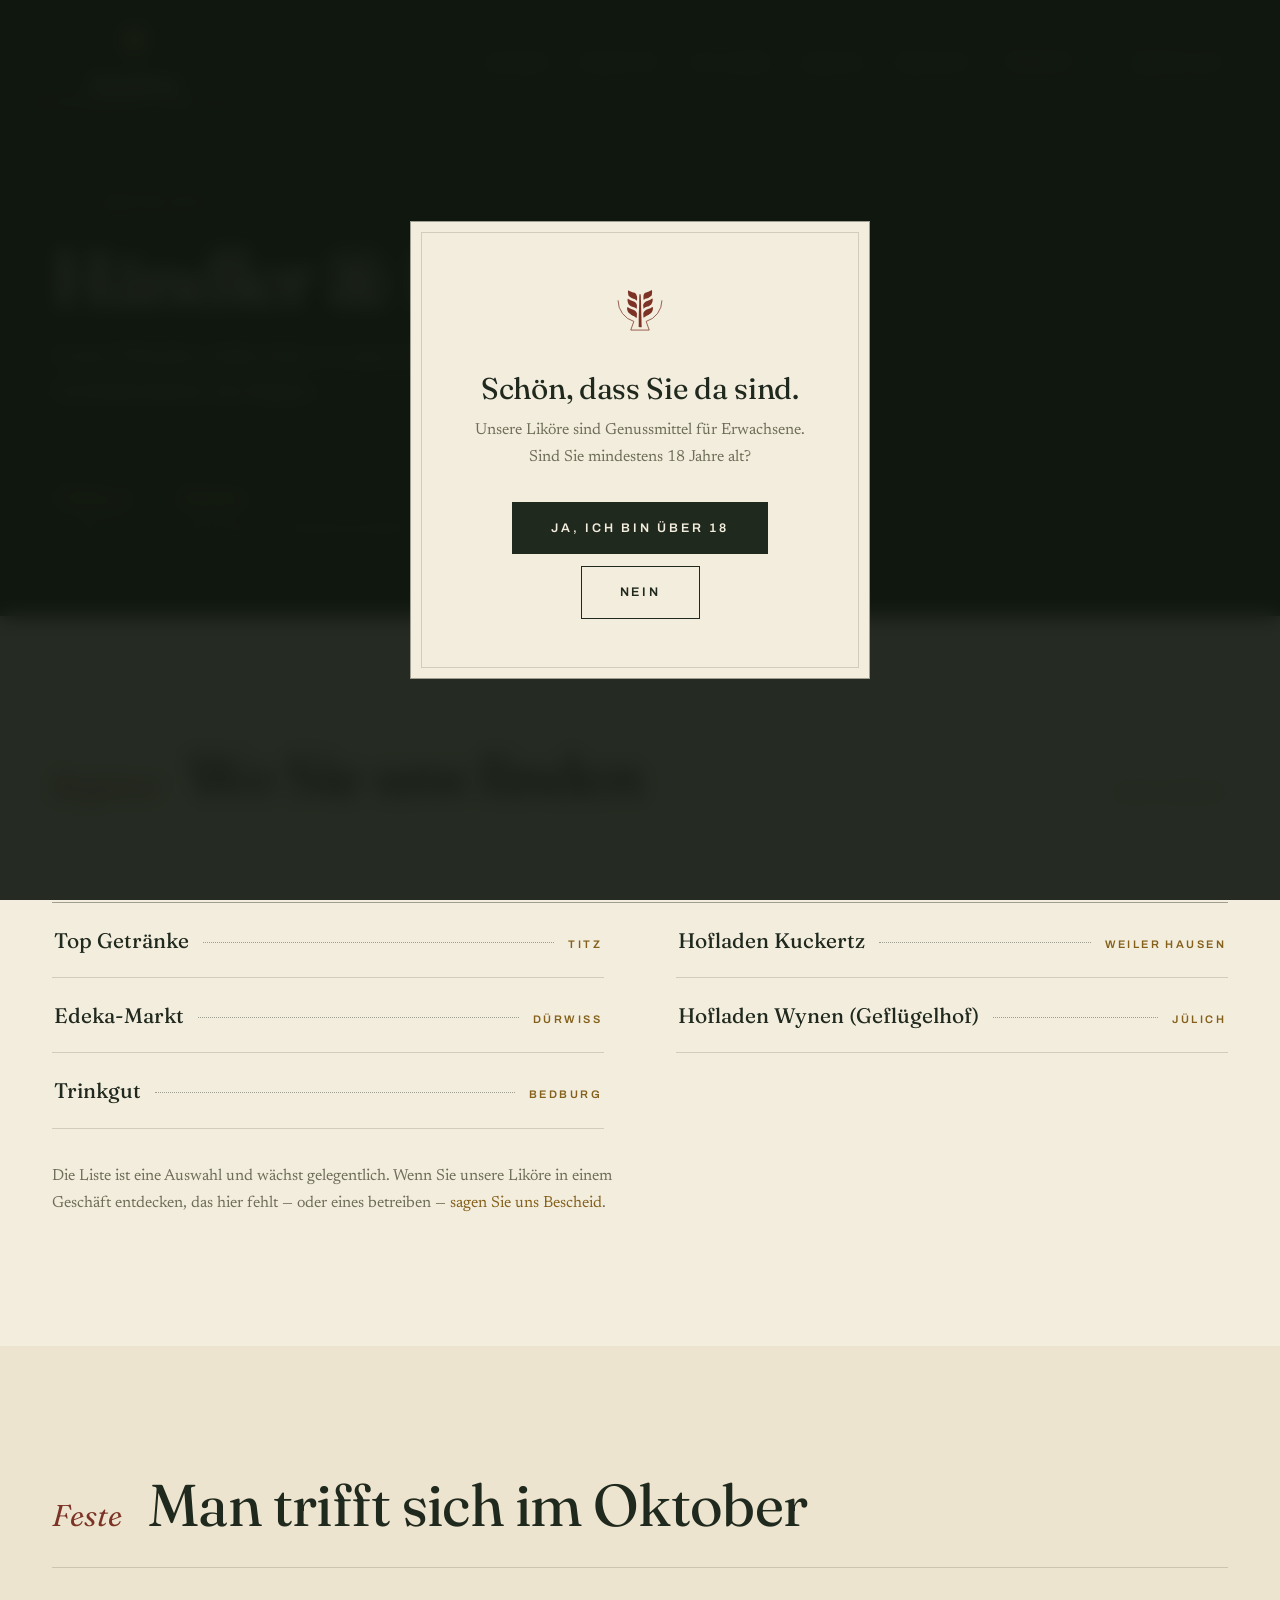
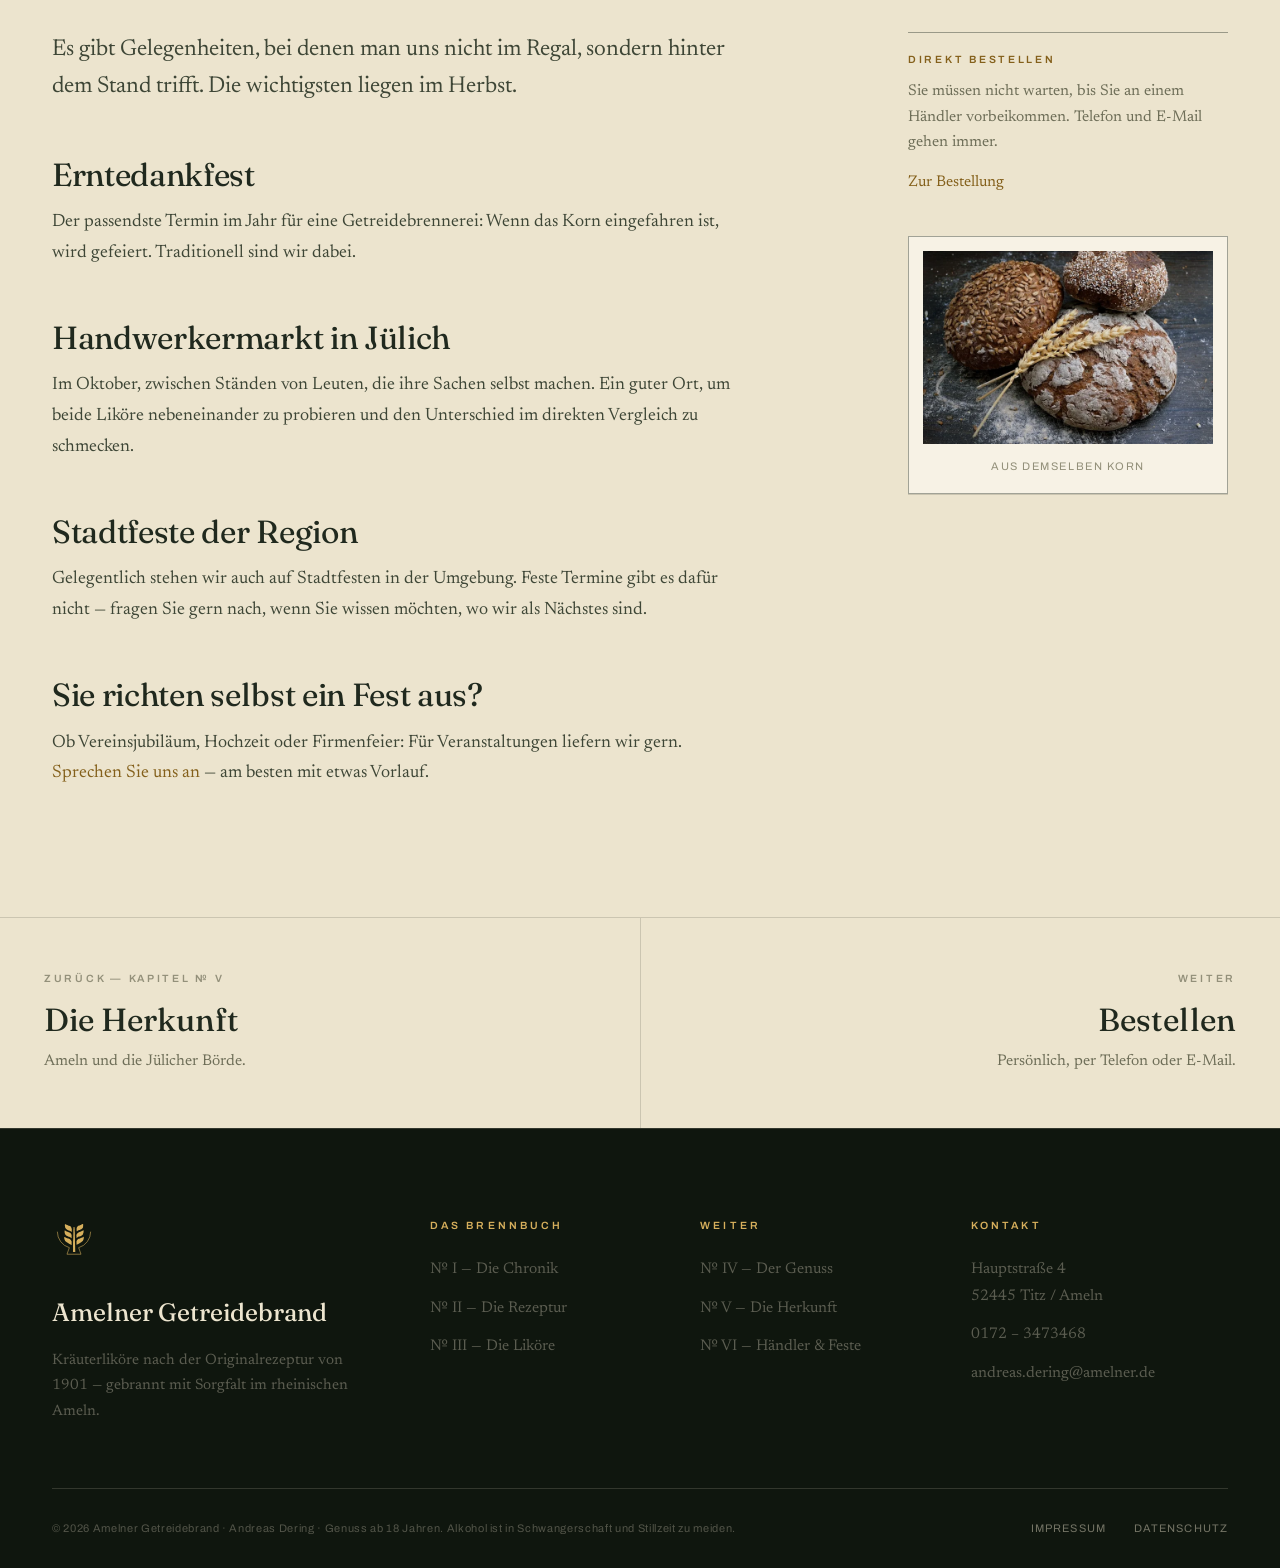
<file: haendler.html>
<!DOCTYPE html>
<html lang="de">
<head>
<meta charset="UTF-8">
<meta name="viewport" content="width=device-width, initial-scale=1.0">
<title>Händler &amp; Feste — Amelner Getreidebrand</title>
<meta name="description" content="Hofläden und Getränkemärkte der Region — und die Feste, auf denen wir im Oktober stehen.">
<meta name="robots" content="index, follow">
<link rel="canonical" href="https://amelner.de/haendler.html">
<meta property="og:url" content="https://amelner.de/haendler.html">
<script type="application/ld+json">
{"@context":"https://schema.org","@type":"LocalBusiness","@id":"#amelner","name":"Amelner Getreidebrand","description":"Kräuterliköre nach der Originalrezeptur von 1901, gebrannt in Ameln, Gemeinde Titz.","founder":{"@type":"Person","name":"Andreas Dering"},"foundingDate":"1901","address":{"@type":"PostalAddress","streetAddress":"Hauptstraße 4","addressLocality":"Titz","addressRegion":"Nordrhein-Westfalen","postalCode":"52445","addressCountry":"DE"},"telephone":"+491723473468","email":"andreas.dering@amelner.de","areaServed":"Rheinland","knowsLanguage":"de"}
</script>

<meta property="og:type" content="website">
<meta property="og:title" content="Händler &amp; Feste — Amelner Getreidebrand">
<meta property="og:description" content="Hofläden und Getränkemärkte der Region — und die Feste, auf denen wir im Oktober stehen.">
<meta property="og:image" content="https://amelner.de/assets/img/hero-korn-abend-1200.jpg">
<meta property="og:locale" content="de_DE">
<link rel="icon" type="image/png" href="assets/img/logo-gold.png">
<link rel="preconnect" href="https://fonts.googleapis.com">
<link rel="preconnect" href="https://fonts.gstatic.com" crossorigin>
<link href="https://fonts.googleapis.com/css2?family=Fraunces:ital,opsz,wght@0,9..144,340..640;1,9..144,340..640&family=Newsreader:opsz,wght@6..72,400..600&family=Archivo:wght@400..600&display=swap" rel="stylesheet">
<link rel="stylesheet" href="css/style.css">
</head>
<body>
<a href="#inhalt" class="skip">Zum Inhalt springen</a>
<svg width="0" height="0" style="position:absolute" aria-hidden="true"><defs>
<g id="mark-g" transform="translate(-21.105,-1.132) scale(0.12105)"><g fill="none" stroke="currentColor" stroke-width="13"><path d="M295 340A375 375 0 0 0 565 700"/><path d="M1045 340A375 375 0 0 1 775 700"/><path d="M565 700L512 848L828 848L775 700"/></g><g transform="translate(0.000000,960.000000) scale(0.100000,-0.100000)"> <path d="M8651 7919 c-13 -5 -56 -30 -96 -54 -70 -44 -260 -130 -340 -155 -22 -6 -84 -32 -138 -57 -74 -34 -122 -49 -193 -59 -163 -25 -260 -74 -393 -200 -79 -74 -91 -94 -145 -233 -52 -135 -58 -193 -54 -514 4 -315 8 -340 63 -345 24 -2 42 7 83 42 81 69 224 142 307 157 113 19 371 114 445 163 36 24 84 53 106 64 23 12 75 47 115 79 41 32 90 70 109 83 63 44 141 114 160 145 36 59 79 322 86 530 12 333 -9 397 -115 354z"/> <path d="M4700 7887 c-65 -32 -77 -161 -40 -432 64 -466 43 -420 285 -629 55 -48 123 -97 151 -111 28 -13 72 -42 99 -64 26 -21 68 -47 94 -57 25 -9 71 -32 102 -51 42 -26 81 -38 160 -53 247 -45 359 -103 497 -259 72 -81 103 -95 135 -62 22 21 22 27 22 334 l0 312 -33 80 c-19 44 -47 127 -64 185 -44 158 -97 241 -211 334 -73 59 -174 99 -323 130 -40 8 -116 33 -170 57 -55 23 -148 59 -209 79 -113 38 -309 131 -380 180 -50 35 -83 43 -115 27z"/> <path d="M6644 7251 c-44 -27 -54 -66 -54 -210 -1 -69 -5 -157 -11 -196 -5 -38 -12 -389 -15 -780 -2 -390 -7 -717 -11 -725 -3 -8 -9 -208 -13 -445 -6 -318 -12 -451 -23 -510 -15 -79 -28 -843 -32 -1930 0 -192 -5 -438 -10 -545 -7 -178 -6 -199 10 -233 28 -60 37 -62 260 -58 196 2 200 3 225 27 30 29 39 126 20 219 -14 63 -21 284 -39 1175 -6 294 -15 589 -21 655 -5 66 -12 359 -15 650 -3 292 -10 584 -15 650 -6 66 -12 356 -14 645 -4 484 -6 532 -25 620 -18 85 -20 117 -15 315 5 175 3 242 -10 324 -9 58 -16 136 -16 175 0 93 -14 139 -51 170 -37 31 -81 34 -125 7z"/> <path d="M8715 6472 c-27 -16 -89 -54 -138 -85 -134 -87 -244 -136 -442 -198 -278 -86 -434 -170 -583 -314 -150 -145 -199 -208 -261 -339 -58 -125 -68 -166 -51 -222 6 -21 16 -95 20 -164 22 -307 25 -334 46 -355 30 -30 55 -17 148 79 118 122 216 172 423 216 75 17 153 38 172 48 20 10 108 56 196 102 340 175 383 217 484 456 27 66 69 187 92 269 l44 150 0 171 c0 155 -2 174 -19 193 -26 29 -70 26 -131 -7z"/> <path d="M4603 6446 l-28 -24 0 -179 c1 -205 20 -316 85 -488 20 -55 43 -118 50 -140 35 -111 162 -244 312 -327 181 -101 370 -189 458 -213 47 -12 98 -28 115 -35 16 -6 60 -18 98 -26 100 -21 221 -92 315 -184 106 -105 137 -110 153 -29 4 24 6 76 2 116 -3 39 0 152 7 251 11 161 11 185 -4 237 -41 140 -152 336 -235 413 -82 78 -185 149 -246 172 -33 12 -83 35 -111 50 -28 16 -97 46 -155 66 -57 20 -109 40 -115 45 -6 5 -46 18 -88 29 -43 11 -103 33 -134 49 -31 16 -86 43 -122 59 -60 26 -137 73 -249 151 -53 37 -71 38 -108 7z"/> <path d="M8744 5013 c-233 -143 -321 -187 -440 -224 -128 -38 -250 -84 -431 -159 -27 -11 -73 -26 -103 -34 -129 -35 -402 -320 -479 -500 -25 -59 -26 -67 -26 -261 1 -276 14 -523 32 -557 26 -53 100 -30 198 63 29 27 80 58 275 164 52 29 133 75 180 104 47 29 112 65 145 80 33 15 81 46 107 69 26 22 74 55 107 72 32 18 94 61 138 96 43 35 110 88 149 118 81 61 150 158 190 262 13 36 35 86 48 112 41 83 76 266 76 400 0 143 -5 174 -36 207 -31 34 -60 32 -130 -12z"/> <path d="M4551 5004 c-35 -25 -52 -78 -57 -178 -5 -96 -8 -83 75 -386 37 -136 93 -256 153 -326 52 -61 190 -176 272 -226 34 -20 89 -62 124 -92 66 -59 150 -111 269 -169 40 -19 92 -51 114 -71 23 -19 65 -43 93 -52 46 -15 107 -47 265 -138 29 -17 82 -57 118 -88 101 -89 165 -98 177 -25 3 17 10 179 16 358 8 272 8 333 -4 365 -30 85 -85 191 -119 232 -20 23 -56 73 -82 112 -25 38 -67 88 -94 112 -66 60 -224 143 -318 169 -43 12 -99 32 -125 45 -26 13 -78 31 -115 40 -61 14 -150 45 -298 106 -52 21 -163 85 -296 170 -88 56 -133 67 -168 42z"/> </g></g>
<symbol id="mark" viewBox="0 0 120 120"><use href="#mark-g" fill="currentColor"/></symbol>
<symbol id="seal" viewBox="0 0 140 140">
<circle cx="70" cy="70" r="67" fill="none" stroke="currentColor" stroke-width="1.5"/>
<circle cx="70" cy="70" r="62" fill="none" stroke="currentColor" stroke-width=".75"/>
<circle cx="70" cy="70" r="41" fill="none" stroke="currentColor" stroke-width=".75"/>
<path id="seal-path" d="M70,70 m-51,0 a51,51 0 1,1 102,0 a51,51 0 1,1 -102,0" fill="none"/>
<text font-family="Archivo, sans-serif" font-size="10.5" font-weight="600" letter-spacing="3.1" fill="currentColor"><textPath href="#seal-path">AMELNER GETREIDEBRAND · ANNO 1901 · AMELN ·</textPath></text>
<use href="#mark-g" fill="currentColor" transform="translate(38,40) scale(.535)"/></symbol>
<symbol id="aehre" viewBox="0 0 120 120"><path fill="currentColor" d="M60 16c2.2 2.6 3.4 6 3.4 9.6 0 .8-.1 1.6-.2 2.4 1.6-1.4 3.6-2.3 5.7-2.6-.5 3.4-2.3 6.5-5 8.6.1.7.2 1.5.2 2.3 0 .7 0 1.3-.1 2 1.7-1.5 3.8-2.4 6.1-2.6-.6 3.6-2.6 6.8-5.6 8.9-.2 1.2-.5 2.3-.9 3.4l-2.4 28h-2.6l-2.4-28c-.4-1.1-.7-2.2-.9-3.4-3-2.1-5-5.3-5.6-8.9 2.3.2 4.4 1.1 6.1 2.6-.1-.7-.1-1.3-.1-2 0-.8.1-1.6.2-2.3-2.7-2.1-4.5-5.2-5-8.6 2.1.3 4.1 1.2 5.7 2.6-.1-.8-.2-1.6-.2-2.4 0-3.6 1.2-7 3.4-9.6z"/></symbol>
<symbol id="arrow" viewBox="0 0 24 24"><path d="M5 12h14M13 6l6 6-6 6" fill="none" stroke="currentColor" stroke-width="2" stroke-linecap="round" stroke-linejoin="round"/></symbol>
</defs></svg>
<div class="age-gate" id="ageGate" role="dialog" aria-modal="true" aria-labelledby="ageTitle">
  <div class="age-card"><div class="age-card-in">
    <svg class="mark" aria-hidden="true"><use href="#mark"/></svg>
    <h2 id="ageTitle">Schön, dass Sie da sind.</h2>
    <p>Unsere Liköre sind Genussmittel für Erwachsene.<br>Sind Sie mindestens 18&nbsp;Jahre alt?</p>
    <div class="age-actions">
      <button class="btn btn-fill" id="ageYes">Ja, ich bin über 18</button>
      <button class="btn" id="ageNo">Nein</button>
    </div>
    <p class="age-msg" id="ageMsg">Dann müssen wir Sie leider vertrösten — bis zu Ihrem 18.&nbsp;Geburtstag.</p>
  </div></div>
</div>
<header class="header" id="header">
  <div class="header-inner">
    <a href="index.html" class="brand" aria-label="Amelner Getreidebrand — Startseite">
      <svg class="brand-mark" aria-hidden="true"><use href="#mark"/></svg>
      <span class="brand-text"><span class="brand-name">Amelner</span><span class="brand-sub">Getreidebrand · Anno 1901</span></span>
    </a>
    <nav class="nav" aria-label="Hauptnavigation"><a href="chronik.html" class="nav-link">Chronik</a><a href="rezeptur.html" class="nav-link">Rezeptur</a><a href="likoere.html" class="nav-link">Die Liköre</a><a href="genuss.html" class="nav-link">Genuss</a><a href="herkunft.html" class="nav-link">Herkunft</a><a href="haendler.html" class="nav-link active">Händler</a><a href="bestellen.html" class="nav-cta">Bestellen</a></nav>
    <button class="hamburger" id="menuToggle" aria-label="Menü öffnen" aria-expanded="false"><span></span><span></span><span></span></button>
  </div>
</header>
<nav class="mobile-nav" id="mobileNav" aria-label="Mobile Navigation">
  <a href="chronik.html">Chronik</a><a href="rezeptur.html">Rezeptur</a><a href="likoere.html">Die Liköre</a><a href="genuss.html">Genuss</a><a href="herkunft.html">Herkunft</a><a href="haendler.html" class="active">Händler</a><a href="bestellen.html">Bestellen</a>
  <div class="orn mn-orn"><svg aria-hidden="true"><use href="#aehre"/></svg></div>
  <div class="mn-foot">Ameln · Gemeinde Titz · Anno 1901</div>
</nav>
<section class="page-hero" id="inhalt">
  <div class="page-hero-frame" aria-hidden="true"></div>
  <div class="container"><div class="page-hero-inner">
    <div class="kicker inv">Kapitel № VI</div>
    <h1>Händler &amp; Feste</h1>
    <p class="lede">Unsere Flaschen stehen dort, wo man sie erwartet: in Hofläden und Getränkemärkten der Region.</p>
    <div class="page-hero-meta"><div class="m"><div class="a">5 Häuser</div><div class="b">Im Register</div></div><div class="m"><div class="a">Oktober</div><div class="b">Erntedank &amp; Handwerkermarkt</div></div></div>
  </div></div>
</section>

<main>
<section class="sec-paper">
  <div class="container">
    <div class="chapter rv"><span class="no">Register</span><h2>Wo Sie uns finden</h2><span class="aside">Eine Auswahl</span></div>
    <div class="register rv"><div class="register-row"><span class="name">Top Getränke</span><span class="dots"></span><span class="place">Titz</span></div><div class="register-row"><span class="name">Edeka-Markt</span><span class="dots"></span><span class="place">Dürwiß</span></div><div class="register-row"><span class="name">Trinkgut</span><span class="dots"></span><span class="place">Bedburg</span></div><div class="register-row"><span class="name">Hofladen Kuckertz</span><span class="dots"></span><span class="place">Weiler Hausen</span></div><div class="register-row"><span class="name">Hofladen Wynen (Geflügelhof)</span><span class="dots"></span><span class="place">Jülich</span></div></div>
    <p class="rv rv1" style="margin-top:34px;font-size:16px;color:var(--ink-mute);max-width:620px">Die Liste ist eine Auswahl und wächst gelegentlich. Wenn Sie unsere Liköre in einem Geschäft entdecken, das hier fehlt — oder eines betreiben — <a href="bestellen.html">sagen Sie uns Bescheid</a>.</p>
  </div>
</section>

<section class="sec-paper2">
  <div class="container">
    <div class="chapter rv"><span class="no">Feste</span><h2>Man trifft sich im Oktober</h2></div>
    <div class="with-aside">
      <div class="prose rv">
        <p class="lead">Es gibt Gelegenheiten, bei denen man uns nicht im Regal, sondern hinter dem Stand trifft. Die wichtigsten liegen im Herbst.</p>
        <h3>Erntedankfest</h3>
        <p>Der passendste Termin im Jahr für eine Getreidebrennerei: Wenn das Korn eingefahren ist, wird gefeiert. Traditionell sind wir dabei.</p>
        <h3>Handwerkermarkt in Jülich</h3>
        <p>Im Oktober, zwischen Ständen von Leuten, die ihre Sachen selbst machen. Ein guter Ort, um beide Liköre nebeneinander zu probieren und den Unterschied im direkten Vergleich zu schmecken.</p>
        <h3>Stadtfeste der Region</h3>
        <p>Gelegentlich stehen wir auch auf Stadtfesten in der Umgebung. Feste Termine gibt es dafür nicht — fragen Sie gern nach, wenn Sie wissen möchten, wo wir als Nächstes sind.</p>
        <h3>Sie richten selbst ein Fest aus?</h3>
        <p>Ob Vereinsjubiläum, Hochzeit oder Firmenfeier: Für Veranstaltungen liefern wir gern. <a href="bestellen.html">Sprechen Sie uns an</a> — am besten mit etwas Vorlauf.</p>
      </div>
      <div>
        <div class="aside-note rv rv1"><h4>Direkt bestellen</h4>
          <p>Sie müssen nicht warten, bis Sie an einem Händler vorbeikommen. Telefon und E-Mail gehen immer.</p>
          <p><a href="bestellen.html">Zur Bestellung</a></p></div>
        <div class="plate rv rv2" style="margin-top:40px">
          <picture>
      <source type="image/webp" srcset="assets/img/grain-bread-700.webp 700w, assets/img/grain-bread-1000.webp 1000w" sizes="(max-width:1080px) 90vw, 320px">
      <img src="assets/img/grain-bread-1000.jpg" srcset="assets/img/grain-bread-700.jpg 700w, assets/img/grain-bread-1000.jpg 1000w" sizes="(max-width:1080px) 90vw, 320px" width="1000" height="665" alt="Rustikale Brotlaibe mit einer Weizenähre" loading="lazy">
    </picture>
          <div class="caption">Aus demselben Korn</div>
        </div>
      </div>
    </div>
  </div>
</section>
</main>
<nav class="next" aria-label="Weiter im Brennbuch">
  <div class="next-inner"><a class="next-card prev" href="herkunft.html"><span class="k">Zurück — Kapitel № V</span><span class="t">Die Herkunft</span><span class="d">Ameln und die Jülicher Börde.</span></a><a class="next-card fwd" href="bestellen.html"><span class="k">Weiter</span><span class="t">Bestellen</span><span class="d">Persönlich, per Telefon oder E-Mail.</span></a></div>
</nav>
<footer class="footer">
  <div class="container">
    <div class="footer-top">
      <div class="footer-brand">
        <svg class="brand-mark" aria-hidden="true"><use href="#mark"/></svg>
        <div class="fb-name">Amelner Getreidebrand</div>
        <p>Kräuterliköre nach der Originalrezeptur von 1901 — gebrannt mit Sorgfalt im rheinischen Ameln.</p>
      </div>
      <div class="footer-col">
        <h5>Das Brennbuch</h5>
        <a href="chronik.html">№ I — Die Chronik</a>
        <a href="rezeptur.html">№ II — Die Rezeptur</a>
        <a href="likoere.html">№ III — Die Liköre</a>
      </div>
      <div class="footer-col">
        <h5>Weiter</h5>
        <a href="genuss.html">№ IV — Der Genuss</a>
        <a href="herkunft.html">№ V — Die Herkunft</a>
        <a href="haendler.html">№ VI — Händler &amp; Feste</a>
      </div>
      <div class="footer-col">
        <h5>Kontakt</h5>
        <p>Hauptstraße 4<br>52445 Titz / Ameln</p>
        <a href="tel:+491723473468">0172 – 3473468</a>
        <a href="mailto:andreas.dering@amelner.de">andreas.dering@amelner.de</a>
      </div>
    </div>
    <div class="footer-bottom">
      <p>© <span id="year">2026</span> Amelner Getreidebrand · Andreas Dering · Genuss ab 18 Jahren. Alkohol ist in Schwangerschaft und Stillzeit zu meiden.</p>
      <div class="links"><a href="impressum.html">Impressum</a><a href="datenschutz.html">Datenschutz</a></div>
    </div>
  </div>
</footer>
<script src="js/main.js"></script>
</body>
</html>
</file>
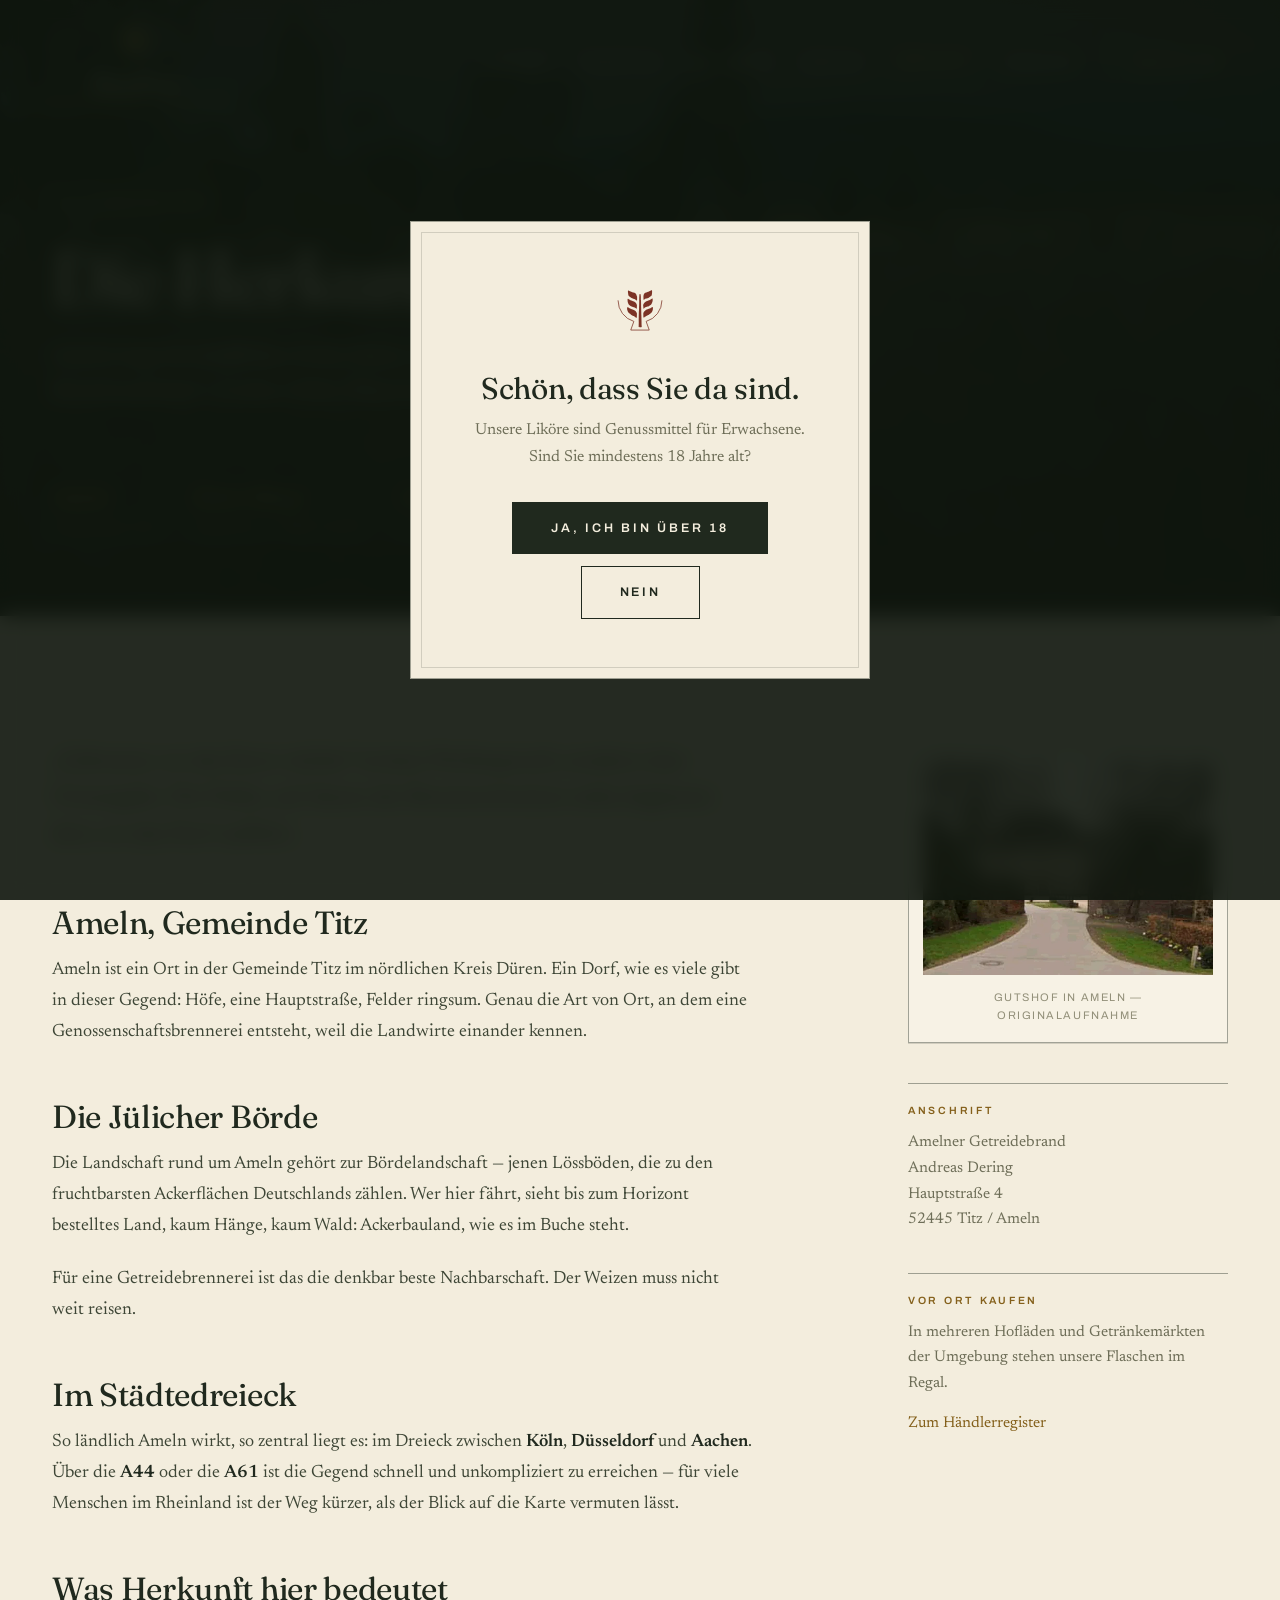
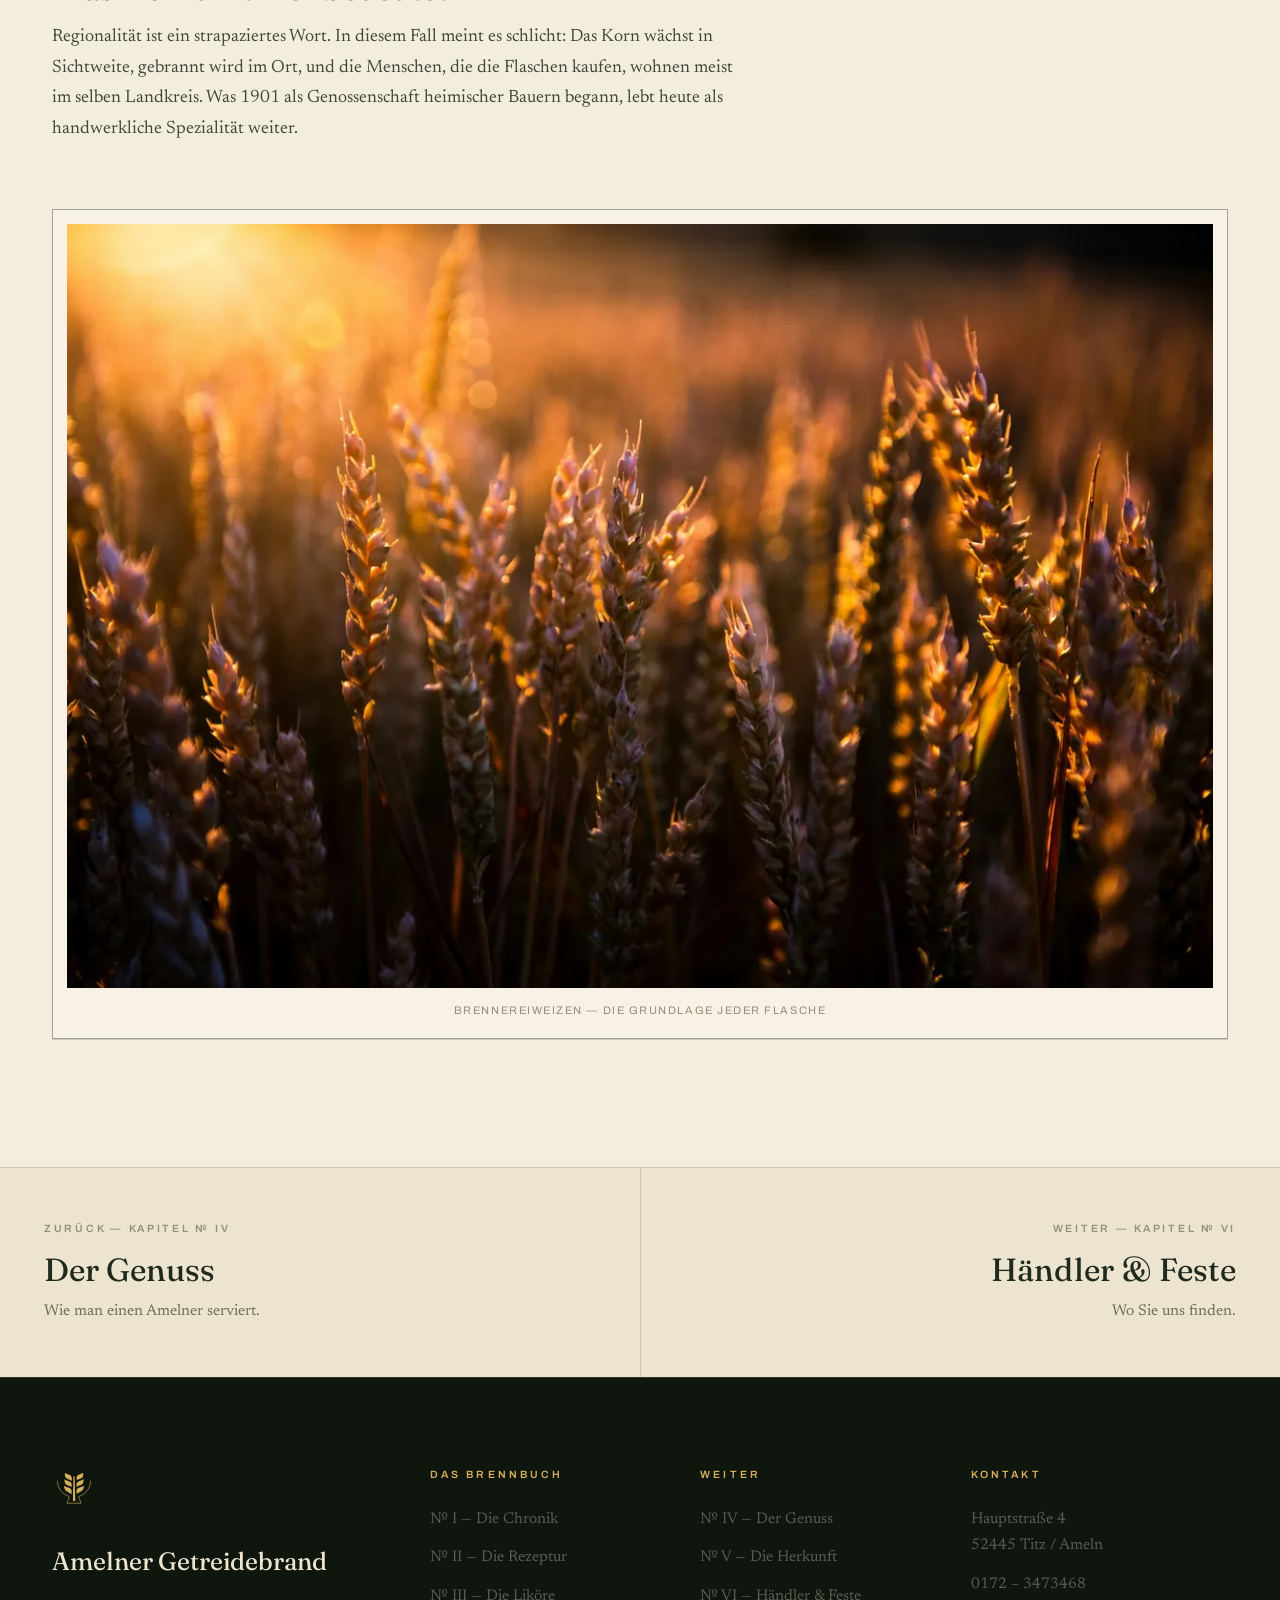
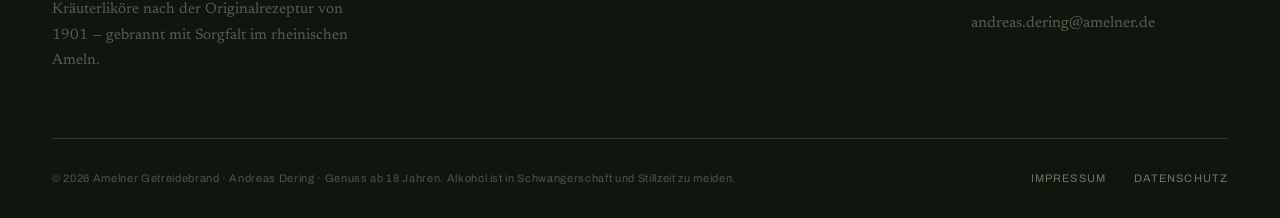
<file: herkunft.html>
<!DOCTYPE html>
<html lang="de">
<head>
<meta charset="UTF-8">
<meta name="viewport" content="width=device-width, initial-scale=1.0">
<title>Die Herkunft — Ameln, Gemeinde Titz</title>
<meta name="description" content="Ameln liegt im nördlichen Kreis Düren in der Jülicher Börde, im Städtedreieck Köln, Düsseldorf und Aachen.">
<meta name="robots" content="index, follow">
<link rel="canonical" href="https://amelner.de/herkunft.html">
<meta property="og:url" content="https://amelner.de/herkunft.html">
<script type="application/ld+json">
{"@context":"https://schema.org","@type":"LocalBusiness","@id":"#amelner","name":"Amelner Getreidebrand","description":"Kräuterliköre nach der Originalrezeptur von 1901, gebrannt in Ameln, Gemeinde Titz.","founder":{"@type":"Person","name":"Andreas Dering"},"foundingDate":"1901","address":{"@type":"PostalAddress","streetAddress":"Hauptstraße 4","addressLocality":"Titz","addressRegion":"Nordrhein-Westfalen","postalCode":"52445","addressCountry":"DE"},"telephone":"+491723473468","email":"andreas.dering@amelner.de","areaServed":"Rheinland","knowsLanguage":"de"}
</script>

<meta property="og:type" content="website">
<meta property="og:title" content="Die Herkunft — Ameln, Gemeinde Titz">
<meta property="og:description" content="Ameln liegt im nördlichen Kreis Düren in der Jülicher Börde, im Städtedreieck Köln, Düsseldorf und Aachen.">
<meta property="og:image" content="https://amelner.de/assets/img/hero-korn-abend-1200.jpg">
<meta property="og:locale" content="de_DE">
<link rel="icon" type="image/png" href="assets/img/logo-gold.png">
<link rel="preconnect" href="https://fonts.googleapis.com">
<link rel="preconnect" href="https://fonts.gstatic.com" crossorigin>
<link href="https://fonts.googleapis.com/css2?family=Fraunces:ital,opsz,wght@0,9..144,340..640;1,9..144,340..640&family=Newsreader:opsz,wght@6..72,400..600&family=Archivo:wght@400..600&display=swap" rel="stylesheet">
<link rel="stylesheet" href="css/style.css">
</head>
<body>
<a href="#inhalt" class="skip">Zum Inhalt springen</a>
<svg width="0" height="0" style="position:absolute" aria-hidden="true"><defs>
<g id="mark-g" transform="translate(-21.105,-1.132) scale(0.12105)"><g fill="none" stroke="currentColor" stroke-width="13"><path d="M295 340A375 375 0 0 0 565 700"/><path d="M1045 340A375 375 0 0 1 775 700"/><path d="M565 700L512 848L828 848L775 700"/></g><g transform="translate(0.000000,960.000000) scale(0.100000,-0.100000)"> <path d="M8651 7919 c-13 -5 -56 -30 -96 -54 -70 -44 -260 -130 -340 -155 -22 -6 -84 -32 -138 -57 -74 -34 -122 -49 -193 -59 -163 -25 -260 -74 -393 -200 -79 -74 -91 -94 -145 -233 -52 -135 -58 -193 -54 -514 4 -315 8 -340 63 -345 24 -2 42 7 83 42 81 69 224 142 307 157 113 19 371 114 445 163 36 24 84 53 106 64 23 12 75 47 115 79 41 32 90 70 109 83 63 44 141 114 160 145 36 59 79 322 86 530 12 333 -9 397 -115 354z"/> <path d="M4700 7887 c-65 -32 -77 -161 -40 -432 64 -466 43 -420 285 -629 55 -48 123 -97 151 -111 28 -13 72 -42 99 -64 26 -21 68 -47 94 -57 25 -9 71 -32 102 -51 42 -26 81 -38 160 -53 247 -45 359 -103 497 -259 72 -81 103 -95 135 -62 22 21 22 27 22 334 l0 312 -33 80 c-19 44 -47 127 -64 185 -44 158 -97 241 -211 334 -73 59 -174 99 -323 130 -40 8 -116 33 -170 57 -55 23 -148 59 -209 79 -113 38 -309 131 -380 180 -50 35 -83 43 -115 27z"/> <path d="M6644 7251 c-44 -27 -54 -66 -54 -210 -1 -69 -5 -157 -11 -196 -5 -38 -12 -389 -15 -780 -2 -390 -7 -717 -11 -725 -3 -8 -9 -208 -13 -445 -6 -318 -12 -451 -23 -510 -15 -79 -28 -843 -32 -1930 0 -192 -5 -438 -10 -545 -7 -178 -6 -199 10 -233 28 -60 37 -62 260 -58 196 2 200 3 225 27 30 29 39 126 20 219 -14 63 -21 284 -39 1175 -6 294 -15 589 -21 655 -5 66 -12 359 -15 650 -3 292 -10 584 -15 650 -6 66 -12 356 -14 645 -4 484 -6 532 -25 620 -18 85 -20 117 -15 315 5 175 3 242 -10 324 -9 58 -16 136 -16 175 0 93 -14 139 -51 170 -37 31 -81 34 -125 7z"/> <path d="M8715 6472 c-27 -16 -89 -54 -138 -85 -134 -87 -244 -136 -442 -198 -278 -86 -434 -170 -583 -314 -150 -145 -199 -208 -261 -339 -58 -125 -68 -166 -51 -222 6 -21 16 -95 20 -164 22 -307 25 -334 46 -355 30 -30 55 -17 148 79 118 122 216 172 423 216 75 17 153 38 172 48 20 10 108 56 196 102 340 175 383 217 484 456 27 66 69 187 92 269 l44 150 0 171 c0 155 -2 174 -19 193 -26 29 -70 26 -131 -7z"/> <path d="M4603 6446 l-28 -24 0 -179 c1 -205 20 -316 85 -488 20 -55 43 -118 50 -140 35 -111 162 -244 312 -327 181 -101 370 -189 458 -213 47 -12 98 -28 115 -35 16 -6 60 -18 98 -26 100 -21 221 -92 315 -184 106 -105 137 -110 153 -29 4 24 6 76 2 116 -3 39 0 152 7 251 11 161 11 185 -4 237 -41 140 -152 336 -235 413 -82 78 -185 149 -246 172 -33 12 -83 35 -111 50 -28 16 -97 46 -155 66 -57 20 -109 40 -115 45 -6 5 -46 18 -88 29 -43 11 -103 33 -134 49 -31 16 -86 43 -122 59 -60 26 -137 73 -249 151 -53 37 -71 38 -108 7z"/> <path d="M8744 5013 c-233 -143 -321 -187 -440 -224 -128 -38 -250 -84 -431 -159 -27 -11 -73 -26 -103 -34 -129 -35 -402 -320 -479 -500 -25 -59 -26 -67 -26 -261 1 -276 14 -523 32 -557 26 -53 100 -30 198 63 29 27 80 58 275 164 52 29 133 75 180 104 47 29 112 65 145 80 33 15 81 46 107 69 26 22 74 55 107 72 32 18 94 61 138 96 43 35 110 88 149 118 81 61 150 158 190 262 13 36 35 86 48 112 41 83 76 266 76 400 0 143 -5 174 -36 207 -31 34 -60 32 -130 -12z"/> <path d="M4551 5004 c-35 -25 -52 -78 -57 -178 -5 -96 -8 -83 75 -386 37 -136 93 -256 153 -326 52 -61 190 -176 272 -226 34 -20 89 -62 124 -92 66 -59 150 -111 269 -169 40 -19 92 -51 114 -71 23 -19 65 -43 93 -52 46 -15 107 -47 265 -138 29 -17 82 -57 118 -88 101 -89 165 -98 177 -25 3 17 10 179 16 358 8 272 8 333 -4 365 -30 85 -85 191 -119 232 -20 23 -56 73 -82 112 -25 38 -67 88 -94 112 -66 60 -224 143 -318 169 -43 12 -99 32 -125 45 -26 13 -78 31 -115 40 -61 14 -150 45 -298 106 -52 21 -163 85 -296 170 -88 56 -133 67 -168 42z"/> </g></g>
<symbol id="mark" viewBox="0 0 120 120"><use href="#mark-g" fill="currentColor"/></symbol>
<symbol id="seal" viewBox="0 0 140 140">
<circle cx="70" cy="70" r="67" fill="none" stroke="currentColor" stroke-width="1.5"/>
<circle cx="70" cy="70" r="62" fill="none" stroke="currentColor" stroke-width=".75"/>
<circle cx="70" cy="70" r="41" fill="none" stroke="currentColor" stroke-width=".75"/>
<path id="seal-path" d="M70,70 m-51,0 a51,51 0 1,1 102,0 a51,51 0 1,1 -102,0" fill="none"/>
<text font-family="Archivo, sans-serif" font-size="10.5" font-weight="600" letter-spacing="3.1" fill="currentColor"><textPath href="#seal-path">AMELNER GETREIDEBRAND · ANNO 1901 · AMELN ·</textPath></text>
<use href="#mark-g" fill="currentColor" transform="translate(38,40) scale(.535)"/></symbol>
<symbol id="aehre" viewBox="0 0 120 120"><path fill="currentColor" d="M60 16c2.2 2.6 3.4 6 3.4 9.6 0 .8-.1 1.6-.2 2.4 1.6-1.4 3.6-2.3 5.7-2.6-.5 3.4-2.3 6.5-5 8.6.1.7.2 1.5.2 2.3 0 .7 0 1.3-.1 2 1.7-1.5 3.8-2.4 6.1-2.6-.6 3.6-2.6 6.8-5.6 8.9-.2 1.2-.5 2.3-.9 3.4l-2.4 28h-2.6l-2.4-28c-.4-1.1-.7-2.2-.9-3.4-3-2.1-5-5.3-5.6-8.9 2.3.2 4.4 1.1 6.1 2.6-.1-.7-.1-1.3-.1-2 0-.8.1-1.6.2-2.3-2.7-2.1-4.5-5.2-5-8.6 2.1.3 4.1 1.2 5.7 2.6-.1-.8-.2-1.6-.2-2.4 0-3.6 1.2-7 3.4-9.6z"/></symbol>
<symbol id="arrow" viewBox="0 0 24 24"><path d="M5 12h14M13 6l6 6-6 6" fill="none" stroke="currentColor" stroke-width="2" stroke-linecap="round" stroke-linejoin="round"/></symbol>
</defs></svg>
<div class="age-gate" id="ageGate" role="dialog" aria-modal="true" aria-labelledby="ageTitle">
  <div class="age-card"><div class="age-card-in">
    <svg class="mark" aria-hidden="true"><use href="#mark"/></svg>
    <h2 id="ageTitle">Schön, dass Sie da sind.</h2>
    <p>Unsere Liköre sind Genussmittel für Erwachsene.<br>Sind Sie mindestens 18&nbsp;Jahre alt?</p>
    <div class="age-actions">
      <button class="btn btn-fill" id="ageYes">Ja, ich bin über 18</button>
      <button class="btn" id="ageNo">Nein</button>
    </div>
    <p class="age-msg" id="ageMsg">Dann müssen wir Sie leider vertrösten — bis zu Ihrem 18.&nbsp;Geburtstag.</p>
  </div></div>
</div>
<header class="header" id="header">
  <div class="header-inner">
    <a href="index.html" class="brand" aria-label="Amelner Getreidebrand — Startseite">
      <svg class="brand-mark" aria-hidden="true"><use href="#mark"/></svg>
      <span class="brand-text"><span class="brand-name">Amelner</span><span class="brand-sub">Getreidebrand · Anno 1901</span></span>
    </a>
    <nav class="nav" aria-label="Hauptnavigation"><a href="chronik.html" class="nav-link">Chronik</a><a href="rezeptur.html" class="nav-link">Rezeptur</a><a href="likoere.html" class="nav-link">Die Liköre</a><a href="genuss.html" class="nav-link">Genuss</a><a href="herkunft.html" class="nav-link active">Herkunft</a><a href="haendler.html" class="nav-link">Händler</a><a href="bestellen.html" class="nav-cta">Bestellen</a></nav>
    <button class="hamburger" id="menuToggle" aria-label="Menü öffnen" aria-expanded="false"><span></span><span></span><span></span></button>
  </div>
</header>
<nav class="mobile-nav" id="mobileNav" aria-label="Mobile Navigation">
  <a href="chronik.html">Chronik</a><a href="rezeptur.html">Rezeptur</a><a href="likoere.html">Die Liköre</a><a href="genuss.html">Genuss</a><a href="herkunft.html" class="active">Herkunft</a><a href="haendler.html">Händler</a><a href="bestellen.html">Bestellen</a>
  <div class="orn mn-orn"><svg aria-hidden="true"><use href="#aehre"/></svg></div>
  <div class="mn-foot">Ameln · Gemeinde Titz · Anno 1901</div>
</nav>
<section class="page-hero" id="inhalt">
  <div class="page-hero-bg"><picture>
      <source type="image/webp" srcset="assets/img/feld-boerde-1200.webp 1200w, assets/img/feld-boerde-1800.webp 1800w, assets/img/feld-boerde-2600.webp 2600w" sizes="100vw">
      <img src="assets/img/feld-boerde-2600.jpg" srcset="assets/img/feld-boerde-1200.jpg 1200w, assets/img/feld-boerde-1800.jpg 1800w, assets/img/feld-boerde-2600.jpg 2600w" sizes="100vw" width="2600" height="1734" alt="Reifes Kornfeld in der Abenddämmerung, Baumreihe und Hügel am Horizont" loading="eager" fetchpriority="high">
    </picture></div><div class="page-hero-tint"></div><div class="page-hero-frame" aria-hidden="true"></div>
  <div class="container"><div class="page-hero-inner">
    <div class="kicker inv">Kapitel № V</div>
    <h1>Die Herkunft</h1>
    <p class="lede">Ameln liegt im nördlichen Kreis Düren, eingebettet in die fruchtbare Bördelandschaft zwischen Köln, Düsseldorf und Aachen.</p>
    <div class="page-hero-meta"><div class="m"><div class="a">Ameln</div><div class="b">Gemeinde Titz</div></div><div class="m"><div class="a">Kreis Düren</div><div class="b">Nordrhein-Westfalen</div></div><div class="m"><div class="a">A44 · A61</div><div class="b">Anbindung</div></div></div>
  </div></div>
</section>

<main>
<section class="sec-paper">
  <div class="container">
    <div class="with-aside">
      <div class="prose rv">
        <p class="lead">„Gebrannt, wo das Korn wächst“ ist kein Werbespruch, sondern eine Ortsangabe. Die Felder, auf denen der Brennereiweizen steht, beginnen dort, wo das Dorf aufhört.</p>

        <h3>Ameln, Gemeinde Titz</h3>
        <p>Ameln ist ein Ort in der Gemeinde Titz im nördlichen Kreis Düren. Ein Dorf, wie es viele gibt in dieser Gegend: Höfe, eine Hauptstraße, Felder ringsum. Genau die Art von Ort, an dem eine Genossenschaftsbrennerei entsteht, weil die Landwirte einander kennen.</p>

        <h3>Die Jülicher Börde</h3>
        <p>Die Landschaft rund um Ameln gehört zur Bördelandschaft — jenen Lössböden, die zu den fruchtbarsten Ackerflächen Deutschlands zählen. Wer hier fährt, sieht bis zum Horizont bestelltes Land, kaum Hänge, kaum Wald: Ackerbauland, wie es im Buche steht.</p>
        <p>Für eine Getreidebrennerei ist das die denkbar beste Nachbarschaft. Der Weizen muss nicht weit reisen.</p>

        <h3>Im Städtedreieck</h3>
        <p>So ländlich Ameln wirkt, so zentral liegt es: im Dreieck zwischen <strong>Köln</strong>, <strong>Düsseldorf</strong> und <strong>Aachen</strong>. Über die <strong>A44</strong> oder die <strong>A61</strong> ist die Gegend schnell und unkompliziert zu erreichen — für viele Menschen im Rheinland ist der Weg kürzer, als der Blick auf die Karte vermuten lässt.</p>

        <h3>Was Herkunft hier bedeutet</h3>
        <p>Regionalität ist ein strapaziertes Wort. In diesem Fall meint es schlicht: Das Korn wächst in Sichtweite, gebrannt wird im Ort, und die Menschen, die die Flaschen kaufen, wohnen meist im selben Landkreis. Was 1901 als Genossenschaft heimischer Bauern begann, lebt heute als handwerkliche Spezialität weiter.</p>
      </div>
      <div>
        <div class="plate rv rv1">
          <picture>
      <source type="image/webp" srcset="assets/img/gutshof-ameln-r3-560.webp 560w, assets/img/gutshof-ameln-r3.webp 981w" sizes="(max-width:1080px) 90vw, 320px">
      <img src="assets/img/gutshof-ameln-r3.jpg" srcset="assets/img/gutshof-ameln-r3-560.jpg 560w, assets/img/gutshof-ameln-r3.jpg 981w" sizes="(max-width:1080px) 90vw, 320px" width="981" height="732" alt="Historischer Gutshof in Ameln, Gemeinde Titz" loading="lazy">
    </picture>
          <div class="caption">Gutshof in Ameln — Originalaufnahme</div>
        </div>
        <div class="aside-note rv rv2" style="margin-top:40px"><h4>Anschrift</h4>
          <p>Amelner Getreidebrand<br>Andreas Dering<br>Hauptstraße 4<br>52445 Titz / Ameln</p></div>
        <div class="aside-note rv rv2" style="margin-top:40px"><h4>Vor Ort kaufen</h4>
          <p>In mehreren Hofläden und Getränkemärkten der Umgebung stehen unsere Flaschen im Regal.</p>
          <p><a href="haendler.html">Zum Händlerregister</a></p></div>
      </div>
    </div>
    <div class="plate rv rv1 fig-wide" style="margin-top:64px">
      <picture>
      <source type="image/webp" srcset="assets/img/weizen-nah-1200.webp 1200w, assets/img/weizen-nah-1800.webp 1800w, assets/img/weizen-nah-2600.webp 2600w" sizes="(max-width:900px) 92vw, 1140px">
      <img src="assets/img/weizen-nah-2600.jpg" srcset="assets/img/weizen-nah-1200.jpg 1200w, assets/img/weizen-nah-1800.jpg 1800w, assets/img/weizen-nah-2600.jpg 2600w" sizes="(max-width:900px) 92vw, 1140px" width="2600" height="1733" alt="Reife Weizenähren im warmen Gegenlicht der Abendsonne" loading="lazy">
    </picture>
      <div class="caption">Brennereiweizen — die Grundlage jeder Flasche</div>
    </div>
  </div>
</section>
</main>
<nav class="next" aria-label="Weiter im Brennbuch">
  <div class="next-inner"><a class="next-card prev" href="genuss.html"><span class="k">Zurück — Kapitel № IV</span><span class="t">Der Genuss</span><span class="d">Wie man einen Amelner serviert.</span></a><a class="next-card fwd" href="haendler.html"><span class="k">Weiter — Kapitel № VI</span><span class="t">Händler & Feste</span><span class="d">Wo Sie uns finden.</span></a></div>
</nav>
<footer class="footer">
  <div class="container">
    <div class="footer-top">
      <div class="footer-brand">
        <svg class="brand-mark" aria-hidden="true"><use href="#mark"/></svg>
        <div class="fb-name">Amelner Getreidebrand</div>
        <p>Kräuterliköre nach der Originalrezeptur von 1901 — gebrannt mit Sorgfalt im rheinischen Ameln.</p>
      </div>
      <div class="footer-col">
        <h5>Das Brennbuch</h5>
        <a href="chronik.html">№ I — Die Chronik</a>
        <a href="rezeptur.html">№ II — Die Rezeptur</a>
        <a href="likoere.html">№ III — Die Liköre</a>
      </div>
      <div class="footer-col">
        <h5>Weiter</h5>
        <a href="genuss.html">№ IV — Der Genuss</a>
        <a href="herkunft.html">№ V — Die Herkunft</a>
        <a href="haendler.html">№ VI — Händler &amp; Feste</a>
      </div>
      <div class="footer-col">
        <h5>Kontakt</h5>
        <p>Hauptstraße 4<br>52445 Titz / Ameln</p>
        <a href="tel:+491723473468">0172 – 3473468</a>
        <a href="mailto:andreas.dering@amelner.de">andreas.dering@amelner.de</a>
      </div>
    </div>
    <div class="footer-bottom">
      <p>© <span id="year">2026</span> Amelner Getreidebrand · Andreas Dering · Genuss ab 18 Jahren. Alkohol ist in Schwangerschaft und Stillzeit zu meiden.</p>
      <div class="links"><a href="impressum.html">Impressum</a><a href="datenschutz.html">Datenschutz</a></div>
    </div>
  </div>
</footer>
<script src="js/main.js"></script>
</body>
</html>
</file>
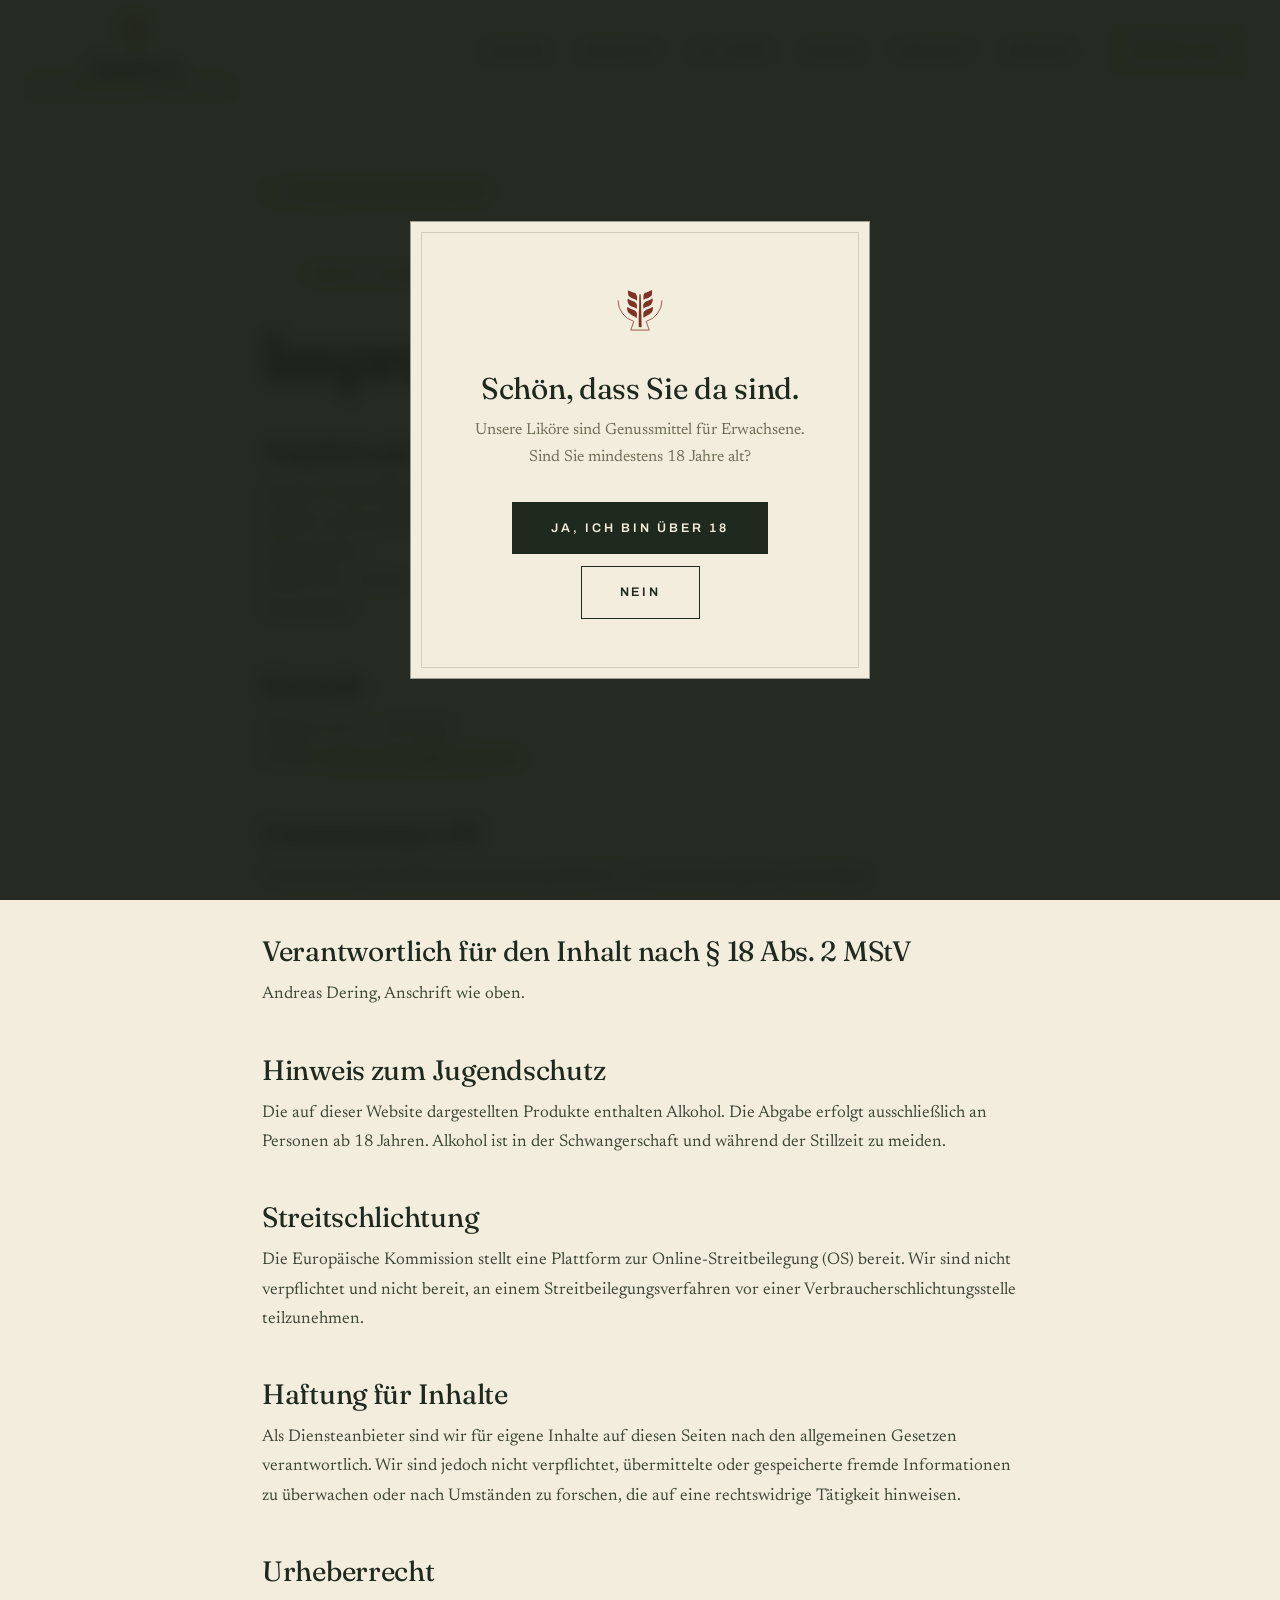
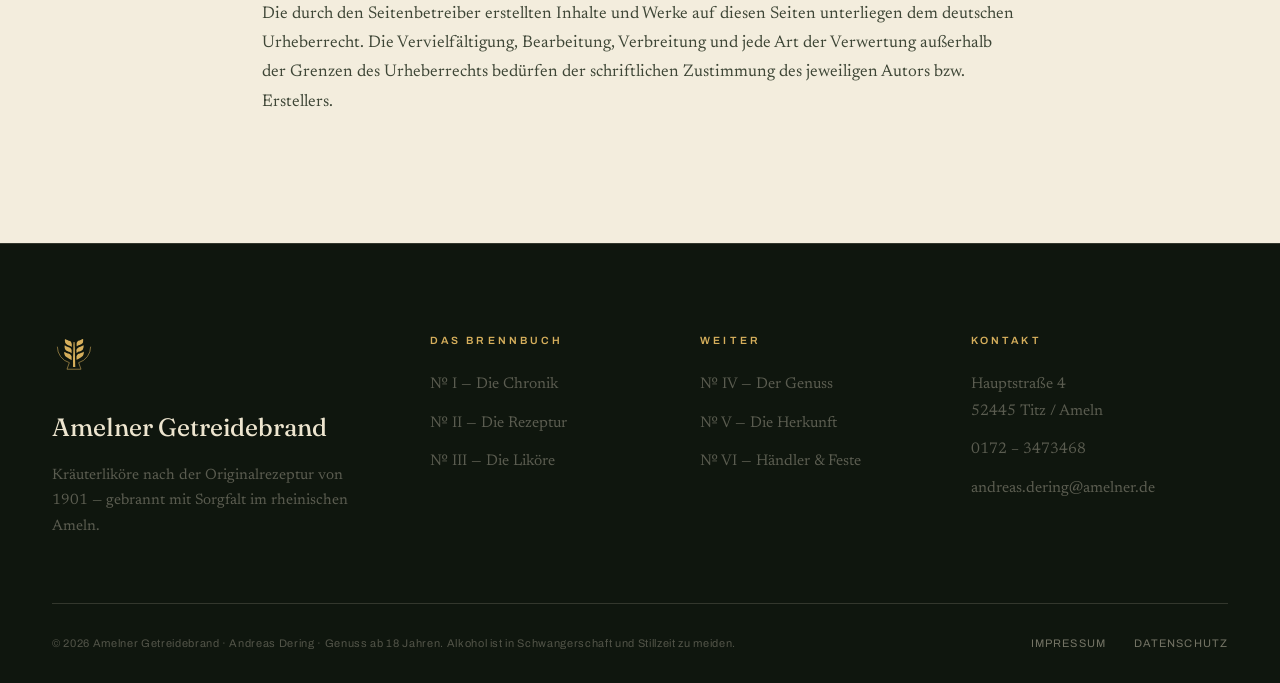
<file: impressum.html>
<!DOCTYPE html>
<html lang="de">
<head>
<meta charset="UTF-8">
<meta name="viewport" content="width=device-width, initial-scale=1.0">
<title>Impressum — Amelner Getreidebrand</title>
<meta name="description" content="Impressum der Amelner Getreidebrand, Andreas Dering, Titz/Ameln.">
<meta name="robots" content="noindex, follow">
<link rel="canonical" href="https://amelner.de/impressum.html">
<meta property="og:url" content="https://amelner.de/impressum.html">
<script type="application/ld+json">
{"@context":"https://schema.org","@type":"LocalBusiness","@id":"#amelner","name":"Amelner Getreidebrand","description":"Kräuterliköre nach der Originalrezeptur von 1901, gebrannt in Ameln, Gemeinde Titz.","founder":{"@type":"Person","name":"Andreas Dering"},"foundingDate":"1901","address":{"@type":"PostalAddress","streetAddress":"Hauptstraße 4","addressLocality":"Titz","addressRegion":"Nordrhein-Westfalen","postalCode":"52445","addressCountry":"DE"},"telephone":"+491723473468","email":"andreas.dering@amelner.de","areaServed":"Rheinland","knowsLanguage":"de"}
</script>

<meta property="og:type" content="website">
<meta property="og:title" content="Impressum — Amelner Getreidebrand">
<meta property="og:description" content="Impressum der Amelner Getreidebrand, Andreas Dering, Titz/Ameln.">
<meta property="og:image" content="https://amelner.de/assets/img/hero-korn-abend-1200.jpg">
<meta property="og:locale" content="de_DE">
<link rel="icon" type="image/png" href="assets/img/logo-gold.png">
<link rel="preconnect" href="https://fonts.googleapis.com">
<link rel="preconnect" href="https://fonts.gstatic.com" crossorigin>
<link href="https://fonts.googleapis.com/css2?family=Fraunces:ital,opsz,wght@0,9..144,340..640;1,9..144,340..640&family=Newsreader:opsz,wght@6..72,400..600&family=Archivo:wght@400..600&display=swap" rel="stylesheet">
<link rel="stylesheet" href="css/style.css">
</head>
<body>
<a href="#inhalt" class="skip">Zum Inhalt springen</a>
<svg width="0" height="0" style="position:absolute" aria-hidden="true"><defs>
<g id="mark-g" transform="translate(-21.105,-1.132) scale(0.12105)"><g fill="none" stroke="currentColor" stroke-width="13"><path d="M295 340A375 375 0 0 0 565 700"/><path d="M1045 340A375 375 0 0 1 775 700"/><path d="M565 700L512 848L828 848L775 700"/></g><g transform="translate(0.000000,960.000000) scale(0.100000,-0.100000)"> <path d="M8651 7919 c-13 -5 -56 -30 -96 -54 -70 -44 -260 -130 -340 -155 -22 -6 -84 -32 -138 -57 -74 -34 -122 -49 -193 -59 -163 -25 -260 -74 -393 -200 -79 -74 -91 -94 -145 -233 -52 -135 -58 -193 -54 -514 4 -315 8 -340 63 -345 24 -2 42 7 83 42 81 69 224 142 307 157 113 19 371 114 445 163 36 24 84 53 106 64 23 12 75 47 115 79 41 32 90 70 109 83 63 44 141 114 160 145 36 59 79 322 86 530 12 333 -9 397 -115 354z"/> <path d="M4700 7887 c-65 -32 -77 -161 -40 -432 64 -466 43 -420 285 -629 55 -48 123 -97 151 -111 28 -13 72 -42 99 -64 26 -21 68 -47 94 -57 25 -9 71 -32 102 -51 42 -26 81 -38 160 -53 247 -45 359 -103 497 -259 72 -81 103 -95 135 -62 22 21 22 27 22 334 l0 312 -33 80 c-19 44 -47 127 -64 185 -44 158 -97 241 -211 334 -73 59 -174 99 -323 130 -40 8 -116 33 -170 57 -55 23 -148 59 -209 79 -113 38 -309 131 -380 180 -50 35 -83 43 -115 27z"/> <path d="M6644 7251 c-44 -27 -54 -66 -54 -210 -1 -69 -5 -157 -11 -196 -5 -38 -12 -389 -15 -780 -2 -390 -7 -717 -11 -725 -3 -8 -9 -208 -13 -445 -6 -318 -12 -451 -23 -510 -15 -79 -28 -843 -32 -1930 0 -192 -5 -438 -10 -545 -7 -178 -6 -199 10 -233 28 -60 37 -62 260 -58 196 2 200 3 225 27 30 29 39 126 20 219 -14 63 -21 284 -39 1175 -6 294 -15 589 -21 655 -5 66 -12 359 -15 650 -3 292 -10 584 -15 650 -6 66 -12 356 -14 645 -4 484 -6 532 -25 620 -18 85 -20 117 -15 315 5 175 3 242 -10 324 -9 58 -16 136 -16 175 0 93 -14 139 -51 170 -37 31 -81 34 -125 7z"/> <path d="M8715 6472 c-27 -16 -89 -54 -138 -85 -134 -87 -244 -136 -442 -198 -278 -86 -434 -170 -583 -314 -150 -145 -199 -208 -261 -339 -58 -125 -68 -166 -51 -222 6 -21 16 -95 20 -164 22 -307 25 -334 46 -355 30 -30 55 -17 148 79 118 122 216 172 423 216 75 17 153 38 172 48 20 10 108 56 196 102 340 175 383 217 484 456 27 66 69 187 92 269 l44 150 0 171 c0 155 -2 174 -19 193 -26 29 -70 26 -131 -7z"/> <path d="M4603 6446 l-28 -24 0 -179 c1 -205 20 -316 85 -488 20 -55 43 -118 50 -140 35 -111 162 -244 312 -327 181 -101 370 -189 458 -213 47 -12 98 -28 115 -35 16 -6 60 -18 98 -26 100 -21 221 -92 315 -184 106 -105 137 -110 153 -29 4 24 6 76 2 116 -3 39 0 152 7 251 11 161 11 185 -4 237 -41 140 -152 336 -235 413 -82 78 -185 149 -246 172 -33 12 -83 35 -111 50 -28 16 -97 46 -155 66 -57 20 -109 40 -115 45 -6 5 -46 18 -88 29 -43 11 -103 33 -134 49 -31 16 -86 43 -122 59 -60 26 -137 73 -249 151 -53 37 -71 38 -108 7z"/> <path d="M8744 5013 c-233 -143 -321 -187 -440 -224 -128 -38 -250 -84 -431 -159 -27 -11 -73 -26 -103 -34 -129 -35 -402 -320 -479 -500 -25 -59 -26 -67 -26 -261 1 -276 14 -523 32 -557 26 -53 100 -30 198 63 29 27 80 58 275 164 52 29 133 75 180 104 47 29 112 65 145 80 33 15 81 46 107 69 26 22 74 55 107 72 32 18 94 61 138 96 43 35 110 88 149 118 81 61 150 158 190 262 13 36 35 86 48 112 41 83 76 266 76 400 0 143 -5 174 -36 207 -31 34 -60 32 -130 -12z"/> <path d="M4551 5004 c-35 -25 -52 -78 -57 -178 -5 -96 -8 -83 75 -386 37 -136 93 -256 153 -326 52 -61 190 -176 272 -226 34 -20 89 -62 124 -92 66 -59 150 -111 269 -169 40 -19 92 -51 114 -71 23 -19 65 -43 93 -52 46 -15 107 -47 265 -138 29 -17 82 -57 118 -88 101 -89 165 -98 177 -25 3 17 10 179 16 358 8 272 8 333 -4 365 -30 85 -85 191 -119 232 -20 23 -56 73 -82 112 -25 38 -67 88 -94 112 -66 60 -224 143 -318 169 -43 12 -99 32 -125 45 -26 13 -78 31 -115 40 -61 14 -150 45 -298 106 -52 21 -163 85 -296 170 -88 56 -133 67 -168 42z"/> </g></g>
<symbol id="mark" viewBox="0 0 120 120"><use href="#mark-g" fill="currentColor"/></symbol>
<symbol id="seal" viewBox="0 0 140 140">
<circle cx="70" cy="70" r="67" fill="none" stroke="currentColor" stroke-width="1.5"/>
<circle cx="70" cy="70" r="62" fill="none" stroke="currentColor" stroke-width=".75"/>
<circle cx="70" cy="70" r="41" fill="none" stroke="currentColor" stroke-width=".75"/>
<path id="seal-path" d="M70,70 m-51,0 a51,51 0 1,1 102,0 a51,51 0 1,1 -102,0" fill="none"/>
<text font-family="Archivo, sans-serif" font-size="10.5" font-weight="600" letter-spacing="3.1" fill="currentColor"><textPath href="#seal-path">AMELNER GETREIDEBRAND · ANNO 1901 · AMELN ·</textPath></text>
<use href="#mark-g" fill="currentColor" transform="translate(38,40) scale(.535)"/></symbol>
<symbol id="aehre" viewBox="0 0 120 120"><path fill="currentColor" d="M60 16c2.2 2.6 3.4 6 3.4 9.6 0 .8-.1 1.6-.2 2.4 1.6-1.4 3.6-2.3 5.7-2.6-.5 3.4-2.3 6.5-5 8.6.1.7.2 1.5.2 2.3 0 .7 0 1.3-.1 2 1.7-1.5 3.8-2.4 6.1-2.6-.6 3.6-2.6 6.8-5.6 8.9-.2 1.2-.5 2.3-.9 3.4l-2.4 28h-2.6l-2.4-28c-.4-1.1-.7-2.2-.9-3.4-3-2.1-5-5.3-5.6-8.9 2.3.2 4.4 1.1 6.1 2.6-.1-.7-.1-1.3-.1-2 0-.8.1-1.6.2-2.3-2.7-2.1-4.5-5.2-5-8.6 2.1.3 4.1 1.2 5.7 2.6-.1-.8-.2-1.6-.2-2.4 0-3.6 1.2-7 3.4-9.6z"/></symbol>
<symbol id="arrow" viewBox="0 0 24 24"><path d="M5 12h14M13 6l6 6-6 6" fill="none" stroke="currentColor" stroke-width="2" stroke-linecap="round" stroke-linejoin="round"/></symbol>
</defs></svg>
<div class="age-gate" id="ageGate" role="dialog" aria-modal="true" aria-labelledby="ageTitle">
  <div class="age-card"><div class="age-card-in">
    <svg class="mark" aria-hidden="true"><use href="#mark"/></svg>
    <h2 id="ageTitle">Schön, dass Sie da sind.</h2>
    <p>Unsere Liköre sind Genussmittel für Erwachsene.<br>Sind Sie mindestens 18&nbsp;Jahre alt?</p>
    <div class="age-actions">
      <button class="btn btn-fill" id="ageYes">Ja, ich bin über 18</button>
      <button class="btn" id="ageNo">Nein</button>
    </div>
    <p class="age-msg" id="ageMsg">Dann müssen wir Sie leider vertrösten — bis zu Ihrem 18.&nbsp;Geburtstag.</p>
  </div></div>
</div>
<header class="header header--solid scrolled" id="header">
  <div class="header-inner">
    <a href="index.html" class="brand" aria-label="Amelner Getreidebrand — Startseite">
      <svg class="brand-mark" aria-hidden="true"><use href="#mark"/></svg>
      <span class="brand-text"><span class="brand-name">Amelner</span><span class="brand-sub">Getreidebrand · Anno 1901</span></span>
    </a>
    <nav class="nav" aria-label="Hauptnavigation"><a href="chronik.html" class="nav-link">Chronik</a><a href="rezeptur.html" class="nav-link">Rezeptur</a><a href="likoere.html" class="nav-link">Die Liköre</a><a href="genuss.html" class="nav-link">Genuss</a><a href="herkunft.html" class="nav-link">Herkunft</a><a href="haendler.html" class="nav-link">Händler</a><a href="bestellen.html" class="nav-cta">Bestellen</a></nav>
    <button class="hamburger" id="menuToggle" aria-label="Menü öffnen" aria-expanded="false"><span></span><span></span><span></span></button>
  </div>
</header>
<nav class="mobile-nav" id="mobileNav" aria-label="Mobile Navigation">
  <a href="chronik.html">Chronik</a><a href="rezeptur.html">Rezeptur</a><a href="likoere.html">Die Liköre</a><a href="genuss.html">Genuss</a><a href="herkunft.html">Herkunft</a><a href="haendler.html">Händler</a><a href="bestellen.html">Bestellen</a>
  <div class="orn mn-orn"><svg aria-hidden="true"><use href="#aehre"/></svg></div>
  <div class="mn-foot">Ameln · Gemeinde Titz · Anno 1901</div>
</nav>
<main class="legal-wrap" id="inhalt">
  <a href="index.html" class="text-link back"><svg style="transform:rotate(180deg)" aria-hidden="true"><use href="#arrow"/></svg>Zurück zur Startseite</a>
  <span class="kicker">Rechtliches</span>
  <h1>Impressum</h1>

  <h2>Angaben gemäß § 5 DDG</h2>
  <p>
    Amelner Getreidebrand<br>
    Inhaber: Andreas Dering<br>
    Hauptstraße 4<br>
    52445 Titz / Ameln<br>
    Deutschland
  </p>

  <h2>Kontakt</h2>
  <p>
    Telefon: 0172 – 3473468<br>
    E-Mail: <a href="mailto:andreas.dering@amelner.de">andreas.dering@amelner.de</a>
  </p>

  <h2>Umsatzsteuer-ID</h2>
  <p>Umsatzsteuer-Identifikationsnummer gemäß § 27 a Umsatzsteuergesetz: <em>auf Anfrage</em>.</p>

  <h2>Verantwortlich für den Inhalt nach § 18 Abs. 2 MStV</h2>
  <p>Andreas Dering, Anschrift wie oben.</p>

  <h2>Hinweis zum Jugendschutz</h2>
  <p>Die auf dieser Website dargestellten Produkte enthalten Alkohol. Die Abgabe erfolgt ausschließlich an Personen ab 18&nbsp;Jahren. Alkohol ist in der Schwangerschaft und während der Stillzeit zu meiden.</p>

  <h2>Streitschlichtung</h2>
  <p>Die Europäische Kommission stellt eine Plattform zur Online-Streitbeilegung (OS) bereit. Wir sind nicht verpflichtet und nicht bereit, an einem Streitbeilegungsverfahren vor einer Verbraucherschlichtungsstelle teilzunehmen.</p>

  <h2>Haftung für Inhalte</h2>
  <p>Als Diensteanbieter sind wir für eigene Inhalte auf diesen Seiten nach den allgemeinen Gesetzen verantwortlich. Wir sind jedoch nicht verpflichtet, übermittelte oder gespeicherte fremde Informationen zu überwachen oder nach Umständen zu forschen, die auf eine rechtswidrige Tätigkeit hinweisen.</p>

  <h2>Urheberrecht</h2>
  <p>Die durch den Seitenbetreiber erstellten Inhalte und Werke auf diesen Seiten unterliegen dem deutschen Urheberrecht. Die Vervielfältigung, Bearbeitung, Verbreitung und jede Art der Verwertung außerhalb der Grenzen des Urheberrechts bedürfen der schriftlichen Zustimmung des jeweiligen Autors bzw. Erstellers.</p>
</main>
<footer class="footer">
  <div class="container">
    <div class="footer-top">
      <div class="footer-brand">
        <svg class="brand-mark" aria-hidden="true"><use href="#mark"/></svg>
        <div class="fb-name">Amelner Getreidebrand</div>
        <p>Kräuterliköre nach der Originalrezeptur von 1901 — gebrannt mit Sorgfalt im rheinischen Ameln.</p>
      </div>
      <div class="footer-col">
        <h5>Das Brennbuch</h5>
        <a href="chronik.html">№ I — Die Chronik</a>
        <a href="rezeptur.html">№ II — Die Rezeptur</a>
        <a href="likoere.html">№ III — Die Liköre</a>
      </div>
      <div class="footer-col">
        <h5>Weiter</h5>
        <a href="genuss.html">№ IV — Der Genuss</a>
        <a href="herkunft.html">№ V — Die Herkunft</a>
        <a href="haendler.html">№ VI — Händler &amp; Feste</a>
      </div>
      <div class="footer-col">
        <h5>Kontakt</h5>
        <p>Hauptstraße 4<br>52445 Titz / Ameln</p>
        <a href="tel:+491723473468">0172 – 3473468</a>
        <a href="mailto:andreas.dering@amelner.de">andreas.dering@amelner.de</a>
      </div>
    </div>
    <div class="footer-bottom">
      <p>© <span id="year">2026</span> Amelner Getreidebrand · Andreas Dering · Genuss ab 18 Jahren. Alkohol ist in Schwangerschaft und Stillzeit zu meiden.</p>
      <div class="links"><a href="impressum.html">Impressum</a><a href="datenschutz.html">Datenschutz</a></div>
    </div>
  </div>
</footer>
<script src="js/main.js"></script>
</body>
</html>
</file>
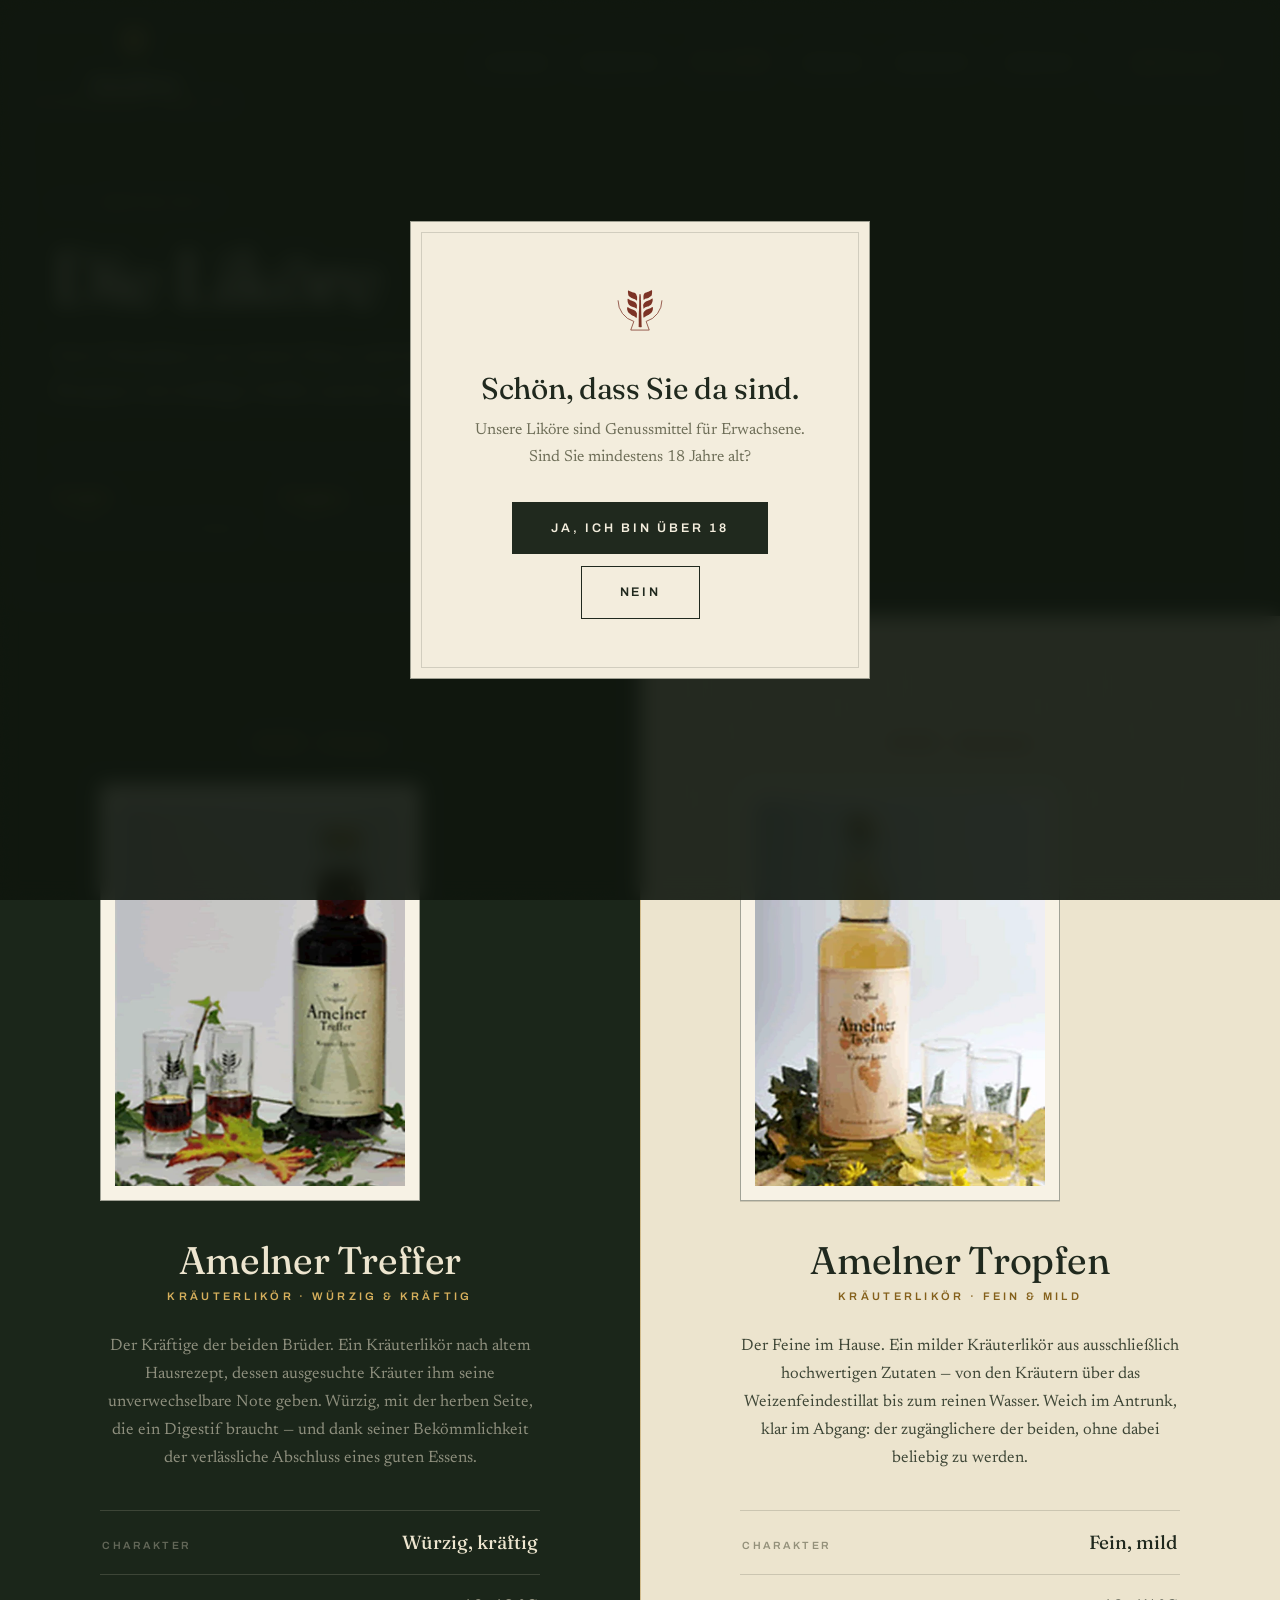
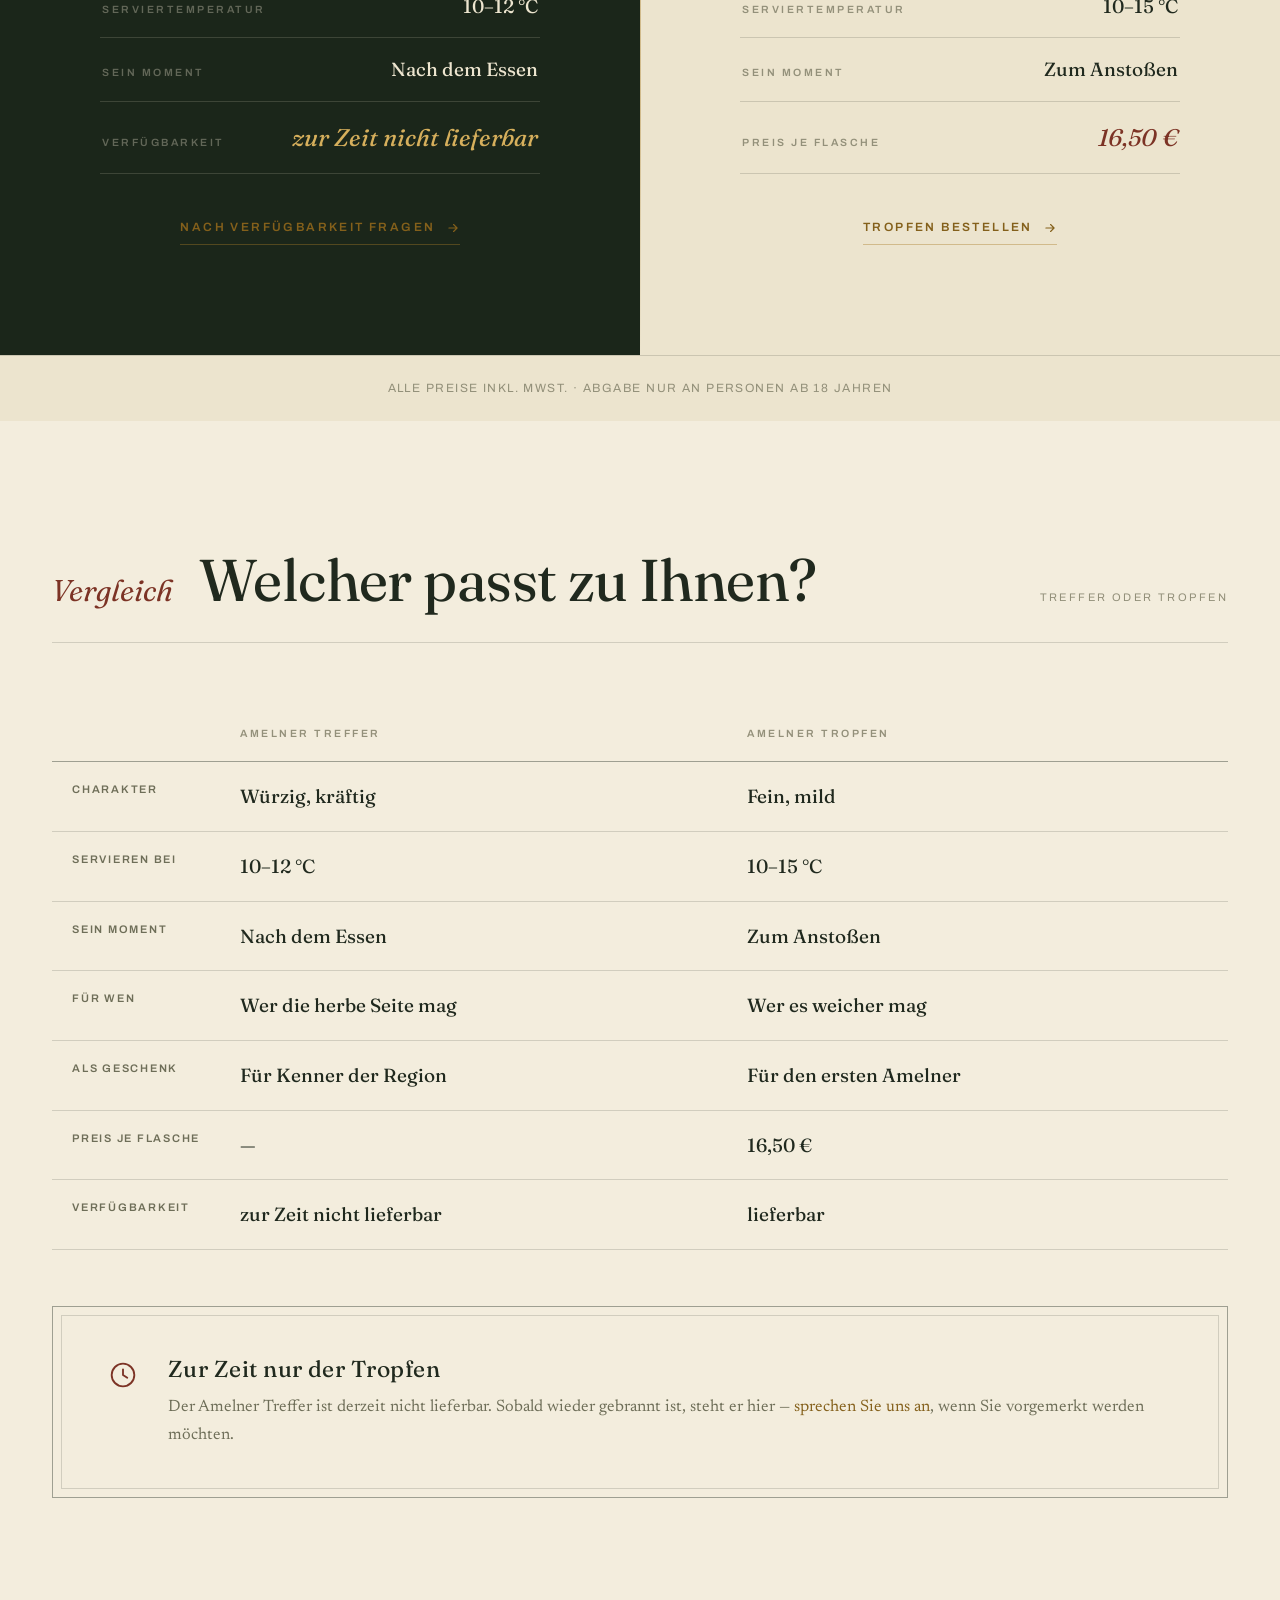
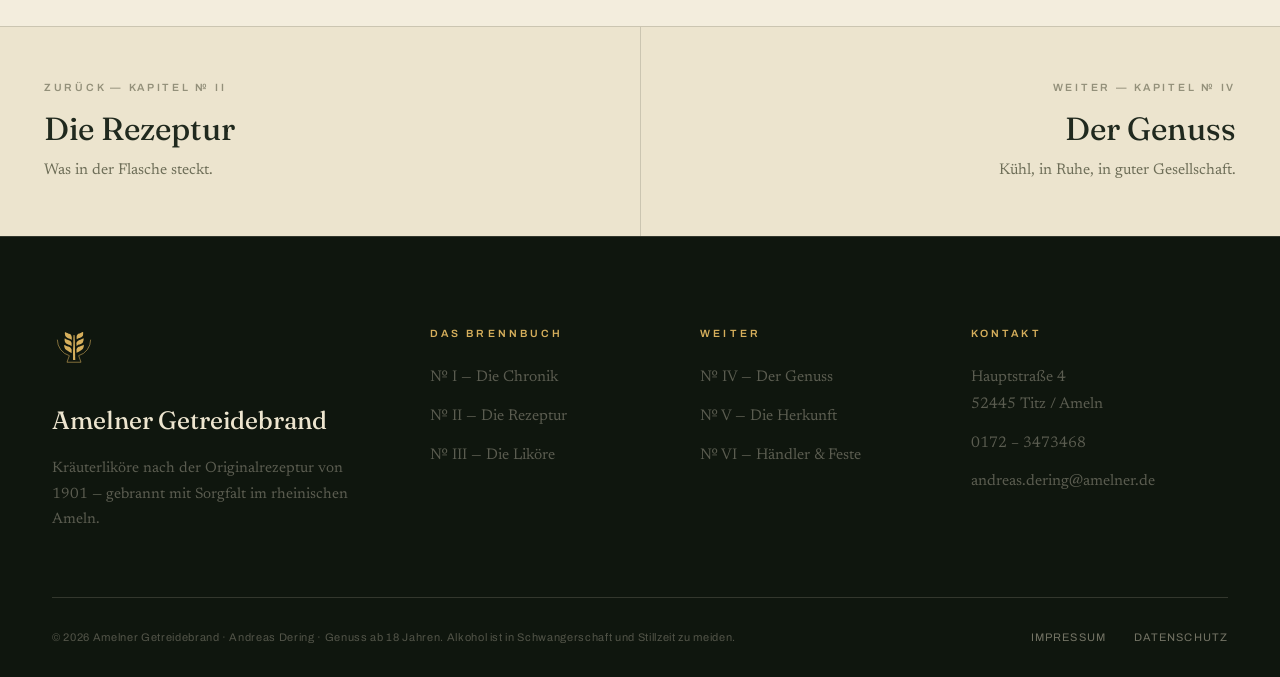
<file: likoere.html>
<!DOCTYPE html>
<html lang="de">
<head>
<meta charset="UTF-8">
<meta name="viewport" content="width=device-width, initial-scale=1.0">
<title>Die Liköre — Amelner Treffer &amp; Amelner Tropfen</title>
<meta name="description" content="Der kräftige Amelner Treffer und der milde Amelner Tropfen im direkten Vergleich: Charakter, Serviertemperatur und Preis.">
<meta name="robots" content="index, follow">
<link rel="canonical" href="https://amelner.de/likoere.html">
<meta property="og:url" content="https://amelner.de/likoere.html">
<script type="application/ld+json">
{"@context":"https://schema.org","@type":"LocalBusiness","@id":"#amelner","name":"Amelner Getreidebrand","description":"Kräuterliköre nach der Originalrezeptur von 1901, gebrannt in Ameln, Gemeinde Titz.","founder":{"@type":"Person","name":"Andreas Dering"},"foundingDate":"1901","address":{"@type":"PostalAddress","streetAddress":"Hauptstraße 4","addressLocality":"Titz","addressRegion":"Nordrhein-Westfalen","postalCode":"52445","addressCountry":"DE"},"telephone":"+491723473468","email":"andreas.dering@amelner.de","areaServed":"Rheinland","knowsLanguage":"de"}
</script>
<script type="application/ld+json">
{"@context":"https://schema.org","@type":"ItemList","itemListElement":[
{"@type":"ListItem","position":1,"item":{"@type":"Product","name":"Amelner Treffer","description":"Würziger, kräftiger Kräuterlikör nach altem Hausrezept. Serviertemperatur 10–12 °C.","category":"Kräuterlikör","brand":{"@type":"Brand","name":"Amelner Getreidebrand"},"offers":{"@type":"Offer","priceCurrency":"EUR","availability":"https://schema.org/OutOfStock"}}},
{"@type":"ListItem","position":2,"item":{"@type":"Product","name":"Amelner Tropfen","description":"Feiner, milder Kräuterlikör aus Weizenfeindestillat. Serviertemperatur 10–15 °C.","category":"Kräuterlikör","brand":{"@type":"Brand","name":"Amelner Getreidebrand"},"offers":{"@type":"Offer","price":"16.50","priceCurrency":"EUR","availability":"https://schema.org/InStock"}}}]}
</script>

<meta property="og:type" content="website">
<meta property="og:title" content="Die Liköre — Amelner Treffer &amp; Amelner Tropfen">
<meta property="og:description" content="Der kräftige Amelner Treffer und der milde Amelner Tropfen im direkten Vergleich: Charakter, Serviertemperatur und Preis.">
<meta property="og:image" content="https://amelner.de/assets/img/hero-korn-abend-1200.jpg">
<meta property="og:locale" content="de_DE">
<link rel="icon" type="image/png" href="assets/img/logo-gold.png">
<link rel="preconnect" href="https://fonts.googleapis.com">
<link rel="preconnect" href="https://fonts.gstatic.com" crossorigin>
<link href="https://fonts.googleapis.com/css2?family=Fraunces:ital,opsz,wght@0,9..144,340..640;1,9..144,340..640&family=Newsreader:opsz,wght@6..72,400..600&family=Archivo:wght@400..600&display=swap" rel="stylesheet">
<link rel="stylesheet" href="css/style.css">
</head>
<body>
<a href="#inhalt" class="skip">Zum Inhalt springen</a>
<svg width="0" height="0" style="position:absolute" aria-hidden="true"><defs>
<g id="mark-g" transform="translate(-21.105,-1.132) scale(0.12105)"><g fill="none" stroke="currentColor" stroke-width="13"><path d="M295 340A375 375 0 0 0 565 700"/><path d="M1045 340A375 375 0 0 1 775 700"/><path d="M565 700L512 848L828 848L775 700"/></g><g transform="translate(0.000000,960.000000) scale(0.100000,-0.100000)"> <path d="M8651 7919 c-13 -5 -56 -30 -96 -54 -70 -44 -260 -130 -340 -155 -22 -6 -84 -32 -138 -57 -74 -34 -122 -49 -193 -59 -163 -25 -260 -74 -393 -200 -79 -74 -91 -94 -145 -233 -52 -135 -58 -193 -54 -514 4 -315 8 -340 63 -345 24 -2 42 7 83 42 81 69 224 142 307 157 113 19 371 114 445 163 36 24 84 53 106 64 23 12 75 47 115 79 41 32 90 70 109 83 63 44 141 114 160 145 36 59 79 322 86 530 12 333 -9 397 -115 354z"/> <path d="M4700 7887 c-65 -32 -77 -161 -40 -432 64 -466 43 -420 285 -629 55 -48 123 -97 151 -111 28 -13 72 -42 99 -64 26 -21 68 -47 94 -57 25 -9 71 -32 102 -51 42 -26 81 -38 160 -53 247 -45 359 -103 497 -259 72 -81 103 -95 135 -62 22 21 22 27 22 334 l0 312 -33 80 c-19 44 -47 127 -64 185 -44 158 -97 241 -211 334 -73 59 -174 99 -323 130 -40 8 -116 33 -170 57 -55 23 -148 59 -209 79 -113 38 -309 131 -380 180 -50 35 -83 43 -115 27z"/> <path d="M6644 7251 c-44 -27 -54 -66 -54 -210 -1 -69 -5 -157 -11 -196 -5 -38 -12 -389 -15 -780 -2 -390 -7 -717 -11 -725 -3 -8 -9 -208 -13 -445 -6 -318 -12 -451 -23 -510 -15 -79 -28 -843 -32 -1930 0 -192 -5 -438 -10 -545 -7 -178 -6 -199 10 -233 28 -60 37 -62 260 -58 196 2 200 3 225 27 30 29 39 126 20 219 -14 63 -21 284 -39 1175 -6 294 -15 589 -21 655 -5 66 -12 359 -15 650 -3 292 -10 584 -15 650 -6 66 -12 356 -14 645 -4 484 -6 532 -25 620 -18 85 -20 117 -15 315 5 175 3 242 -10 324 -9 58 -16 136 -16 175 0 93 -14 139 -51 170 -37 31 -81 34 -125 7z"/> <path d="M8715 6472 c-27 -16 -89 -54 -138 -85 -134 -87 -244 -136 -442 -198 -278 -86 -434 -170 -583 -314 -150 -145 -199 -208 -261 -339 -58 -125 -68 -166 -51 -222 6 -21 16 -95 20 -164 22 -307 25 -334 46 -355 30 -30 55 -17 148 79 118 122 216 172 423 216 75 17 153 38 172 48 20 10 108 56 196 102 340 175 383 217 484 456 27 66 69 187 92 269 l44 150 0 171 c0 155 -2 174 -19 193 -26 29 -70 26 -131 -7z"/> <path d="M4603 6446 l-28 -24 0 -179 c1 -205 20 -316 85 -488 20 -55 43 -118 50 -140 35 -111 162 -244 312 -327 181 -101 370 -189 458 -213 47 -12 98 -28 115 -35 16 -6 60 -18 98 -26 100 -21 221 -92 315 -184 106 -105 137 -110 153 -29 4 24 6 76 2 116 -3 39 0 152 7 251 11 161 11 185 -4 237 -41 140 -152 336 -235 413 -82 78 -185 149 -246 172 -33 12 -83 35 -111 50 -28 16 -97 46 -155 66 -57 20 -109 40 -115 45 -6 5 -46 18 -88 29 -43 11 -103 33 -134 49 -31 16 -86 43 -122 59 -60 26 -137 73 -249 151 -53 37 -71 38 -108 7z"/> <path d="M8744 5013 c-233 -143 -321 -187 -440 -224 -128 -38 -250 -84 -431 -159 -27 -11 -73 -26 -103 -34 -129 -35 -402 -320 -479 -500 -25 -59 -26 -67 -26 -261 1 -276 14 -523 32 -557 26 -53 100 -30 198 63 29 27 80 58 275 164 52 29 133 75 180 104 47 29 112 65 145 80 33 15 81 46 107 69 26 22 74 55 107 72 32 18 94 61 138 96 43 35 110 88 149 118 81 61 150 158 190 262 13 36 35 86 48 112 41 83 76 266 76 400 0 143 -5 174 -36 207 -31 34 -60 32 -130 -12z"/> <path d="M4551 5004 c-35 -25 -52 -78 -57 -178 -5 -96 -8 -83 75 -386 37 -136 93 -256 153 -326 52 -61 190 -176 272 -226 34 -20 89 -62 124 -92 66 -59 150 -111 269 -169 40 -19 92 -51 114 -71 23 -19 65 -43 93 -52 46 -15 107 -47 265 -138 29 -17 82 -57 118 -88 101 -89 165 -98 177 -25 3 17 10 179 16 358 8 272 8 333 -4 365 -30 85 -85 191 -119 232 -20 23 -56 73 -82 112 -25 38 -67 88 -94 112 -66 60 -224 143 -318 169 -43 12 -99 32 -125 45 -26 13 -78 31 -115 40 -61 14 -150 45 -298 106 -52 21 -163 85 -296 170 -88 56 -133 67 -168 42z"/> </g></g>
<symbol id="mark" viewBox="0 0 120 120"><use href="#mark-g" fill="currentColor"/></symbol>
<symbol id="seal" viewBox="0 0 140 140">
<circle cx="70" cy="70" r="67" fill="none" stroke="currentColor" stroke-width="1.5"/>
<circle cx="70" cy="70" r="62" fill="none" stroke="currentColor" stroke-width=".75"/>
<circle cx="70" cy="70" r="41" fill="none" stroke="currentColor" stroke-width=".75"/>
<path id="seal-path" d="M70,70 m-51,0 a51,51 0 1,1 102,0 a51,51 0 1,1 -102,0" fill="none"/>
<text font-family="Archivo, sans-serif" font-size="10.5" font-weight="600" letter-spacing="3.1" fill="currentColor"><textPath href="#seal-path">AMELNER GETREIDEBRAND · ANNO 1901 · AMELN ·</textPath></text>
<use href="#mark-g" fill="currentColor" transform="translate(38,40) scale(.535)"/></symbol>
<symbol id="aehre" viewBox="0 0 120 120"><path fill="currentColor" d="M60 16c2.2 2.6 3.4 6 3.4 9.6 0 .8-.1 1.6-.2 2.4 1.6-1.4 3.6-2.3 5.7-2.6-.5 3.4-2.3 6.5-5 8.6.1.7.2 1.5.2 2.3 0 .7 0 1.3-.1 2 1.7-1.5 3.8-2.4 6.1-2.6-.6 3.6-2.6 6.8-5.6 8.9-.2 1.2-.5 2.3-.9 3.4l-2.4 28h-2.6l-2.4-28c-.4-1.1-.7-2.2-.9-3.4-3-2.1-5-5.3-5.6-8.9 2.3.2 4.4 1.1 6.1 2.6-.1-.7-.1-1.3-.1-2 0-.8.1-1.6.2-2.3-2.7-2.1-4.5-5.2-5-8.6 2.1.3 4.1 1.2 5.7 2.6-.1-.8-.2-1.6-.2-2.4 0-3.6 1.2-7 3.4-9.6z"/></symbol>
<symbol id="arrow" viewBox="0 0 24 24"><path d="M5 12h14M13 6l6 6-6 6" fill="none" stroke="currentColor" stroke-width="2" stroke-linecap="round" stroke-linejoin="round"/></symbol>
</defs></svg>
<div class="age-gate" id="ageGate" role="dialog" aria-modal="true" aria-labelledby="ageTitle">
  <div class="age-card"><div class="age-card-in">
    <svg class="mark" aria-hidden="true"><use href="#mark"/></svg>
    <h2 id="ageTitle">Schön, dass Sie da sind.</h2>
    <p>Unsere Liköre sind Genussmittel für Erwachsene.<br>Sind Sie mindestens 18&nbsp;Jahre alt?</p>
    <div class="age-actions">
      <button class="btn btn-fill" id="ageYes">Ja, ich bin über 18</button>
      <button class="btn" id="ageNo">Nein</button>
    </div>
    <p class="age-msg" id="ageMsg">Dann müssen wir Sie leider vertrösten — bis zu Ihrem 18.&nbsp;Geburtstag.</p>
  </div></div>
</div>
<header class="header" id="header">
  <div class="header-inner">
    <a href="index.html" class="brand" aria-label="Amelner Getreidebrand — Startseite">
      <svg class="brand-mark" aria-hidden="true"><use href="#mark"/></svg>
      <span class="brand-text"><span class="brand-name">Amelner</span><span class="brand-sub">Getreidebrand · Anno 1901</span></span>
    </a>
    <nav class="nav" aria-label="Hauptnavigation"><a href="chronik.html" class="nav-link">Chronik</a><a href="rezeptur.html" class="nav-link">Rezeptur</a><a href="likoere.html" class="nav-link active">Die Liköre</a><a href="genuss.html" class="nav-link">Genuss</a><a href="herkunft.html" class="nav-link">Herkunft</a><a href="haendler.html" class="nav-link">Händler</a><a href="bestellen.html" class="nav-cta">Bestellen</a></nav>
    <button class="hamburger" id="menuToggle" aria-label="Menü öffnen" aria-expanded="false"><span></span><span></span><span></span></button>
  </div>
</header>
<nav class="mobile-nav" id="mobileNav" aria-label="Mobile Navigation">
  <a href="chronik.html">Chronik</a><a href="rezeptur.html">Rezeptur</a><a href="likoere.html" class="active">Die Liköre</a><a href="genuss.html">Genuss</a><a href="herkunft.html">Herkunft</a><a href="haendler.html">Händler</a><a href="bestellen.html">Bestellen</a>
  <div class="orn mn-orn"><svg aria-hidden="true"><use href="#aehre"/></svg></div>
  <div class="mn-foot">Ameln · Gemeinde Titz · Anno 1901</div>
</nav>
<section class="page-hero" id="inhalt">
  <div class="page-hero-frame" aria-hidden="true"></div>
  <div class="container"><div class="page-hero-inner">
    <div class="kicker inv">Kapitel № III</div>
    <h1>Die Liköre</h1>
    <p class="lede">Zwei Charaktere aus einem Haus, nach derselben überlieferten Rezeptur: der kräftige Treffer und der milde Tropfen.</p>
    <div class="page-hero-meta"><div class="m"><div class="a">Treffer</div><div class="b">zur Zeit nicht lieferbar</div></div><div class="m"><div class="a">Tropfen</div><div class="b">16,50 € je Flasche</div></div></div>
  </div></div>
</section>

<main>
<section class="likoere sec-paper2" style="padding-top:0">
  <div class="diptych">
    <article class="likoer likoer-dark" id="treffer"><div class="rv">
      <div class="likoer-No">№ III — Erstens</div>
      <div class="plate"><picture>
      <source type="image/webp" srcset="assets/img/treffer-r3-280.webp 280w, assets/img/treffer-r3.webp 537w" sizes="(max-width:900px) 58vw, 300px">
      <img src="assets/img/treffer-r3.jpg" srcset="assets/img/treffer-r3-280.jpg 280w, assets/img/treffer-r3.jpg 537w" sizes="(max-width:900px) 58vw, 300px" width="537" height="726" alt="Flasche Amelner Treffer mit zwei gefüllten Likörgläsern" loading="lazy">
    </picture></div>
      <h3>Amelner Treffer</h3>
      <div class="char">Kräuterlikör · Würzig &amp; kräftig</div>
      <p class="desc">Der Kräftige der beiden Brüder. Ein Kräuterlikör nach altem Hausrezept, dessen ausgesuchte Kräuter ihm seine unverwechselbare Note geben. Würzig, mit der herben Seite, die ein Digestif braucht — und dank seiner Bekömmlichkeit der verlässliche Abschluss eines guten Essens.</p>
      <div class="spec">
        <div class="spec-row"><span class="k">Charakter</span><span class="v">Würzig, kräftig</span></div>
        <div class="spec-row"><span class="k">Serviertemperatur</span><span class="v">10–12&#8201;°C</span></div>
        <div class="spec-row"><span class="k">Sein Moment</span><span class="v">Nach dem Essen</span></div>
        <div class="spec-row price"><span class="k">Verfügbarkeit</span><span class="v">zur Zeit nicht lieferbar</span></div>
      </div>
      <a href="bestellen.html" class="text-link">Nach Verfügbarkeit fragen <svg aria-hidden="true"><use href="#arrow"/></svg></a>
    </div></article>
    <article class="likoer likoer-light" id="tropfen"><div class="rv rv1">
      <div class="likoer-No">№ III — Zweitens</div>
      <div class="plate"><picture>
      <source type="image/webp" srcset="assets/img/tropfen-r3-280.webp 280w, assets/img/tropfen-r3.webp 552w" sizes="(max-width:900px) 58vw, 300px">
      <img src="assets/img/tropfen-r3.jpg" srcset="assets/img/tropfen-r3-280.jpg 280w, assets/img/tropfen-r3.jpg 552w" sizes="(max-width:900px) 58vw, 300px" width="552" height="741" alt="Flasche Amelner Tropfen mit zwei Likörgläsern" loading="lazy">
    </picture></div>
      <h3>Amelner Tropfen</h3>
      <div class="char">Kräuterlikör · Fein &amp; mild</div>
      <p class="desc">Der Feine im Hause. Ein milder Kräuterlikör aus ausschließlich hochwertigen Zutaten — von den Kräutern über das Weizenfeindestillat bis zum reinen Wasser. Weich im Antrunk, klar im Abgang: der zugänglichere der beiden, ohne dabei beliebig zu werden.</p>
      <div class="spec">
        <div class="spec-row"><span class="k">Charakter</span><span class="v">Fein, mild</span></div>
        <div class="spec-row"><span class="k">Serviertemperatur</span><span class="v">10–15&#8201;°C</span></div>
        <div class="spec-row"><span class="k">Sein Moment</span><span class="v">Zum Anstoßen</span></div>
        <div class="spec-row price"><span class="k">Preis je Flasche</span><span class="v">16,50&nbsp;€</span></div>
      </div>
      <a href="bestellen.html" class="text-link">Tropfen bestellen <svg aria-hidden="true"><use href="#arrow"/></svg></a>
    </div></article>
  </div>
  <div class="likoere-foot">Alle Preise inkl. MwSt. · Abgabe nur an Personen ab 18&nbsp;Jahren</div>
</section>

<section class="sec-paper">
  <div class="container">
    <div class="chapter rv"><span class="no">Vergleich</span><h2>Welcher passt zu Ihnen?</h2><span class="aside">Treffer oder Tropfen</span></div>
    <div class="compare-wrap rv rv1">
      <table class="compare">
        <thead><tr><th scope="col"></th><th scope="col">Amelner Treffer</th><th scope="col">Amelner Tropfen</th></tr></thead>
        <tbody>
          <tr><th scope="row">Charakter</th><td>Würzig, kräftig</td><td>Fein, mild</td></tr>
          <tr><th scope="row">Servieren bei</th><td>10–12&#8201;°C</td><td>10–15&#8201;°C</td></tr>
          <tr><th scope="row">Sein Moment</th><td>Nach dem Essen</td><td>Zum Anstoßen</td></tr>
          <tr><th scope="row">Für wen</th><td>Wer die herbe Seite mag</td><td>Wer es weicher mag</td></tr>
          <tr><th scope="row">Als Geschenk</th><td>Für Kenner der Region</td><td>Für den ersten Amelner</td></tr>
          <tr><th scope="row">Preis je Flasche</th><td>—</td><td>16,50&nbsp;€</td></tr>
          <tr><th scope="row">Verfügbarkeit</th><td>zur Zeit nicht lieferbar</td><td>lieferbar</td></tr>
        </tbody>
      </table>
    </div>
    <div class="fest-note rv rv1" style="margin-top:56px"><div class="fest-note-in">
      <svg viewBox="0 0 24 24" fill="none" stroke="currentColor" aria-hidden="true"><path d="M20 12a8 8 0 11-16 0 8 8 0 0116 0z"/><path d="M12 8v4l3 2" stroke-linecap="round" stroke-linejoin="round"/></svg>
      <div><h4>Zur Zeit nur der Tropfen</h4>
      <p>Der Amelner Treffer ist derzeit nicht lieferbar. Sobald wieder gebrannt ist, steht er hier — <a href="bestellen.html">sprechen Sie uns an</a>, wenn Sie vorgemerkt werden möchten.</p></div>
    </div></div>
  </div>
</section>
</main>
<nav class="next" aria-label="Weiter im Brennbuch">
  <div class="next-inner"><a class="next-card prev" href="rezeptur.html"><span class="k">Zurück — Kapitel № II</span><span class="t">Die Rezeptur</span><span class="d">Was in der Flasche steckt.</span></a><a class="next-card fwd" href="genuss.html"><span class="k">Weiter — Kapitel № IV</span><span class="t">Der Genuss</span><span class="d">Kühl, in Ruhe, in guter Gesellschaft.</span></a></div>
</nav>
<footer class="footer">
  <div class="container">
    <div class="footer-top">
      <div class="footer-brand">
        <svg class="brand-mark" aria-hidden="true"><use href="#mark"/></svg>
        <div class="fb-name">Amelner Getreidebrand</div>
        <p>Kräuterliköre nach der Originalrezeptur von 1901 — gebrannt mit Sorgfalt im rheinischen Ameln.</p>
      </div>
      <div class="footer-col">
        <h5>Das Brennbuch</h5>
        <a href="chronik.html">№ I — Die Chronik</a>
        <a href="rezeptur.html">№ II — Die Rezeptur</a>
        <a href="likoere.html">№ III — Die Liköre</a>
      </div>
      <div class="footer-col">
        <h5>Weiter</h5>
        <a href="genuss.html">№ IV — Der Genuss</a>
        <a href="herkunft.html">№ V — Die Herkunft</a>
        <a href="haendler.html">№ VI — Händler &amp; Feste</a>
      </div>
      <div class="footer-col">
        <h5>Kontakt</h5>
        <p>Hauptstraße 4<br>52445 Titz / Ameln</p>
        <a href="tel:+491723473468">0172 – 3473468</a>
        <a href="mailto:andreas.dering@amelner.de">andreas.dering@amelner.de</a>
      </div>
    </div>
    <div class="footer-bottom">
      <p>© <span id="year">2026</span> Amelner Getreidebrand · Andreas Dering · Genuss ab 18 Jahren. Alkohol ist in Schwangerschaft und Stillzeit zu meiden.</p>
      <div class="links"><a href="impressum.html">Impressum</a><a href="datenschutz.html">Datenschutz</a></div>
    </div>
  </div>
</footer>
<script src="js/main.js"></script>
</body>
</html>
</file>
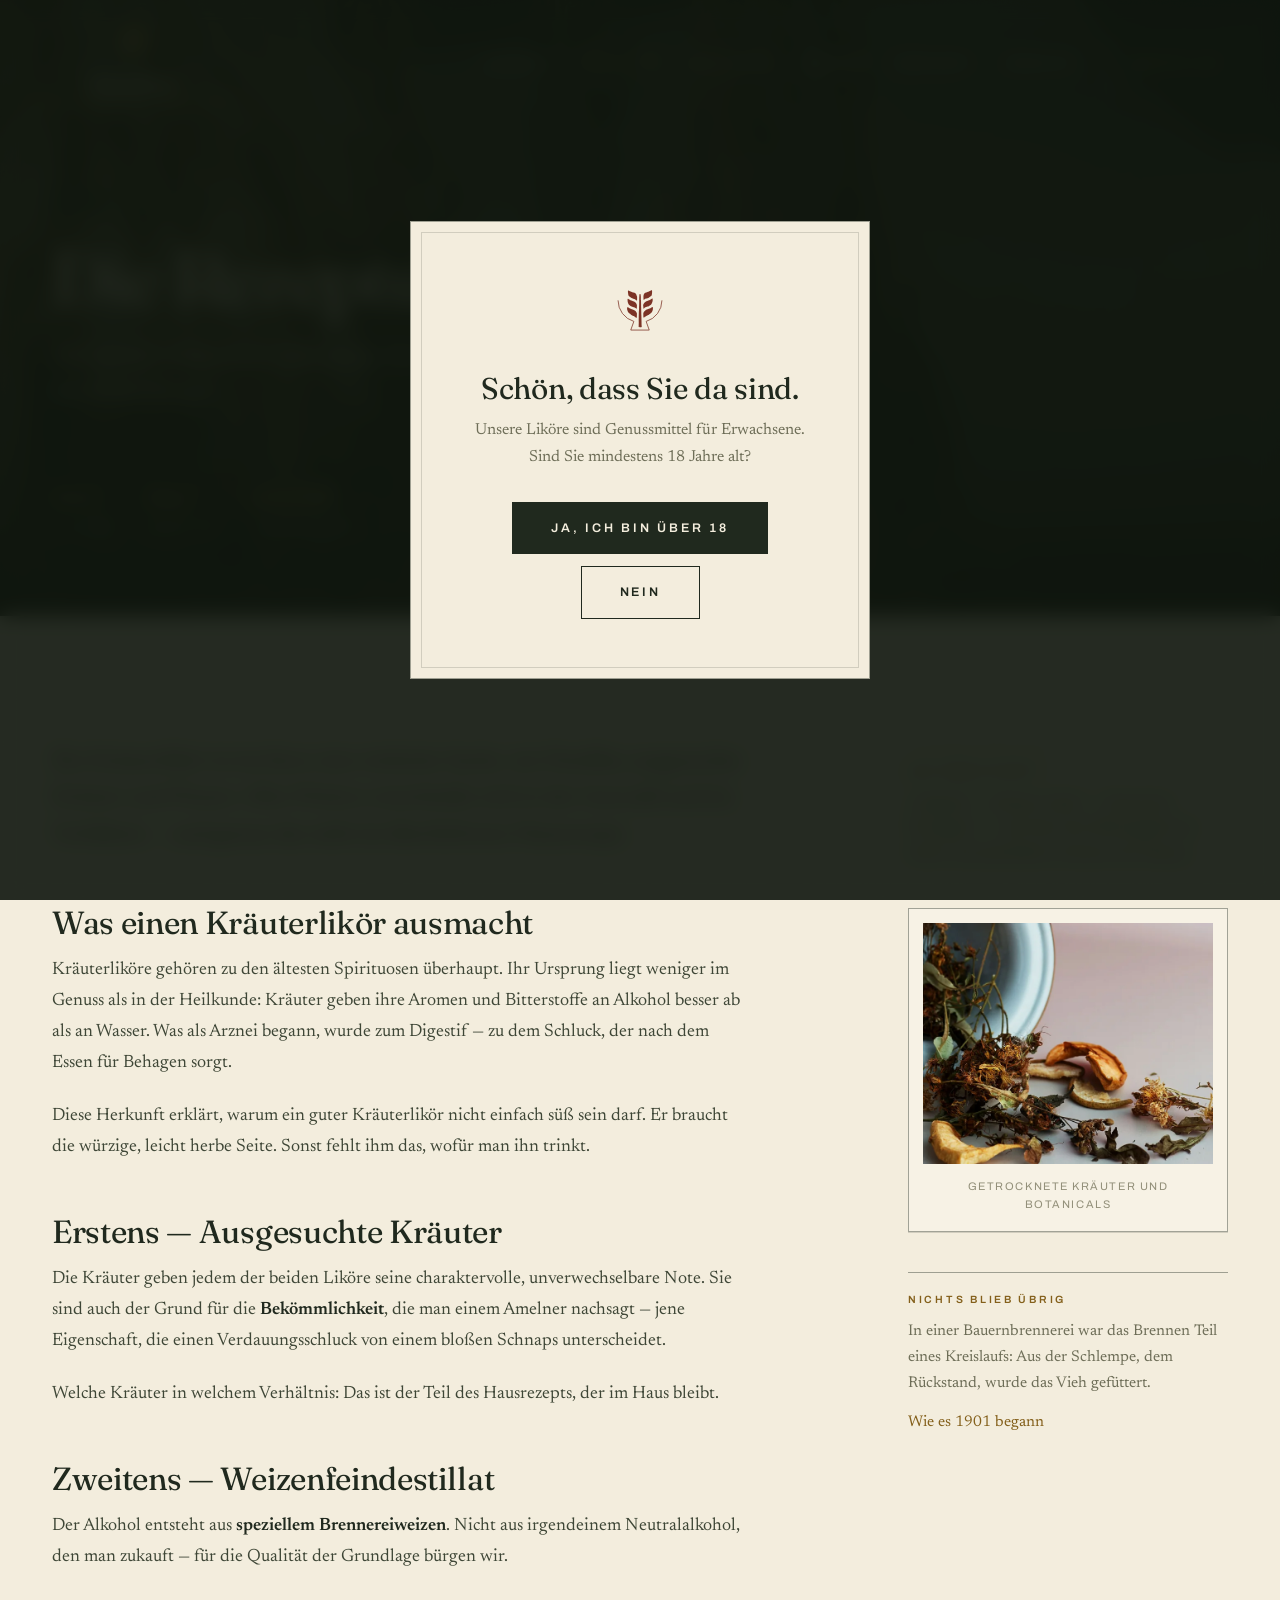
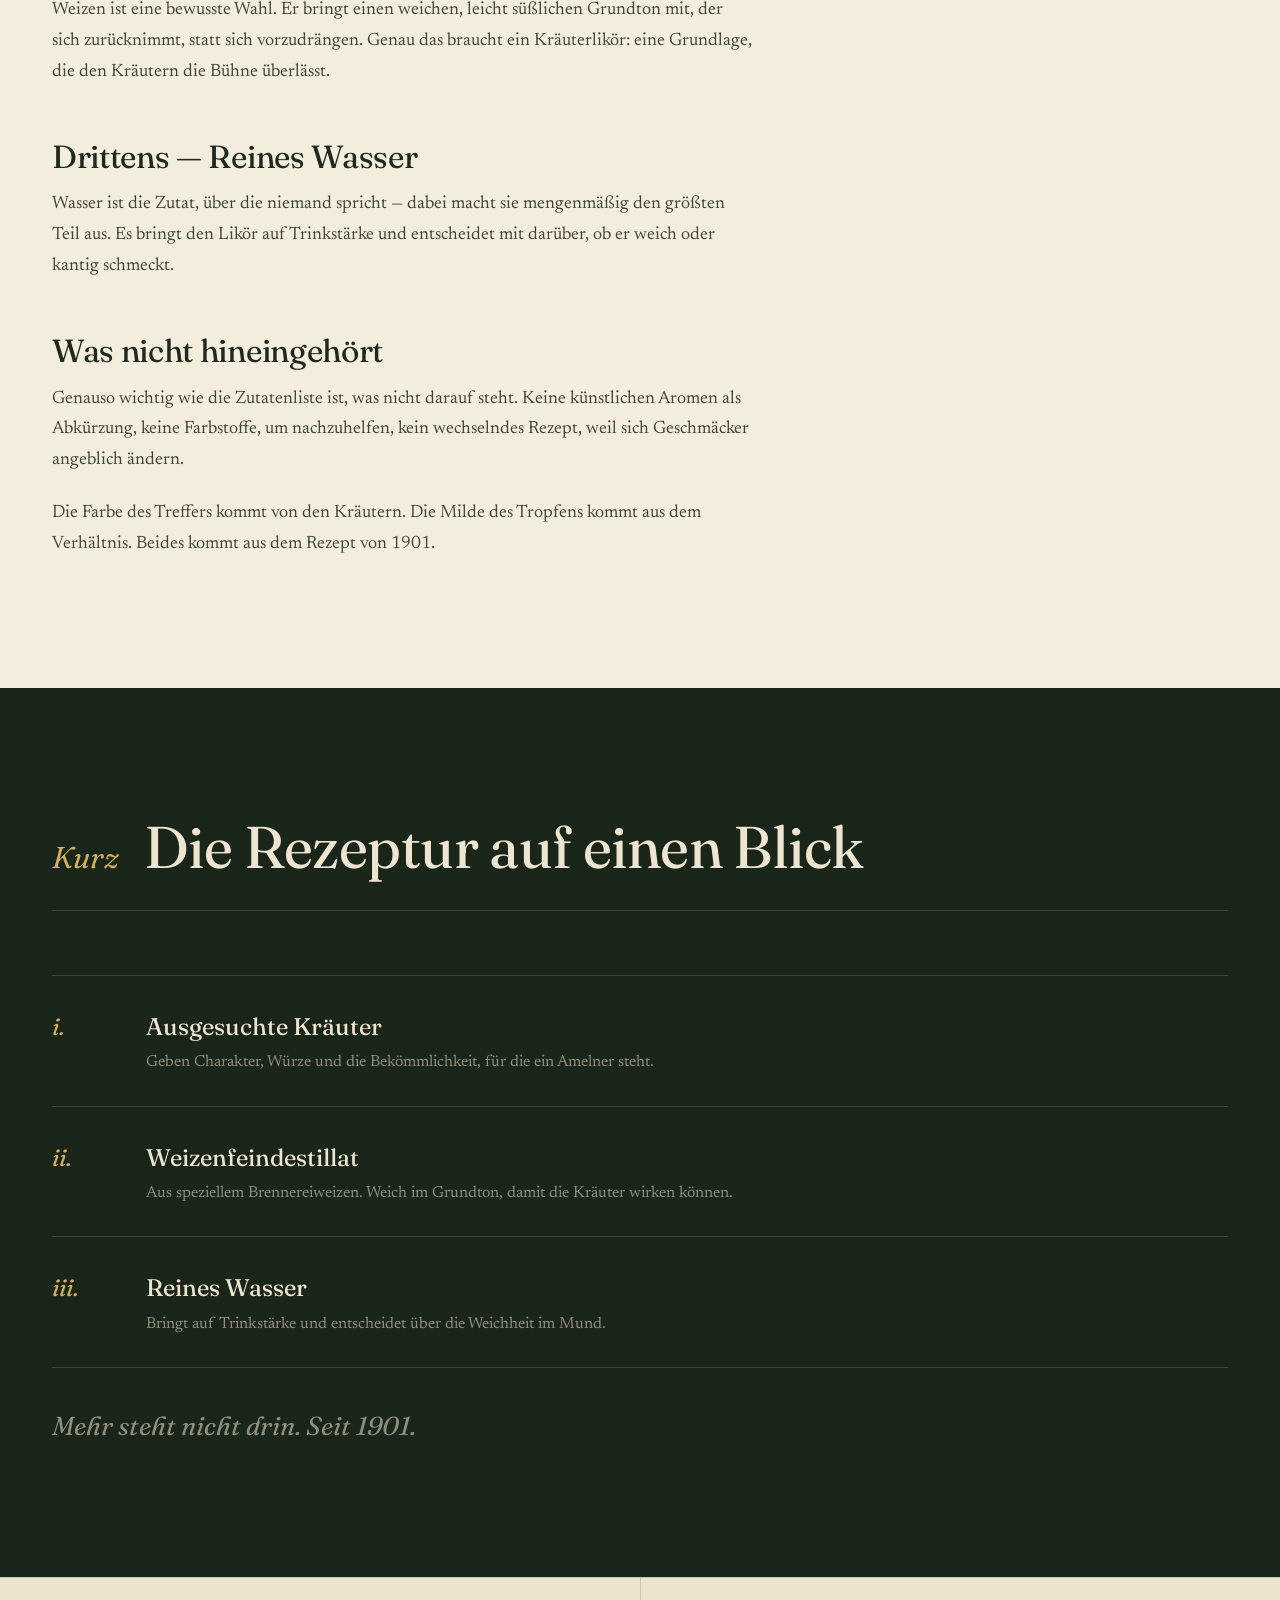
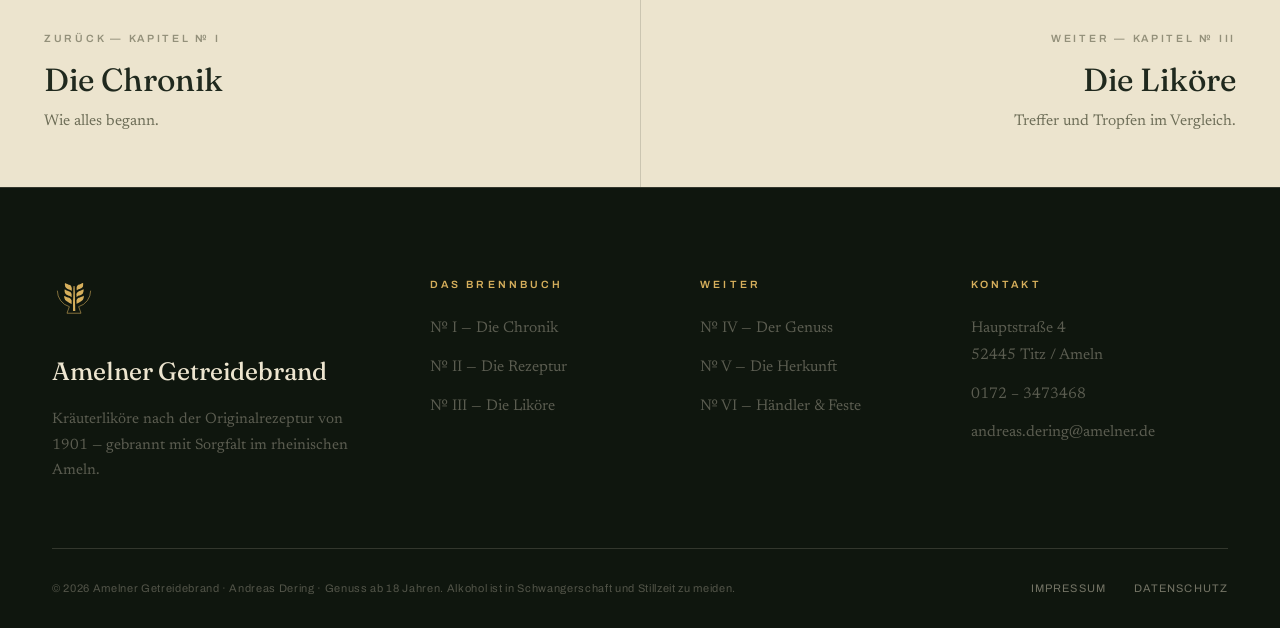
<file: rezeptur.html>
<!DOCTYPE html>
<html lang="de">
<head>
<meta charset="UTF-8">
<meta name="viewport" content="width=device-width, initial-scale=1.0">
<title>Die Rezeptur — Amelner Getreidebrand</title>
<meta name="description" content="Ausgesuchte Kräuter, Weizenfeindestillat und reines Wasser — die überlieferte Rezeptur der Amelner Kräuterliköre.">
<meta name="robots" content="index, follow">
<link rel="canonical" href="https://amelner.de/rezeptur.html">
<meta property="og:url" content="https://amelner.de/rezeptur.html">
<script type="application/ld+json">
{"@context":"https://schema.org","@type":"LocalBusiness","@id":"#amelner","name":"Amelner Getreidebrand","description":"Kräuterliköre nach der Originalrezeptur von 1901, gebrannt in Ameln, Gemeinde Titz.","founder":{"@type":"Person","name":"Andreas Dering"},"foundingDate":"1901","address":{"@type":"PostalAddress","streetAddress":"Hauptstraße 4","addressLocality":"Titz","addressRegion":"Nordrhein-Westfalen","postalCode":"52445","addressCountry":"DE"},"telephone":"+491723473468","email":"andreas.dering@amelner.de","areaServed":"Rheinland","knowsLanguage":"de"}
</script>

<meta property="og:type" content="website">
<meta property="og:title" content="Die Rezeptur — Amelner Getreidebrand">
<meta property="og:description" content="Ausgesuchte Kräuter, Weizenfeindestillat und reines Wasser — die überlieferte Rezeptur der Amelner Kräuterliköre.">
<meta property="og:image" content="https://amelner.de/assets/img/hero-korn-abend-1200.jpg">
<meta property="og:locale" content="de_DE">
<link rel="icon" type="image/png" href="assets/img/logo-gold.png">
<link rel="preconnect" href="https://fonts.googleapis.com">
<link rel="preconnect" href="https://fonts.gstatic.com" crossorigin>
<link href="https://fonts.googleapis.com/css2?family=Fraunces:ital,opsz,wght@0,9..144,340..640;1,9..144,340..640&family=Newsreader:opsz,wght@6..72,400..600&family=Archivo:wght@400..600&display=swap" rel="stylesheet">
<link rel="stylesheet" href="css/style.css">
</head>
<body>
<a href="#inhalt" class="skip">Zum Inhalt springen</a>
<svg width="0" height="0" style="position:absolute" aria-hidden="true"><defs>
<g id="mark-g" transform="translate(-21.105,-1.132) scale(0.12105)"><g fill="none" stroke="currentColor" stroke-width="13"><path d="M295 340A375 375 0 0 0 565 700"/><path d="M1045 340A375 375 0 0 1 775 700"/><path d="M565 700L512 848L828 848L775 700"/></g><g transform="translate(0.000000,960.000000) scale(0.100000,-0.100000)"> <path d="M8651 7919 c-13 -5 -56 -30 -96 -54 -70 -44 -260 -130 -340 -155 -22 -6 -84 -32 -138 -57 -74 -34 -122 -49 -193 -59 -163 -25 -260 -74 -393 -200 -79 -74 -91 -94 -145 -233 -52 -135 -58 -193 -54 -514 4 -315 8 -340 63 -345 24 -2 42 7 83 42 81 69 224 142 307 157 113 19 371 114 445 163 36 24 84 53 106 64 23 12 75 47 115 79 41 32 90 70 109 83 63 44 141 114 160 145 36 59 79 322 86 530 12 333 -9 397 -115 354z"/> <path d="M4700 7887 c-65 -32 -77 -161 -40 -432 64 -466 43 -420 285 -629 55 -48 123 -97 151 -111 28 -13 72 -42 99 -64 26 -21 68 -47 94 -57 25 -9 71 -32 102 -51 42 -26 81 -38 160 -53 247 -45 359 -103 497 -259 72 -81 103 -95 135 -62 22 21 22 27 22 334 l0 312 -33 80 c-19 44 -47 127 -64 185 -44 158 -97 241 -211 334 -73 59 -174 99 -323 130 -40 8 -116 33 -170 57 -55 23 -148 59 -209 79 -113 38 -309 131 -380 180 -50 35 -83 43 -115 27z"/> <path d="M6644 7251 c-44 -27 -54 -66 -54 -210 -1 -69 -5 -157 -11 -196 -5 -38 -12 -389 -15 -780 -2 -390 -7 -717 -11 -725 -3 -8 -9 -208 -13 -445 -6 -318 -12 -451 -23 -510 -15 -79 -28 -843 -32 -1930 0 -192 -5 -438 -10 -545 -7 -178 -6 -199 10 -233 28 -60 37 -62 260 -58 196 2 200 3 225 27 30 29 39 126 20 219 -14 63 -21 284 -39 1175 -6 294 -15 589 -21 655 -5 66 -12 359 -15 650 -3 292 -10 584 -15 650 -6 66 -12 356 -14 645 -4 484 -6 532 -25 620 -18 85 -20 117 -15 315 5 175 3 242 -10 324 -9 58 -16 136 -16 175 0 93 -14 139 -51 170 -37 31 -81 34 -125 7z"/> <path d="M8715 6472 c-27 -16 -89 -54 -138 -85 -134 -87 -244 -136 -442 -198 -278 -86 -434 -170 -583 -314 -150 -145 -199 -208 -261 -339 -58 -125 -68 -166 -51 -222 6 -21 16 -95 20 -164 22 -307 25 -334 46 -355 30 -30 55 -17 148 79 118 122 216 172 423 216 75 17 153 38 172 48 20 10 108 56 196 102 340 175 383 217 484 456 27 66 69 187 92 269 l44 150 0 171 c0 155 -2 174 -19 193 -26 29 -70 26 -131 -7z"/> <path d="M4603 6446 l-28 -24 0 -179 c1 -205 20 -316 85 -488 20 -55 43 -118 50 -140 35 -111 162 -244 312 -327 181 -101 370 -189 458 -213 47 -12 98 -28 115 -35 16 -6 60 -18 98 -26 100 -21 221 -92 315 -184 106 -105 137 -110 153 -29 4 24 6 76 2 116 -3 39 0 152 7 251 11 161 11 185 -4 237 -41 140 -152 336 -235 413 -82 78 -185 149 -246 172 -33 12 -83 35 -111 50 -28 16 -97 46 -155 66 -57 20 -109 40 -115 45 -6 5 -46 18 -88 29 -43 11 -103 33 -134 49 -31 16 -86 43 -122 59 -60 26 -137 73 -249 151 -53 37 -71 38 -108 7z"/> <path d="M8744 5013 c-233 -143 -321 -187 -440 -224 -128 -38 -250 -84 -431 -159 -27 -11 -73 -26 -103 -34 -129 -35 -402 -320 -479 -500 -25 -59 -26 -67 -26 -261 1 -276 14 -523 32 -557 26 -53 100 -30 198 63 29 27 80 58 275 164 52 29 133 75 180 104 47 29 112 65 145 80 33 15 81 46 107 69 26 22 74 55 107 72 32 18 94 61 138 96 43 35 110 88 149 118 81 61 150 158 190 262 13 36 35 86 48 112 41 83 76 266 76 400 0 143 -5 174 -36 207 -31 34 -60 32 -130 -12z"/> <path d="M4551 5004 c-35 -25 -52 -78 -57 -178 -5 -96 -8 -83 75 -386 37 -136 93 -256 153 -326 52 -61 190 -176 272 -226 34 -20 89 -62 124 -92 66 -59 150 -111 269 -169 40 -19 92 -51 114 -71 23 -19 65 -43 93 -52 46 -15 107 -47 265 -138 29 -17 82 -57 118 -88 101 -89 165 -98 177 -25 3 17 10 179 16 358 8 272 8 333 -4 365 -30 85 -85 191 -119 232 -20 23 -56 73 -82 112 -25 38 -67 88 -94 112 -66 60 -224 143 -318 169 -43 12 -99 32 -125 45 -26 13 -78 31 -115 40 -61 14 -150 45 -298 106 -52 21 -163 85 -296 170 -88 56 -133 67 -168 42z"/> </g></g>
<symbol id="mark" viewBox="0 0 120 120"><use href="#mark-g" fill="currentColor"/></symbol>
<symbol id="seal" viewBox="0 0 140 140">
<circle cx="70" cy="70" r="67" fill="none" stroke="currentColor" stroke-width="1.5"/>
<circle cx="70" cy="70" r="62" fill="none" stroke="currentColor" stroke-width=".75"/>
<circle cx="70" cy="70" r="41" fill="none" stroke="currentColor" stroke-width=".75"/>
<path id="seal-path" d="M70,70 m-51,0 a51,51 0 1,1 102,0 a51,51 0 1,1 -102,0" fill="none"/>
<text font-family="Archivo, sans-serif" font-size="10.5" font-weight="600" letter-spacing="3.1" fill="currentColor"><textPath href="#seal-path">AMELNER GETREIDEBRAND · ANNO 1901 · AMELN ·</textPath></text>
<use href="#mark-g" fill="currentColor" transform="translate(38,40) scale(.535)"/></symbol>
<symbol id="aehre" viewBox="0 0 120 120"><path fill="currentColor" d="M60 16c2.2 2.6 3.4 6 3.4 9.6 0 .8-.1 1.6-.2 2.4 1.6-1.4 3.6-2.3 5.7-2.6-.5 3.4-2.3 6.5-5 8.6.1.7.2 1.5.2 2.3 0 .7 0 1.3-.1 2 1.7-1.5 3.8-2.4 6.1-2.6-.6 3.6-2.6 6.8-5.6 8.9-.2 1.2-.5 2.3-.9 3.4l-2.4 28h-2.6l-2.4-28c-.4-1.1-.7-2.2-.9-3.4-3-2.1-5-5.3-5.6-8.9 2.3.2 4.4 1.1 6.1 2.6-.1-.7-.1-1.3-.1-2 0-.8.1-1.6.2-2.3-2.7-2.1-4.5-5.2-5-8.6 2.1.3 4.1 1.2 5.7 2.6-.1-.8-.2-1.6-.2-2.4 0-3.6 1.2-7 3.4-9.6z"/></symbol>
<symbol id="arrow" viewBox="0 0 24 24"><path d="M5 12h14M13 6l6 6-6 6" fill="none" stroke="currentColor" stroke-width="2" stroke-linecap="round" stroke-linejoin="round"/></symbol>
</defs></svg>
<div class="age-gate" id="ageGate" role="dialog" aria-modal="true" aria-labelledby="ageTitle">
  <div class="age-card"><div class="age-card-in">
    <svg class="mark" aria-hidden="true"><use href="#mark"/></svg>
    <h2 id="ageTitle">Schön, dass Sie da sind.</h2>
    <p>Unsere Liköre sind Genussmittel für Erwachsene.<br>Sind Sie mindestens 18&nbsp;Jahre alt?</p>
    <div class="age-actions">
      <button class="btn btn-fill" id="ageYes">Ja, ich bin über 18</button>
      <button class="btn" id="ageNo">Nein</button>
    </div>
    <p class="age-msg" id="ageMsg">Dann müssen wir Sie leider vertrösten — bis zu Ihrem 18.&nbsp;Geburtstag.</p>
  </div></div>
</div>
<header class="header" id="header">
  <div class="header-inner">
    <a href="index.html" class="brand" aria-label="Amelner Getreidebrand — Startseite">
      <svg class="brand-mark" aria-hidden="true"><use href="#mark"/></svg>
      <span class="brand-text"><span class="brand-name">Amelner</span><span class="brand-sub">Getreidebrand · Anno 1901</span></span>
    </a>
    <nav class="nav" aria-label="Hauptnavigation"><a href="chronik.html" class="nav-link">Chronik</a><a href="rezeptur.html" class="nav-link active">Rezeptur</a><a href="likoere.html" class="nav-link">Die Liköre</a><a href="genuss.html" class="nav-link">Genuss</a><a href="herkunft.html" class="nav-link">Herkunft</a><a href="haendler.html" class="nav-link">Händler</a><a href="bestellen.html" class="nav-cta">Bestellen</a></nav>
    <button class="hamburger" id="menuToggle" aria-label="Menü öffnen" aria-expanded="false"><span></span><span></span><span></span></button>
  </div>
</header>
<nav class="mobile-nav" id="mobileNav" aria-label="Mobile Navigation">
  <a href="chronik.html">Chronik</a><a href="rezeptur.html" class="active">Rezeptur</a><a href="likoere.html">Die Liköre</a><a href="genuss.html">Genuss</a><a href="herkunft.html">Herkunft</a><a href="haendler.html">Händler</a><a href="bestellen.html">Bestellen</a>
  <div class="orn mn-orn"><svg aria-hidden="true"><use href="#aehre"/></svg></div>
  <div class="mn-foot">Ameln · Gemeinde Titz · Anno 1901</div>
</nav>
<section class="page-hero" id="inhalt">
  <div class="page-hero-bg"><picture>
      <source type="image/webp" srcset="assets/img/kraeuter-hero-1200.webp 1200w, assets/img/kraeuter-hero-1800.webp 1800w, assets/img/kraeuter-hero-2400.webp 2400w" sizes="100vw">
      <img src="assets/img/kraeuter-hero-2400.jpg" srcset="assets/img/kraeuter-hero-1200.jpg 1200w, assets/img/kraeuter-hero-1800.jpg 1800w, assets/img/kraeuter-hero-2400.jpg 2400w" sizes="100vw" width="2400" height="1600" alt="Bündel getrockneter Kräuter und eine Weizengarbe hängen zum Trocknen" loading="eager" fetchpriority="high">
    </picture></div><div class="page-hero-tint"></div><div class="page-hero-frame" aria-hidden="true"></div>
  <div class="container"><div class="page-hero-inner">
    <div class="kicker inv">Kapitel № II</div>
    <h1>Die Rezeptur</h1>
    <p class="lede">Auf unserer Zutatenliste steht wenig. Das ist keine Bescheidenheit — das ist das Rezept.</p>
    <div class="page-hero-meta"><div class="m"><div class="a">Drei</div><div class="b">Zutaten</div></div><div class="m"><div class="a">Eine</div><div class="b">Rezeptur</div></div><div class="m"><div class="a">Seit 1901</div><div class="b">Unverändert</div></div></div>
  </div></div>
</section>

<main>
<section class="sec-paper">
  <div class="container">
    <div class="with-aside">
      <div class="prose rv">
        <p class="lead">Ein Kräuterlikör ist im Kern eine einfache Sache: ein Destillat, ausgesuchte Kräuter und Wasser. Alles Weitere entscheidet sich in der Auswahl und im Verhältnis — und genau das steht im überlieferten Hausrezept.</p>

        <h3>Was einen Kräuterlikör ausmacht</h3>
        <p>Kräuterliköre gehören zu den ältesten Spirituosen überhaupt. Ihr Ursprung liegt weniger im Genuss als in der Heilkunde: Kräuter geben ihre Aromen und Bitterstoffe an Alkohol besser ab als an Wasser. Was als Arznei begann, wurde zum Digestif — zu dem Schluck, der nach dem Essen für Behagen sorgt.</p>
        <p>Diese Herkunft erklärt, warum ein guter Kräuterlikör nicht einfach süß sein darf. Er braucht die würzige, leicht herbe Seite. Sonst fehlt ihm das, wofür man ihn trinkt.</p>

        <h3>Erstens — Ausgesuchte Kräuter</h3>
        <p>Die Kräuter geben jedem der beiden Liköre seine charaktervolle, unverwechselbare Note. Sie sind auch der Grund für die <strong>Bekömmlichkeit</strong>, die man einem Amelner nachsagt — jene Eigenschaft, die einen Verdauungsschluck von einem bloßen Schnaps unterscheidet.</p>
        <p>Welche Kräuter in welchem Verhältnis: Das ist der Teil des Hausrezepts, der im Haus bleibt.</p>

        <h3>Zweitens — Weizenfeindestillat</h3>
        <p>Der Alkohol entsteht aus <strong>speziellem Brennereiweizen</strong>. Nicht aus irgendeinem Neutralalkohol, den man zukauft — für die Qualität der Grundlage bürgen wir.</p>
        <p>Weizen ist eine bewusste Wahl. Er bringt einen weichen, leicht süßlichen Grundton mit, der sich zurücknimmt, statt sich vorzudrängen. Genau das braucht ein Kräuterlikör: eine Grundlage, die den Kräutern die Bühne überlässt.</p>

        <h3>Drittens — Reines Wasser</h3>
        <p>Wasser ist die Zutat, über die niemand spricht — dabei macht sie mengenmäßig den größten Teil aus. Es bringt den Likör auf Trinkstärke und entscheidet mit darüber, ob er weich oder kantig schmeckt.</p>

        <h3>Was nicht hineingehört</h3>
        <p>Genauso wichtig wie die Zutatenliste ist, was nicht darauf steht. Keine künstlichen Aromen als Abkürzung, keine Farbstoffe, um nachzuhelfen, kein wechselndes Rezept, weil sich Geschmäcker angeblich ändern.</p>
        <p>Die Farbe des Treffers kommt von den Kräutern. Die Milde des Tropfens kommt aus dem Verhältnis. Beides kommt aus dem Rezept von 1901.</p>
      </div>
      <div>
        <div class="aside-note rv rv1">
          <h4>Auf dem Etikett</h4>
          <p>„Original“ · „Kräuter-Likör“ · „Deutsches Erzeugnis“ — und oben die Weizengarbe im Kelch, das überlieferte Zeichen des Hauses.</p>
        </div>
        <div class="plate rv rv2" style="margin-top:40px">
          <picture>
      <source type="image/webp" srcset="assets/img/kraeuter-schale-700.webp 700w, assets/img/kraeuter-schale-1200.webp 1200w" sizes="(max-width:1080px) 90vw, 320px">
      <img src="assets/img/kraeuter-schale-1200.jpg" srcset="assets/img/kraeuter-schale-700.jpg 700w, assets/img/kraeuter-schale-1200.jpg 1200w" sizes="(max-width:1080px) 90vw, 320px" width="1200" height="1000" alt="Getrocknete Kräuter, Blüten und Fruchtscheiben in einer Schale" loading="lazy">
    </picture>
          <div class="caption">Getrocknete Kräuter und Botanicals</div>
        </div>
        <div class="aside-note rv rv2" style="margin-top:40px">
          <h4>Nichts blieb übrig</h4>
          <p>In einer Bauernbrennerei war das Brennen Teil eines Kreislaufs: Aus der Schlempe, dem Rückstand, wurde das Vieh gefüttert.</p>
          <p><a href="chronik.html">Wie es 1901 begann</a></p>
        </div>
      </div>
    </div>
  </div>
</section>

<section class="inv">
  <div class="container">
    <div class="chapter rv"><span class="no">Kurz</span><h2>Die Rezeptur auf einen Blick</h2></div>
    <div class="ledger rv rv1">
      <div class="ledger-row"><span class="no">i.</span><div><h4>Ausgesuchte Kräuter</h4><p>Geben Charakter, Würze und die Bekömmlichkeit, für die ein Amelner steht.</p></div></div>
      <div class="ledger-row"><span class="no">ii.</span><div><h4>Weizenfeindestillat</h4><p>Aus speziellem Brennereiweizen. Weich im Grundton, damit die Kräuter wirken können.</p></div></div>
      <div class="ledger-row"><span class="no">iii.</span><div><h4>Reines Wasser</h4><p>Bringt auf Trinkstärke und entscheidet über die Weichheit im Mund.</p></div></div>
    </div>
    <p class="recipe-note rv rv1">Mehr steht nicht drin. Seit 1901.</p>
  </div>
</section>
</main>
<nav class="next" aria-label="Weiter im Brennbuch">
  <div class="next-inner"><a class="next-card prev" href="chronik.html"><span class="k">Zurück — Kapitel № I</span><span class="t">Die Chronik</span><span class="d">Wie alles begann.</span></a><a class="next-card fwd" href="likoere.html"><span class="k">Weiter — Kapitel № III</span><span class="t">Die Liköre</span><span class="d">Treffer und Tropfen im Vergleich.</span></a></div>
</nav>
<footer class="footer">
  <div class="container">
    <div class="footer-top">
      <div class="footer-brand">
        <svg class="brand-mark" aria-hidden="true"><use href="#mark"/></svg>
        <div class="fb-name">Amelner Getreidebrand</div>
        <p>Kräuterliköre nach der Originalrezeptur von 1901 — gebrannt mit Sorgfalt im rheinischen Ameln.</p>
      </div>
      <div class="footer-col">
        <h5>Das Brennbuch</h5>
        <a href="chronik.html">№ I — Die Chronik</a>
        <a href="rezeptur.html">№ II — Die Rezeptur</a>
        <a href="likoere.html">№ III — Die Liköre</a>
      </div>
      <div class="footer-col">
        <h5>Weiter</h5>
        <a href="genuss.html">№ IV — Der Genuss</a>
        <a href="herkunft.html">№ V — Die Herkunft</a>
        <a href="haendler.html">№ VI — Händler &amp; Feste</a>
      </div>
      <div class="footer-col">
        <h5>Kontakt</h5>
        <p>Hauptstraße 4<br>52445 Titz / Ameln</p>
        <a href="tel:+491723473468">0172 – 3473468</a>
        <a href="mailto:andreas.dering@amelner.de">andreas.dering@amelner.de</a>
      </div>
    </div>
    <div class="footer-bottom">
      <p>© <span id="year">2026</span> Amelner Getreidebrand · Andreas Dering · Genuss ab 18 Jahren. Alkohol ist in Schwangerschaft und Stillzeit zu meiden.</p>
      <div class="links"><a href="impressum.html">Impressum</a><a href="datenschutz.html">Datenschutz</a></div>
    </div>
  </div>
</footer>
<script src="js/main.js"></script>
</body>
</html>
</file>
<file: css/style.css>
/* ============================================================
   AMELNER GETREIDEBRAND — „Das Brennbuch"
   Editoriales Heritage-Design: Papier, Etikettrahmen, Siegel.
   ============================================================ */

@keyframes riseIn{from{opacity:0;transform:translateY(26px)}to{opacity:1;transform:translateY(0)}}
@keyframes fadeIn{from{opacity:0}to{opacity:1}}

:root{
  /* Papier & Tinte */
  --paper:#F3EDDD;--paper-2:#ECE4CE;--paper-3:#E3D8BC;--paper-warm:#F7F2E5;
  --ink:#20291E;--ink-soft:#3E4636;--ink-mute:#6E6E58;--ink-dim:#93907A;
  /* Flaschengrün (dunkle Flächen) */
  --dark:#1B261A;--dark-2:#141D13;--dark-3:#0F160E;
  --paper-inv:#EDE5CF;--paper-inv-mute:rgba(237,229,207,.55);--paper-inv-dim:rgba(237,229,207,.34);
  /* Bernstein & Siegellack */
  --amber:#A87C26;--amber-deep:#84601B;--amber-light:#D6AF5C;
  --seal:#7C3325;--seal-deep:#5E2419;
  /* Linien */
  --line:rgba(32,41,30,.16);--line-strong:rgba(32,41,30,.4);
  --line-inv:rgba(237,229,207,.16);--line-inv-strong:rgba(237,229,207,.38);
  --line-amber:rgba(168,124,38,.4);
  /* Typografie */
  --font-display:'Fraunces',Georgia,serif;
  --font-body:'Newsreader',Georgia,serif;
  --font-ui:'Archivo','Helvetica Neue',Arial,sans-serif;
  /* Layout */
  --max-w:1240px;--narrow-w:880px;--pad:32px;--sec:128px;
  --ease:cubic-bezier(.23,.6,.32,1);
}

*,*::before,*::after{margin:0;padding:0;box-sizing:border-box}
html{scroll-behavior:smooth;scroll-padding-top:92px;-webkit-text-size-adjust:100%}
body{font-family:var(--font-body);font-size:18px;font-weight:400;line-height:1.72;color:var(--ink-soft);background:var(--paper);overflow-x:hidden;-webkit-font-smoothing:antialiased;text-rendering:optimizeLegibility;font-optical-sizing:auto}
main,section{position:relative}
img{max-width:100%;height:auto;display:block}
a{color:var(--amber-deep);text-decoration:none;transition:color .3s var(--ease)}
a:hover{color:var(--seal)}
ul,ol{list-style:none}
button{font-family:inherit;font-size:inherit;background:none;border:none;cursor:pointer}
::selection{background:var(--ink);color:var(--paper)}
p{hyphens:auto;-webkit-hyphens:auto}

/* Papierkorn über allem — sehr dezent */
body::after{content:'';position:fixed;inset:0;z-index:2500;pointer-events:none;opacity:.045;background-image:url("data:image/svg+xml,%3Csvg xmlns='http://www.w3.org/2000/svg' width='200' height='200'%3E%3Cfilter id='n'%3E%3CfeTurbulence type='fractalNoise' baseFrequency='.85' numOctaves='3' stitchTiles='stitch'/%3E%3C/filter%3E%3Crect width='100%25' height='100%25' filter='url(%23n)'/%3E%3C/svg%3E")}

.container{max-width:var(--max-w);margin:0 auto;padding:0 var(--pad)}
.container-narrow{max-width:var(--narrow-w);margin:0 auto;padding:0 var(--pad)}
section{padding:var(--sec) 0}

/* ============ TYPOGRAFIE ============ */
h1,h2,h3{font-family:var(--font-display);font-weight:420;color:var(--ink);line-height:1.04;letter-spacing:-.01em;font-optical-sizing:auto}
h1{font-size:clamp(46px,7vw,104px)}
h2{font-size:clamp(34px,4.6vw,62px)}
h3{font-size:clamp(23px,2.6vw,32px)}
h4{font-family:var(--font-ui);font-size:15px;font-weight:600;letter-spacing:.02em;color:var(--ink);line-height:1.35}
em{font-style:italic}
strong{font-weight:600;color:var(--ink)}
.lead{font-size:clamp(19px,2vw,23px);line-height:1.6;color:var(--ink-soft)}
.disp-em{font-style:italic;font-weight:380;color:var(--amber-deep)}

/* Kicker — gesperrte Zeile über Überschriften */
.kicker{display:inline-flex;align-items:center;gap:14px;font-family:var(--font-ui);font-size:11px;font-weight:600;letter-spacing:.34em;text-transform:uppercase;color:var(--amber-deep);margin-bottom:26px}
.kicker::before{content:'';width:34px;height:1px;background:var(--line-amber)}
.kicker.center{justify-content:center}
.kicker.center::before{display:none}
.kicker.inv{color:var(--amber-light)}
.kicker.inv::before{background:var(--line-inv-strong)}

/* Kapitelkopf — „№ I — Titel" */
.chapter{display:flex;align-items:baseline;gap:26px;margin-bottom:64px;border-bottom:1px solid var(--line);padding-bottom:26px}
.chapter .no{font-family:var(--font-display);font-style:italic;font-weight:380;font-size:clamp(22px,2.4vw,30px);color:var(--seal);white-space:nowrap}
.chapter h2{flex:1}
.chapter .aside{font-family:var(--font-ui);font-size:11px;letter-spacing:.22em;text-transform:uppercase;color:var(--ink-dim);white-space:nowrap;display:none}
.inv .chapter{border-bottom-color:var(--line-inv)}
.inv .chapter .no{color:var(--amber-light)}
.inv .chapter .aside{color:var(--paper-inv-dim)}
@media(min-width:900px){.chapter .aside{display:block}}

/* Ornament-Linie: ——— ✳ ——— */
.orn{display:flex;align-items:center;gap:20px;margin:0 auto}
.orn::before,.orn::after{content:'';flex:1;height:1px;background:var(--line)}
.orn svg{width:22px;height:22px;color:var(--amber-deep);flex-shrink:0}
.orn.inv::before,.orn.inv::after{background:var(--line-inv)}
.orn.inv svg{color:var(--amber-light)}

/* Initiale (Drop Cap) */
.dropcap::first-letter{font-family:var(--font-display);font-weight:480;float:left;font-size:74px;line-height:.82;padding:8px 12px 0 0;color:var(--seal)}

/* ============ FLÄCHEN ============ */
.sec-paper{background:var(--paper)}
.sec-paper2{background:var(--paper-2)}
.inv{background:var(--dark);color:var(--paper-inv-mute)}
.inv h1,.inv h2,.inv h3{color:var(--paper-inv)}
.inv h4{color:var(--paper-inv)}
.inv strong{color:var(--paper-inv)}
.inv p{color:var(--paper-inv-mute)}
/* Buttons ausnehmen: sonst schlaegt dieser Selektor (0-1-1) die
   Button-Klassen (0-1-0) und faerbt die Beschriftung gold auf gold. */
.inv a:not(.btn){color:var(--amber-light)}
.inv a:not(.btn):hover{color:var(--paper-inv)}

/* Doppelter Etikettrahmen */
.frame{position:relative;border:1px solid var(--line-strong);padding:8px}
.frame>.frame-in{border:1px solid var(--line);height:100%}
.frame.inv-frame{border-color:var(--line-inv-strong)}
.frame.inv-frame>.frame-in{border-color:var(--line-inv)}

/* Archiv-Tafel für Bilder */
.plate{background:var(--paper-warm);border:1px solid var(--line-strong);padding:14px;box-shadow:0 1px 0 var(--line)}
.plate img{width:100%}
.plate .caption{font-family:var(--font-ui);font-size:11px;letter-spacing:.14em;text-transform:uppercase;color:var(--ink-dim);text-align:center;padding:14px 6px 4px;line-height:1.6}
.inv .plate{background:var(--dark-2);border-color:var(--line-inv-strong)}
.inv .plate .caption{color:var(--paper-inv-dim)}

/* ============ BUTTONS ============ */
.btn{display:inline-flex;align-items:center;justify-content:center;gap:12px;font-family:var(--font-ui);font-size:12.5px;font-weight:600;letter-spacing:.22em;text-transform:uppercase;padding:19px 38px;border:1px solid var(--ink);color:var(--ink);background:transparent;line-height:1;transition:background .35s var(--ease),color .35s var(--ease),border-color .35s var(--ease);cursor:pointer}
.btn svg{width:15px;height:15px;transition:transform .35s var(--ease)}
.btn:hover svg{transform:translateX(4px)}
.btn-fill{background:var(--ink);color:var(--paper)}
.btn-fill:hover{background:var(--seal);border-color:var(--seal);color:#F6EFDF}
.btn:not(.btn-fill):hover{background:var(--ink);color:var(--paper)}
.btn-inv{border-color:var(--paper-inv);color:var(--paper-inv)}
.btn-inv:hover{background:var(--paper-inv);color:var(--dark)}
.btn-inv-fill{background:var(--amber-light);border-color:var(--amber-light);color:var(--dark-2)}
.btn-inv-fill:hover{background:var(--paper-inv);border-color:var(--paper-inv);color:var(--dark-2)}
.btn-group{display:flex;gap:16px;flex-wrap:wrap;align-items:center}

.text-link{display:inline-flex;align-items:center;gap:10px;font-family:var(--font-ui);font-size:12px;font-weight:600;letter-spacing:.2em;text-transform:uppercase;color:var(--amber-deep);border-bottom:1px solid var(--line-amber);padding-bottom:6px}
.text-link svg{width:14px;height:14px;transition:transform .3s var(--ease)}
.text-link:hover{color:var(--seal);border-color:var(--seal)}
.text-link:hover svg{transform:translateX(4px)}
.inv .text-link{color:var(--amber-light);border-color:var(--line-inv-strong)}
.inv .text-link:hover{color:var(--paper-inv);border-color:var(--paper-inv)}

/* ============ HEADER ============ */
.header{position:fixed;top:0;left:0;width:100%;z-index:1000;transition:background .4s var(--ease),box-shadow .4s var(--ease),border-color .4s var(--ease);border-bottom:1px solid transparent}
.header-inner{display:flex;align-items:center;justify-content:space-between;max-width:1400px;margin:0 auto;padding:20px var(--pad);transition:padding .4s var(--ease)}
.header.scrolled{background:rgba(243,237,221,.94);backdrop-filter:blur(14px);-webkit-backdrop-filter:blur(14px);border-bottom-color:var(--line)}
.header.scrolled .header-inner{padding-top:12px;padding-bottom:12px}
/* Senkrechtes Lockup: Signet oben, Schriftzug unmittelbar darunter.
   Das Signet ist im 120er-Raster hoeher als breit, deshalb steht die
   Breite kleiner als die Hoehe — sonst wirkt es neben der Schrift zu wuchtig. */
.brand{display:flex;flex-direction:column;align-items:center;gap:6px}
.brand-mark{width:46px;height:46px;color:var(--amber-light);transition:color .4s var(--ease),width .4s var(--ease),height .4s var(--ease)}
.header.scrolled .brand-mark{color:var(--seal);width:37px;height:37px}
.brand-text{display:flex;flex-direction:column;align-items:center;line-height:1}
.brand-name{font-family:var(--font-display);font-size:22px;font-weight:460;letter-spacing:.02em;color:var(--paper-inv);transition:color .4s var(--ease)}
.brand-sub{font-family:var(--font-ui);font-size:8.5px;font-weight:600;letter-spacing:.36em;text-transform:uppercase;color:var(--amber-light);margin-top:5px;transition:color .4s var(--ease)}
.header.scrolled .brand-name{color:var(--ink)}
.header.scrolled .brand-sub{color:var(--amber-deep)}

.nav{display:flex;align-items:center;gap:2px}
.nav-link{font-family:var(--font-ui);font-size:12px;font-weight:500;letter-spacing:.14em;text-transform:uppercase;color:rgba(240,234,218,.78);padding:10px 14px;transition:color .3s var(--ease)}
.nav-link:hover{color:#fff}
.header.scrolled .nav-link{color:var(--ink-soft)}
.header.scrolled .nav-link:hover{color:var(--seal)}
.nav-cta{margin-left:18px;font-family:var(--font-ui);font-size:11.5px;font-weight:600;letter-spacing:.2em;text-transform:uppercase;color:var(--amber-light);border:1px solid var(--line-inv-strong);padding:12px 24px;transition:all .35s var(--ease)}
.nav-cta:hover{background:var(--amber-light);border-color:var(--amber-light);color:var(--dark-2)}
.header.scrolled .nav-cta{color:var(--seal);border-color:var(--line-strong)}
.header.scrolled .nav-cta:hover{background:var(--ink);border-color:var(--ink);color:var(--paper)}

.hamburger{display:none;padding:10px;z-index:1200}
.hamburger span{display:block;width:26px;height:1.5px;background:var(--paper-inv);margin:7px 0;transition:all .35s var(--ease)}
.header.scrolled .hamburger span{background:var(--ink)}
.menu-open .hamburger span{background:var(--ink)}
.menu-open .hamburger span:nth-child(1){transform:rotate(45deg) translate(6px,6px)}
.menu-open .hamburger span:nth-child(2){opacity:0}
.menu-open .hamburger span:nth-child(3){transform:rotate(-45deg) translate(6px,-6px)}

.mobile-nav{position:fixed;inset:0;z-index:1100;background:var(--paper);display:flex;flex-direction:column;justify-content:center;align-items:center;gap:4px;opacity:0;visibility:hidden;transition:opacity .4s var(--ease),visibility .4s var(--ease)}
.mobile-nav.active{opacity:1;visibility:visible}
.mobile-nav a{font-family:var(--font-display);font-size:34px;font-weight:420;color:var(--ink);padding:10px 20px}
.mobile-nav a:hover{color:var(--seal);font-style:italic}
.mobile-nav .mn-orn{width:180px;margin:22px auto}
.mobile-nav .mn-foot{font-family:var(--font-ui);font-size:10px;letter-spacing:.3em;text-transform:uppercase;color:var(--ink-dim);margin-top:26px}

/* ============ HERO ============ */
.hero{position:relative;min-height:100vh;min-height:100svh;display:flex;flex-direction:column;overflow:hidden;padding:0}
.hero-bg{position:absolute;inset:0;z-index:0}
.hero-bg img{width:100%;height:100%;object-fit:cover;object-position:center 62%}
.hero-tint{position:absolute;inset:0;z-index:1;background:linear-gradient(to bottom,rgba(15,22,14,.62) 0%,rgba(15,22,14,.5) 34%,rgba(15,22,14,.62) 66%,rgba(15,22,14,.9) 100%)}
.hero-tint::after{content:'';position:absolute;inset:0;background:radial-gradient(110% 90% at 50% 42%,transparent 40%,rgba(15,22,14,.55) 100%)}
.hero-frame{position:absolute;inset:22px;z-index:2;border:1px solid rgba(237,229,207,.28);pointer-events:none}
.hero-frame::before{content:'';position:absolute;inset:7px;border:1px solid rgba(237,229,207,.13)}
.hero-content{position:relative;z-index:3;flex:1;display:flex;flex-direction:column;align-items:center;justify-content:center;text-align:center;padding:150px var(--pad) 40px;max-width:1080px;margin:0 auto;width:100%}
.hero-seal{width:104px;height:104px;color:var(--amber-light);margin-bottom:38px;animation:fadeIn 1.4s var(--ease) both}
.hero-kicker{font-family:var(--font-ui);font-size:11.5px;font-weight:600;letter-spacing:.44em;text-transform:uppercase;color:rgba(240,234,218,.75);margin-bottom:30px;animation:riseIn 1s .15s var(--ease) both}
.hero h1{color:#F6F1E2;text-shadow:0 2px 50px rgba(0,0,0,.5);animation:riseIn 1s .3s var(--ease) both}
.hero h1 em{font-weight:380;color:var(--amber-light)}
.hero-sub{font-size:clamp(18px,2vw,22px);line-height:1.65;color:rgba(240,234,218,.88);max-width:640px;margin:32px auto 44px;text-shadow:0 1px 20px rgba(0,0,0,.4);animation:riseIn 1s .45s var(--ease) both}
.hero-sub strong{color:#F6F1E2;font-weight:600;font-style:italic;font-family:var(--font-display);font-size:1.06em}
.hero .btn-group{justify-content:center;animation:riseIn 1s .6s var(--ease) both}
.hero-foot{position:relative;z-index:3;display:grid;grid-template-columns:repeat(3,1fr);max-width:1080px;width:calc(100% - 44px);margin:0 auto;border-top:1px solid rgba(237,229,207,.22);animation:fadeIn 1.4s .8s var(--ease) both}
.hero-foot .hf{padding:26px 18px 44px;text-align:center}
.hero-foot .hf+.hf{border-left:1px solid rgba(237,229,207,.14)}
.hero-foot .hf .a{font-family:var(--font-display);font-style:italic;font-size:21px;color:var(--amber-light)}
.hero-foot .hf .b{font-family:var(--font-ui);font-size:10px;font-weight:600;letter-spacing:.26em;text-transform:uppercase;color:rgba(240,234,218,.55);margin-top:8px}

/* Leitband unter dem Hero */
.creed{background:var(--dark-2);border-top:1px solid var(--line-inv);border-bottom:1px solid var(--line-inv);padding:22px 0}
.creed-line{display:flex;align-items:center;justify-content:center;gap:26px;flex-wrap:wrap;font-family:var(--font-ui);font-size:11px;font-weight:600;letter-spacing:.3em;text-transform:uppercase;color:var(--paper-inv-mute)}
.creed-line .sep{width:5px;height:5px;background:var(--amber);transform:rotate(45deg);flex-shrink:0}

/* ============ CHRONIK ============ */
.chron{display:flex;flex-direction:column}
.chron-row{display:grid;grid-template-columns:300px 1fr;gap:56px;padding:56px 0;border-bottom:1px solid var(--line);align-items:start}
.chron-row:first-child{padding-top:0}
.chron-row:last-child{border-bottom:none;padding-bottom:0}
.chron-year{font-family:var(--font-display);font-weight:380;font-size:clamp(64px,8vw,118px);line-height:.9;color:var(--amber);letter-spacing:-.02em}
.chron-year small{display:block;font-family:var(--font-ui);font-size:11px;font-weight:600;letter-spacing:.3em;text-transform:uppercase;color:var(--ink-dim);margin-top:16px}
.chron-body{max-width:640px}
.chron-body h3{margin-bottom:16px}
.chron-body p{margin-bottom:14px}
.chron-body p:last-child{margin-bottom:0}
.chron-aside{display:grid;grid-template-columns:1fr 1fr;gap:56px;align-items:center;margin-top:8px}
.pull{font-family:var(--font-display);font-style:italic;font-weight:380;font-size:clamp(26px,3.4vw,42px);line-height:1.25;color:var(--ink);max-width:520px}
.pull .who{display:block;font-family:var(--font-ui);font-style:normal;font-size:11px;font-weight:600;letter-spacing:.28em;text-transform:uppercase;color:var(--ink-dim);margin-top:22px}

/* ============ REZEPTUR ============ */
.recipe-grid{display:grid;grid-template-columns:1.05fr .95fr;gap:80px;align-items:center}
.ledger{border-top:1px solid var(--line-inv)}
.ledger-row{display:grid;grid-template-columns:70px 1fr;gap:24px;padding:30px 0;border-bottom:1px solid var(--line-inv);align-items:baseline}
.ledger-row .no{font-family:var(--font-display);font-style:italic;font-size:24px;color:var(--amber-light)}
.ledger-row h4{font-family:var(--font-display);font-size:24px;font-weight:440;letter-spacing:0;margin-bottom:6px}
.ledger-row p{font-size:16px;line-height:1.65;color:var(--paper-inv-mute)}
.recipe-note{margin-top:36px;font-family:var(--font-display);font-style:italic;font-size:clamp(20px,2.2vw,26px);color:var(--paper-inv)}

/* ============ PRODUKT-DIPTYCHON ============ */
.likoere{padding:0}
.diptych{display:grid;grid-template-columns:1fr 1fr;position:relative}
.diptych::after{content:'';position:absolute;top:0;bottom:0;left:50%;width:1px;background:linear-gradient(to bottom,transparent,var(--line-amber) 18%,var(--line-amber) 82%,transparent)}
.likoer{padding:110px 72px;display:flex;flex-direction:column;align-items:center;text-align:center}
.likoer.likoer-dark{background:var(--dark);color:var(--paper-inv-mute)}
.likoer.likoer-dark h3{color:var(--paper-inv)}
.likoer.likoer-light{background:var(--paper-2)}
.likoer-No{font-family:var(--font-display);font-style:italic;font-size:19px;color:var(--seal);margin-bottom:26px}
.likoer-dark .likoer-No{color:var(--amber-light)}
.likoer .plate{width:min(320px,100%)}
.likoer .plate img{aspect-ratio:3/4;object-fit:cover}
.likoer h3{font-size:clamp(30px,3vw,42px);margin:40px 0 6px}
.likoer .char{font-family:var(--font-ui);font-size:11px;font-weight:600;letter-spacing:.3em;text-transform:uppercase;color:var(--amber-deep);margin-bottom:26px}
.likoer-dark .char{color:var(--amber-light)}
.likoer .desc{max-width:440px;font-size:16.5px;line-height:1.7;margin-bottom:38px}
.spec{width:min(440px,100%);border-top:1px solid var(--line);margin-bottom:38px}
.likoer-dark .spec{border-top-color:var(--line-inv)}
.spec-row{display:flex;justify-content:space-between;align-items:baseline;gap:20px;padding:15px 2px;border-bottom:1px solid var(--line)}
.likoer-dark .spec-row{border-bottom-color:var(--line-inv)}
.spec-row .k{font-family:var(--font-ui);font-size:10.5px;font-weight:600;letter-spacing:.24em;text-transform:uppercase;color:var(--ink-dim)}
.likoer-dark .spec-row .k{color:var(--paper-inv-dim)}
.spec-row .v{font-family:var(--font-display);font-size:19px;font-weight:440;color:var(--ink);text-align:right}
.likoer-dark .spec-row .v{color:var(--paper-inv)}
.spec-row.price .v{font-style:italic;font-size:24px;color:var(--seal)}
.likoer-dark .spec-row.price .v{color:var(--amber-light)}
.likoere-foot{background:var(--paper-2);border-top:1px solid var(--line);padding:22px var(--pad);text-align:center;font-family:var(--font-ui);font-size:12px;letter-spacing:.12em;text-transform:uppercase;color:var(--ink-dim)}

/* ============ GENUSS ============ */
.ritual-grid{display:grid;grid-template-columns:.9fr 1.1fr;gap:80px;align-items:center}
.ritual-list{border-top:1px solid var(--line-inv);margin-top:10px}
.ritual-item{display:grid;grid-template-columns:80px 1fr;gap:26px;padding:30px 0;border-bottom:1px solid var(--line-inv)}
.ritual-item .no{font-family:var(--font-display);font-style:italic;font-size:30px;color:var(--amber-light);line-height:1}
.ritual-item h4{font-family:var(--font-display);font-size:22px;font-weight:440;margin-bottom:6px}
.ritual-item p{font-size:15.5px;line-height:1.65;color:var(--paper-inv-mute)}

/* ============ HERKUNFT ============ */
.origin-grid{display:grid;grid-template-columns:1fr 1.1fr;gap:80px;align-items:center}
.origin-points{border-top:1px solid var(--line);margin-top:34px}
.origin-point{display:grid;grid-template-columns:auto 1fr;gap:20px;padding:24px 0;border-bottom:1px solid var(--line);align-items:start}
.origin-point svg{width:26px;height:26px;color:var(--seal);stroke-width:1.4;margin-top:3px}
.origin-point h4{font-family:var(--font-display);font-size:21px;font-weight:440;margin-bottom:4px}
.origin-point p{font-size:16px;line-height:1.65;color:var(--ink-mute)}

/* ============ HÄNDLER / REGISTER ============ */
.register{border-top:1px solid var(--line-strong);column-count:2;column-gap:72px}
.register-row{display:flex;align-items:baseline;gap:14px;padding:19px 2px;border-bottom:1px solid var(--line);break-inside:avoid}
.register-row .name{font-family:var(--font-display);font-size:21px;font-weight:440;color:var(--ink);white-space:nowrap}
.register-row .dots{flex:1;border-bottom:1px dotted var(--line-strong);transform:translateY(-5px)}
.register-row .place{font-family:var(--font-ui);font-size:11px;font-weight:600;letter-spacing:.22em;text-transform:uppercase;color:var(--amber-deep);white-space:nowrap}
.fest-note{margin-top:64px;border:1px solid var(--line-strong);padding:8px}
.fest-note-in{border:1px solid var(--line);padding:38px 44px;display:grid;grid-template-columns:auto 1fr;gap:28px;align-items:start}
.fest-note-in>svg{width:34px;height:34px;color:var(--seal);stroke-width:1.3;margin-top:4px}
.fest-note h4{font-family:var(--font-display);font-size:23px;font-weight:440;margin-bottom:8px}
.fest-note p{font-size:16.5px;color:var(--ink-mute)}

/* ============ BESTELLUNG ============ */
.order{position:relative;isolation:isolate}
.order::before{content:'';position:absolute;inset:0;z-index:-1;background:linear-gradient(rgba(15,22,14,.93),rgba(15,22,14,.96)),url('../assets/img/grain-field.jpg') center/cover}
.order-wrap{max-width:820px;margin:0 auto;text-align:center}
.order-seal{width:92px;height:92px;color:var(--amber-light);margin:0 auto 34px}
.order-lines{margin:52px 0 44px;border-top:1px solid var(--line-inv);border-bottom:1px solid var(--line-inv)}
.order-line{display:flex;flex-direction:column;gap:6px;padding:30px 20px}
.order-line+.order-line{border-top:1px solid var(--line-inv)}
.order-line .k{font-family:var(--font-ui);font-size:10.5px;font-weight:600;letter-spacing:.3em;text-transform:uppercase;color:var(--paper-inv-dim)}
.order-line .v{font-family:var(--font-display);font-weight:400;font-size:clamp(26px,3.6vw,42px);color:var(--paper-inv);line-height:1.15}
.order-line .v a{color:var(--paper-inv);border-bottom:1px solid var(--line-inv-strong);transition:color .3s,border-color .3s}
.order-line .v a:hover{color:var(--amber-light);border-color:var(--amber-light)}
.order-line .s{font-size:15px;color:var(--paper-inv-dim)}
.order-note{font-size:16px;color:var(--paper-inv-mute);max-width:560px;margin:0 auto 40px}
.age-line{display:inline-flex;align-items:center;gap:12px;font-family:var(--font-ui);font-size:11px;font-weight:600;letter-spacing:.22em;text-transform:uppercase;color:var(--paper-inv-dim);border:1px solid var(--line-inv);padding:12px 22px;margin-top:52px}
.age-line svg{width:15px;height:15px;color:var(--amber-light)}

/* ============ FOOTER ============ */
.footer{background:var(--dark-3);color:var(--paper-inv-dim);padding:88px 0 0;border-top:1px solid var(--line-inv)}
.footer-top{display:grid;grid-template-columns:1.5fr 1fr 1fr 1.2fr;gap:56px;padding-bottom:64px;border-bottom:1px solid var(--line-inv)}
.footer .brand-mark{color:var(--amber-light);width:44px;height:44px}
.footer-brand .fb-name{font-family:var(--font-display);font-size:25px;font-weight:440;color:var(--paper-inv);margin-top:18px}
.footer-brand p{font-size:15px;margin-top:14px;max-width:300px;line-height:1.7}
.footer h5{font-family:var(--font-ui);font-size:10.5px;font-weight:600;letter-spacing:.3em;text-transform:uppercase;color:var(--amber-light);margin-bottom:22px}
.footer-col a,.footer-col p{display:block;font-family:var(--font-body);font-size:15.5px;color:var(--paper-inv-dim);margin-bottom:12px}
.footer-col a:hover{color:var(--paper-inv)}
.footer-bottom{display:flex;justify-content:space-between;align-items:center;flex-wrap:wrap;gap:16px;padding:30px 0}
.footer-bottom p{font-family:var(--font-ui);font-size:11px;letter-spacing:.06em;color:rgba(237,229,207,.3)}
.footer-bottom .links{display:flex;gap:28px}
.footer-bottom .links a{font-family:var(--font-ui);font-size:11px;letter-spacing:.1em;text-transform:uppercase;color:rgba(237,229,207,.45)}
.footer-bottom .links a:hover{color:var(--paper-inv)}

/* ============ ALTERSABFRAGE ============ */
.age-gate{position:fixed;inset:0;z-index:5000;background:rgba(15,22,14,.9);backdrop-filter:blur(10px);-webkit-backdrop-filter:blur(10px);display:none;align-items:center;justify-content:center;padding:24px}
.age-gate.active{display:flex}
.age-card{background:var(--paper);max-width:460px;width:100%;padding:10px;border:1px solid var(--line-strong);animation:riseIn .6s var(--ease) both}
.age-card-in{border:1px solid var(--line);padding:48px 40px;text-align:center}
.age-card .mark{width:58px;height:58px;color:var(--seal);margin:0 auto 22px}
.age-card h2{font-size:30px;margin-bottom:12px}
.age-card p{font-size:16px;color:var(--ink-mute);margin-bottom:30px}
.age-actions{display:flex;gap:12px;justify-content:center;flex-wrap:wrap}
.age-msg{font-family:var(--font-ui);font-size:13px;color:var(--seal);margin-top:20px;display:none}
body.gate-locked{overflow:hidden}

/* ============ LEGAL ============ */
.legal-wrap{max-width:820px;margin:0 auto;padding:180px var(--pad) 110px}
/* Eigene Zeile: sonst rutscht der Kicker neben den Ruecklink. */
.legal-wrap .back{display:flex;width:fit-content;margin-bottom:48px}
.legal-wrap h1{font-size:clamp(38px,5vw,64px);margin:14px 0 40px}
.legal-wrap h2{font-size:clamp(22px,2.6vw,28px);margin:46px 0 14px}
.legal-wrap p{margin-bottom:16px;font-size:17px;color:var(--ink-soft)}

/* ============ REVEAL ============ */
.rv{opacity:0;transform:translateY(28px);transition:opacity .9s var(--ease),transform .9s var(--ease)}
.rv.visible{opacity:1;transform:none}
.rv1{transition-delay:.08s}.rv2{transition-delay:.16s}.rv3{transition-delay:.24s}

/* ============================================================
   RESPONSIVE
   ============================================================ */
@media(max-width:1080px){
  :root{--sec:96px}
  .chron-row{grid-template-columns:200px 1fr;gap:40px}
  .recipe-grid,.ritual-grid,.origin-grid{gap:52px}
  .likoer{padding:88px 44px}
  .register{column-gap:48px}
}
@media(max-width:900px){
  .nav{display:none}
  .hamburger{display:block}
  .hero-foot{width:calc(100% - 44px)}
  .diptych{grid-template-columns:1fr}
  .diptych::after{display:none}
  .likoer.likoer-light{border-top:1px solid var(--line)}
  .recipe-grid,.ritual-grid,.origin-grid,.chron-aside{grid-template-columns:1fr}
  .ritual-grid .ritual-media{order:-1}
  .register{column-count:1}
  .chron-row{grid-template-columns:1fr;gap:20px;padding:44px 0}
  .chron-year{font-size:clamp(56px,10vw,84px)}
  .chron-year small{margin-top:10px}
}
@media(max-width:620px){
  :root{--pad:22px;--sec:76px}
  body{font-size:17px}
  .hero-frame{inset:12px}
  .hero-content{padding-top:130px}
  .hero-seal{width:84px;height:84px;margin-bottom:28px}
  .hero-kicker{letter-spacing:.3em}
  .hero .btn-group{flex-direction:column;align-items:stretch;width:100%;max-width:340px}
  .hero-foot{grid-template-columns:1fr;width:calc(100% - 24px)}
  .hero-foot .hf{padding:18px 12px}
  .hero-foot .hf+.hf{border-left:none;border-top:1px solid rgba(237,229,207,.14)}
  .creed-line{gap:14px;font-size:9.5px;letter-spacing:.22em}
  .chapter{flex-direction:column;gap:8px;margin-bottom:44px}
  .likoer{padding:68px 24px}
  .fest-note-in{grid-template-columns:1fr;padding:28px 24px;gap:16px}
  .register-row .name{font-size:18px;white-space:normal}
  .ledger-row{grid-template-columns:48px 1fr;gap:16px}
  .ritual-item{grid-template-columns:56px 1fr;gap:16px}
  .order-line .v{font-size:24px}
  .footer-top{grid-template-columns:1fr;gap:40px}
  .footer-bottom{flex-direction:column;text-align:center}
  .age-card-in{padding:36px 24px}
  .btn{padding:17px 28px;letter-spacing:.18em}
}
@media(prefers-reduced-motion:reduce){
  *{animation-duration:.001ms!important;animation-delay:0ms!important;transition-duration:.001ms!important}
  html{scroll-behavior:auto}
  .rv{opacity:1;transform:none}
}
.btn:focus-visible,a:focus-visible,button:focus-visible{outline:2px solid var(--amber-deep);outline-offset:3px}

/* ============================================================
   MEHRSEITIGKEIT — Seiten-Heroes, Kapitelregister, Langtext
   ============================================================ */

/* Aktiver Navigationszustand */
.nav-link.active{color:var(--amber-light)}
.header.scrolled .nav-link.active{color:var(--seal)}
.nav-link.active::after{content:'';display:block;height:1px;background:currentColor;margin-top:5px;opacity:.55}
.mobile-nav a.active{font-style:italic;color:var(--seal)}

/* ============ SEITEN-HERO ============ */
.page-hero{position:relative;background:var(--dark);padding:184px 0 78px;overflow:hidden;isolation:isolate}
.page-hero-bg{position:absolute;inset:0;z-index:0}
.page-hero-bg img{width:100%;height:100%;object-fit:cover}
.page-hero-tint{position:absolute;inset:0;z-index:1;background:linear-gradient(to bottom,rgba(15,22,14,.82),rgba(15,22,14,.72) 45%,rgba(15,22,14,.93))}
.page-hero-frame{position:absolute;inset:18px;z-index:2;border:1px solid rgba(237,229,207,.2);pointer-events:none}
.page-hero .container{position:relative;z-index:3}
.page-hero-inner{max-width:780px}
.page-hero h1{color:#F6F1E2;font-size:clamp(40px,6vw,80px);margin-bottom:22px}
.page-hero h1 em{font-weight:380;color:var(--amber-light)}
.page-hero .lede{font-size:clamp(18px,1.9vw,22px);line-height:1.62;color:rgba(240,234,218,.82);max-width:620px}
.page-hero-meta{display:flex;gap:34px;flex-wrap:wrap;margin-top:44px;padding-top:24px;border-top:1px solid rgba(237,229,207,.18)}
.page-hero-meta .m .a{font-family:var(--font-display);font-style:italic;font-size:20px;color:var(--amber-light)}
.page-hero-meta .m .b{font-family:var(--font-ui);font-size:10px;font-weight:600;letter-spacing:.24em;text-transform:uppercase;color:rgba(240,234,218,.5);margin-top:6px}

/* ============ KAPITELREGISTER (Startseite) ============ */
.chapters{border-top:1px solid var(--line-strong);margin-top:8px}
.chapter-row{display:grid;grid-template-columns:96px 1fr 1.1fr auto;gap:30px;align-items:baseline;padding:30px 4px;border-bottom:1px solid var(--line);transition:background .35s var(--ease),padding-left .35s var(--ease)}
.chapter-row:hover{background:rgba(168,124,38,.05);padding-left:14px}
.chapter-row .no{font-family:var(--font-display);font-style:italic;font-size:19px;color:var(--seal)}
.chapter-row .ti{font-family:var(--font-display);font-size:clamp(23px,2.4vw,30px);font-weight:440;color:var(--ink);line-height:1.15}
.chapter-row .de{font-size:16px;line-height:1.6;color:var(--ink-mute)}
.chapter-row .go{font-family:var(--font-ui);font-size:11px;font-weight:600;letter-spacing:.2em;text-transform:uppercase;color:var(--amber-deep);white-space:nowrap}
.chapter-row:hover .go{color:var(--seal)}

/* ============ LANGTEXT ============ */
.prose{max-width:70ch}
.prose>p{margin-bottom:22px}
.prose>p:last-child{margin-bottom:0}
.prose h3{margin:52px 0 16px}
.prose h3:first-child{margin-top:0}
.prose .lede{margin-bottom:30px}
.prose ul{margin:0 0 22px;padding-left:0}
.prose ul li{position:relative;padding-left:30px;margin-bottom:11px}
.prose ul li::before{content:'';position:absolute;left:6px;top:.72em;width:5px;height:5px;background:var(--amber);transform:rotate(45deg)}
.inv .prose ul li::before{background:var(--amber-light)}

/* Zweispaltiger Textblock mit Randspalte */
.with-aside{display:grid;grid-template-columns:1fr 320px;gap:72px;align-items:start}
.aside-note{border-top:1px solid var(--line-strong);padding-top:20px}
.aside-note h4{font-family:var(--font-ui);font-size:10.5px;font-weight:600;letter-spacing:.26em;text-transform:uppercase;color:var(--amber-deep);margin-bottom:12px}
.aside-note p{font-size:15.5px;line-height:1.65;color:var(--ink-mute);margin-bottom:14px}
.aside-note p:last-child{margin-bottom:0}
.inv .aside-note{border-top-color:var(--line-inv-strong)}
.inv .aside-note h4{color:var(--amber-light)}
.inv .aside-note p{color:var(--paper-inv-mute)}

/* Bildpaar / Einzelbild im Textfluss */
.fig-duo{display:grid;grid-template-columns:1fr 1fr;gap:26px}
.fig-wide .plate img{aspect-ratio:16/9;object-fit:cover}

/* ============ VERGLEICHSTAFEL ============ */
.compare{width:100%;border-collapse:collapse;font-size:16px}
.compare th,.compare td{text-align:left;padding:18px 20px;border-bottom:1px solid var(--line);vertical-align:top}
.compare thead th{font-family:var(--font-ui);font-size:10.5px;font-weight:600;letter-spacing:.24em;text-transform:uppercase;color:var(--ink-dim);border-bottom:1px solid var(--line-strong)}
.compare tbody th{font-family:var(--font-ui);font-size:11px;font-weight:600;letter-spacing:.16em;text-transform:uppercase;color:var(--ink-mute);width:1%;white-space:nowrap}
.compare td{font-family:var(--font-display);font-size:19px;font-weight:440;color:var(--ink)}
.compare-wrap{overflow-x:auto}

/* ============ WEITERLESEN ============ */
.next{border-top:1px solid var(--line);background:var(--paper-2)}
.next-inner{display:grid;grid-template-columns:1fr 1fr;gap:1px;background:var(--line)}
.next-card{background:var(--paper-2);padding:52px 44px;transition:background .4s var(--ease)}
.next-card:hover{background:var(--paper-warm)}
.next-card .k{font-family:var(--font-ui);font-size:10.5px;font-weight:600;letter-spacing:.26em;text-transform:uppercase;color:var(--ink-dim);margin-bottom:14px;display:block}
.next-card .t{font-family:var(--font-display);font-size:clamp(24px,2.6vw,32px);font-weight:440;color:var(--ink);line-height:1.15;display:block}
.next-card .d{font-size:15.5px;color:var(--ink-mute);margin-top:10px;display:block}
.next-card.prev{text-align:left}
.next-card.fwd{text-align:right}

/* ============ SPRUNGMARKE ============ */
.skip{position:absolute;left:-9999px;top:0;z-index:9999;background:var(--ink);color:var(--paper);padding:14px 22px;font-family:var(--font-ui);font-size:13px}
.skip:focus{left:12px;top:12px}

@media(max-width:1080px){
  .with-aside{grid-template-columns:1fr;gap:44px}
  .chapter-row{grid-template-columns:70px 1fr auto;gap:22px}
  .chapter-row .de{display:none}
}
@media(max-width:620px){
  .page-hero{padding:136px 0 56px}
  .page-hero-frame{inset:10px}
  .page-hero-meta{gap:22px;margin-top:32px}
  .chapter-row{grid-template-columns:44px 1fr;gap:14px;padding:22px 2px}
  .chapter-row .go{display:none}
  .fig-duo{grid-template-columns:1fr}
  .next-inner{grid-template-columns:1fr}
  .next-card{padding:34px 24px}
  .next-card.fwd{text-align:left}
  .compare th,.compare td{padding:14px 12px}
  .compare td{font-size:16px}
}

/* Die Produktaufnahmen von 1901er-Vintage sind aufloesungsbegrenzt (196 px Quelle).
   Auf schmalen Displays begrenzen wir die Tafel, damit sie scharf bleibt statt gross. */
@media(max-width:620px){
  .likoer .plate{width:min(258px,58vw)}
}
</file>
